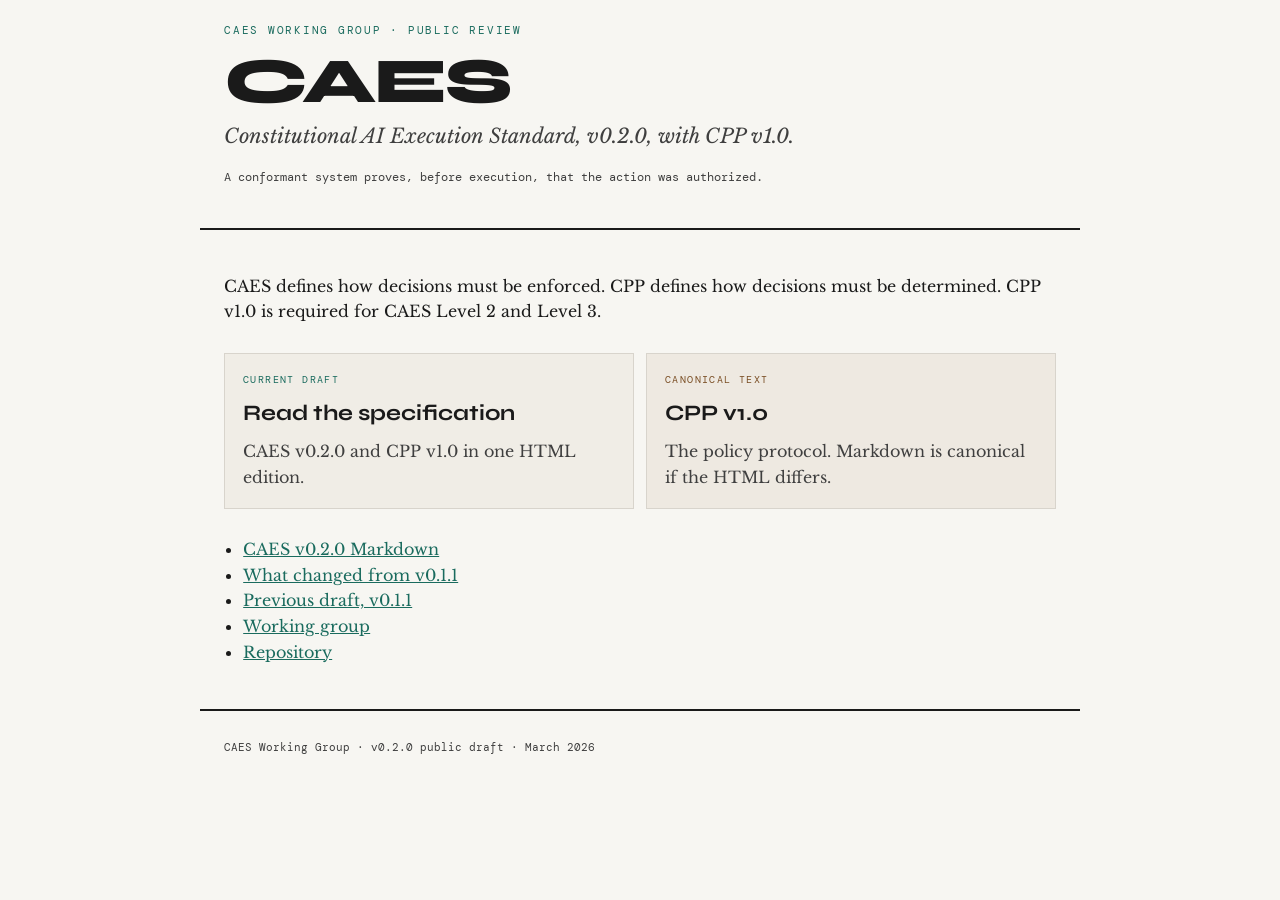
<file: index.html>
<!DOCTYPE html>
<html lang="en">
<head>
<meta charset="UTF-8">
<meta name="viewport" content="width=device-width, initial-scale=1.0">
<meta name="description" content="CAES v0.2.0 public draft and the CPP v1.0 Constitutional Policy Protocol.">
<title>CAES — Constitutional AI Execution Standard</title>
<link rel="preconnect" href="https://fonts.googleapis.com">
<link rel="preconnect" href="https://fonts.gstatic.com" crossorigin>
<link href="https://fonts.googleapis.com/css2?family=DM+Mono:wght@400;500&family=Libre+Baskerville:ital,wght@0,400;0,700;1,400&family=Syne:wght@700;800&display=swap" rel="stylesheet">
<style>
  :root {
    --paper: #f7f6f2;
    --ink: #1a1a1a;
    --ink-mid: #3f3f3f;
    --rule: #d8d4cc;
    --teal: #1a6b5e;
    --copper: #7a4e24;
    --mono: "DM Mono", ui-monospace, monospace;
    --serif: "Libre Baskerville", Georgia, serif;
    --display: Syne, sans-serif;
  }
  * { box-sizing: border-box; }
  body {
    margin: 0;
    background: var(--paper);
    color: var(--ink);
    font-family: var(--serif);
    line-height: 1.6;
  }
  header, main, footer { max-width: 880px; margin: 0 auto; padding: 28px 24px; }
  header { border-bottom: 2px solid var(--ink); padding-top: 22px; }
  .kicker {
    font-family: var(--mono);
    font-size: 11px;
    letter-spacing: 0.16em;
    text-transform: uppercase;
    color: var(--teal);
  }
  h1 {
    font-family: var(--display);
    font-weight: 800;
    font-size: clamp(40px, 8vw, 64px);
    letter-spacing: -0.03em;
    line-height: 0.95;
    margin: 12px 0 8px;
  }
  .sub { font-style: italic; font-size: 20px; color: var(--ink-mid); margin: 0 0 16px; }
  .meta { font-family: var(--mono); font-size: 12px; color: var(--ink-mid); }
  .cards { display: grid; grid-template-columns: 1fr 1fr; gap: 12px; margin: 28px 0; }
  a.card {
    display: block;
    text-decoration: none;
    color: inherit;
    border: 1px solid var(--rule);
    padding: 18px;
    background: #f0ede6;
  }
  a.card.cpp { background: rgba(122, 78, 36, 0.08); }
  a.card:hover { border-color: var(--ink); }
  .card span {
    display: block;
    font-family: var(--mono);
    font-size: 10px;
    letter-spacing: 0.14em;
    text-transform: uppercase;
    color: var(--teal);
    margin-bottom: 8px;
  }
  a.card.cpp span { color: var(--copper); }
  .card strong { font-family: var(--display); font-size: 22px; }
  .card p { margin: 8px 0 0; color: var(--ink-mid); }
  ul { padding-left: 1.2em; }
  a { color: var(--teal); }
  footer {
    border-top: 2px solid var(--ink);
    font-family: var(--mono);
    font-size: 11px;
    color: var(--ink-mid);
  }
  @media (max-width: 700px) {
    .cards { grid-template-columns: 1fr; }
  }
</style>
</head>
<body>
<header>
  <div class="kicker">CAES Working Group · Public Review</div>
  <h1>CAES</h1>
  <p class="sub">Constitutional AI Execution Standard, v0.2.0, with CPP v1.0.</p>
  <p class="meta">A conformant system proves, before execution, that the action was authorized.</p>
</header>
<main>
  <p>CAES defines how decisions must be enforced. CPP defines how decisions must be determined. CPP v1.0 is required for CAES Level 2 and Level 3.</p>
  <div class="cards">
    <a class="card" href="spec/caes-v0.2.0.html">
      <span>Current draft</span>
      <strong>Read the specification</strong>
      <p>CAES v0.2.0 and CPP v1.0 in one HTML edition.</p>
    </a>
    <a class="card cpp" href="CPP-v1.0.md">
      <span>Canonical text</span>
      <strong>CPP v1.0</strong>
      <p>The policy protocol. Markdown is canonical if the HTML differs.</p>
    </a>
  </div>
  <ul>
    <li><a href="caes-standard-v0.2.0-draft.md">CAES v0.2.0 Markdown</a></li>
    <li><a href="CAES_v0.2.0_CHANGES.md">What changed from v0.1.1</a></li>
    <li><a href="spec/caes-v0.1.1.html">Previous draft, v0.1.1</a></li>
    <li><a href="governance/GOVERNANCE.md">Working group</a></li>
    <li><a href="https://github.com/CAES-Standard/caes-standards-org">Repository</a></li>
  </ul>
</main>
<footer>
  CAES Working Group · v0.2.0 public draft · March 2026
</footer>
</body>
</html>
</file>
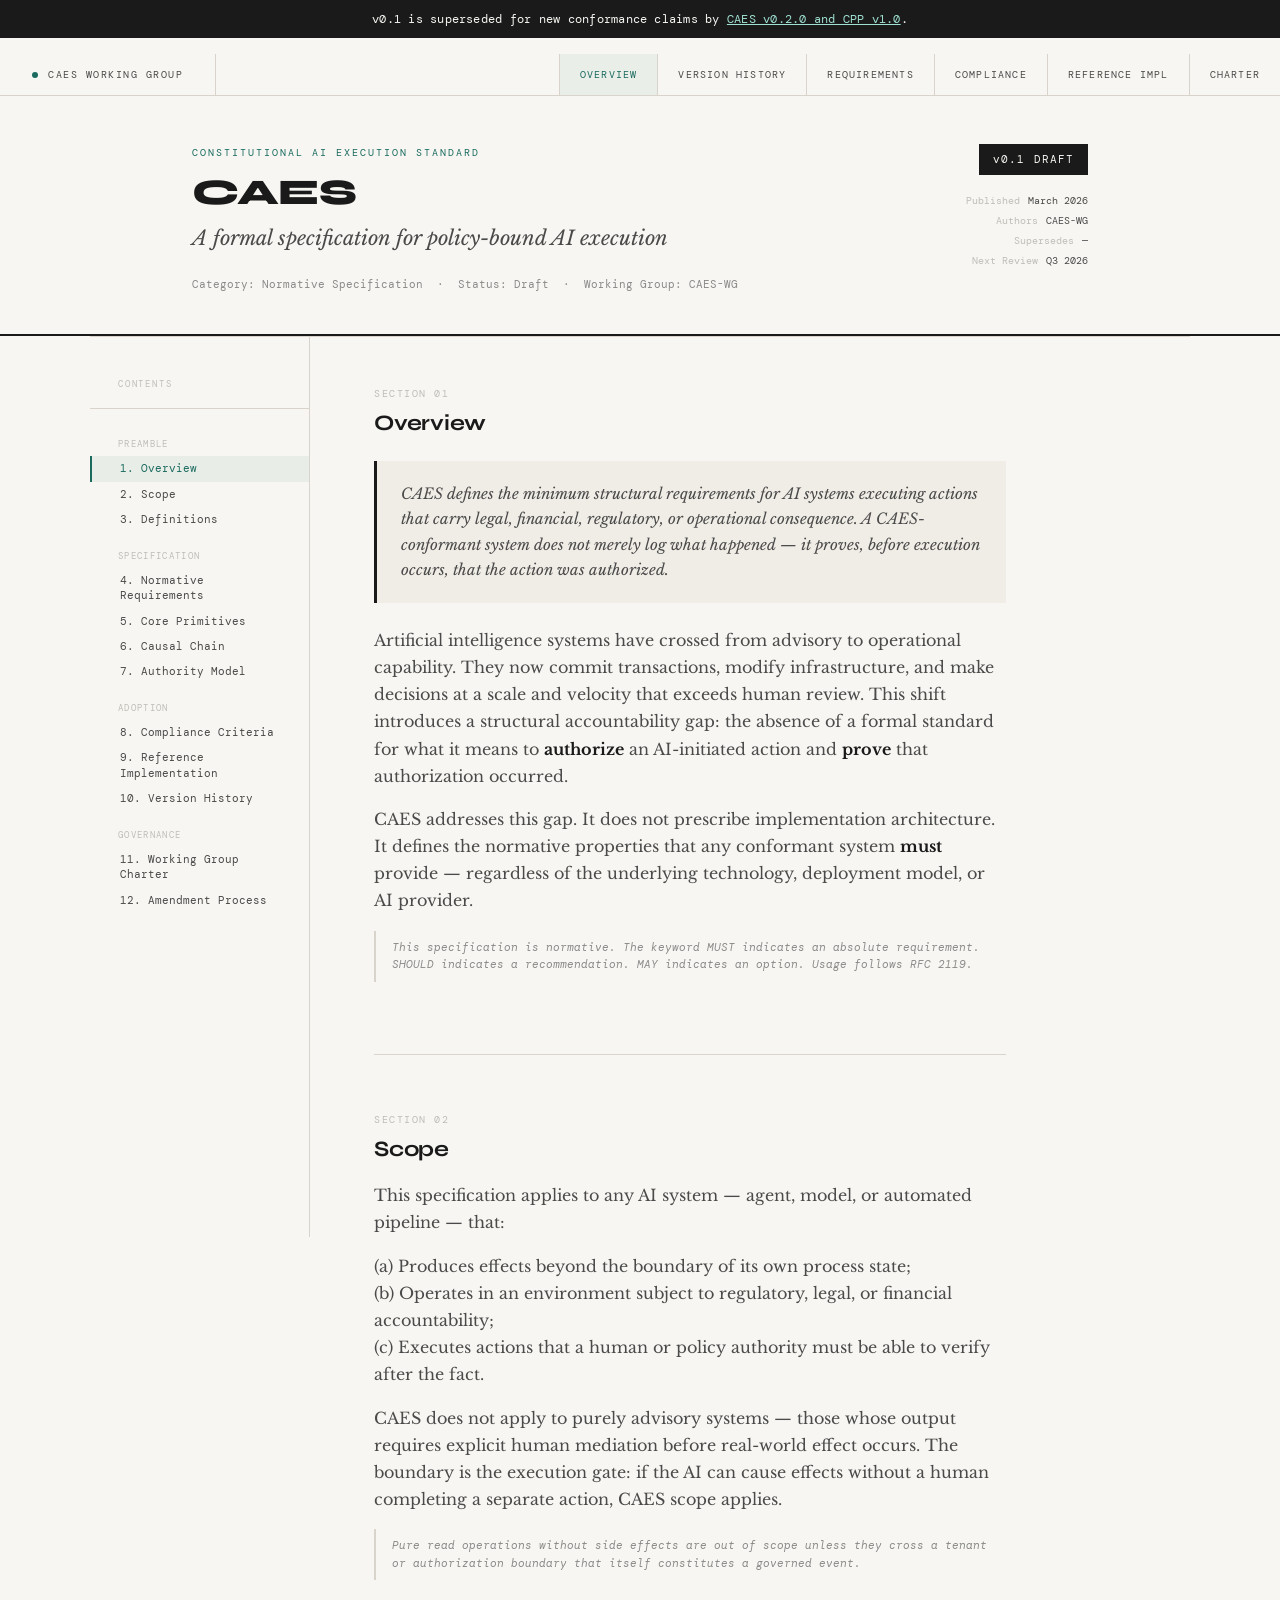
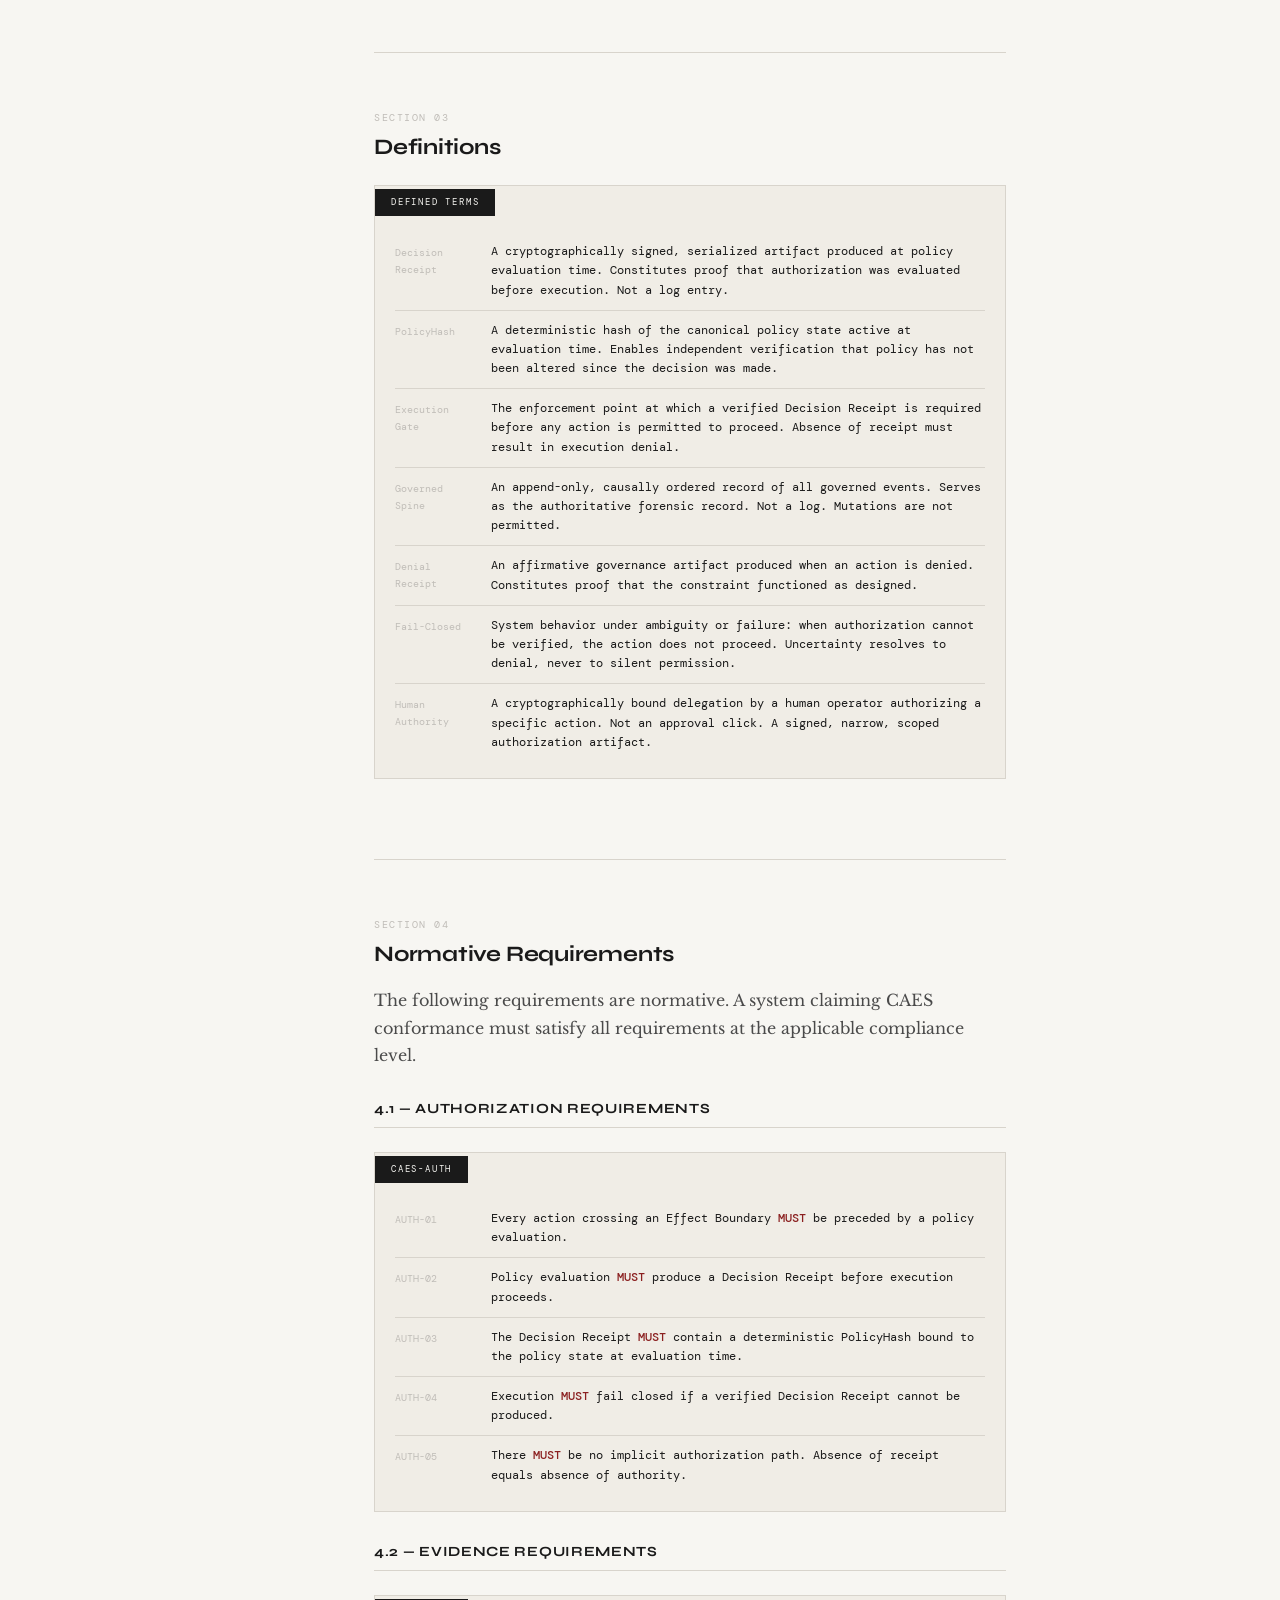
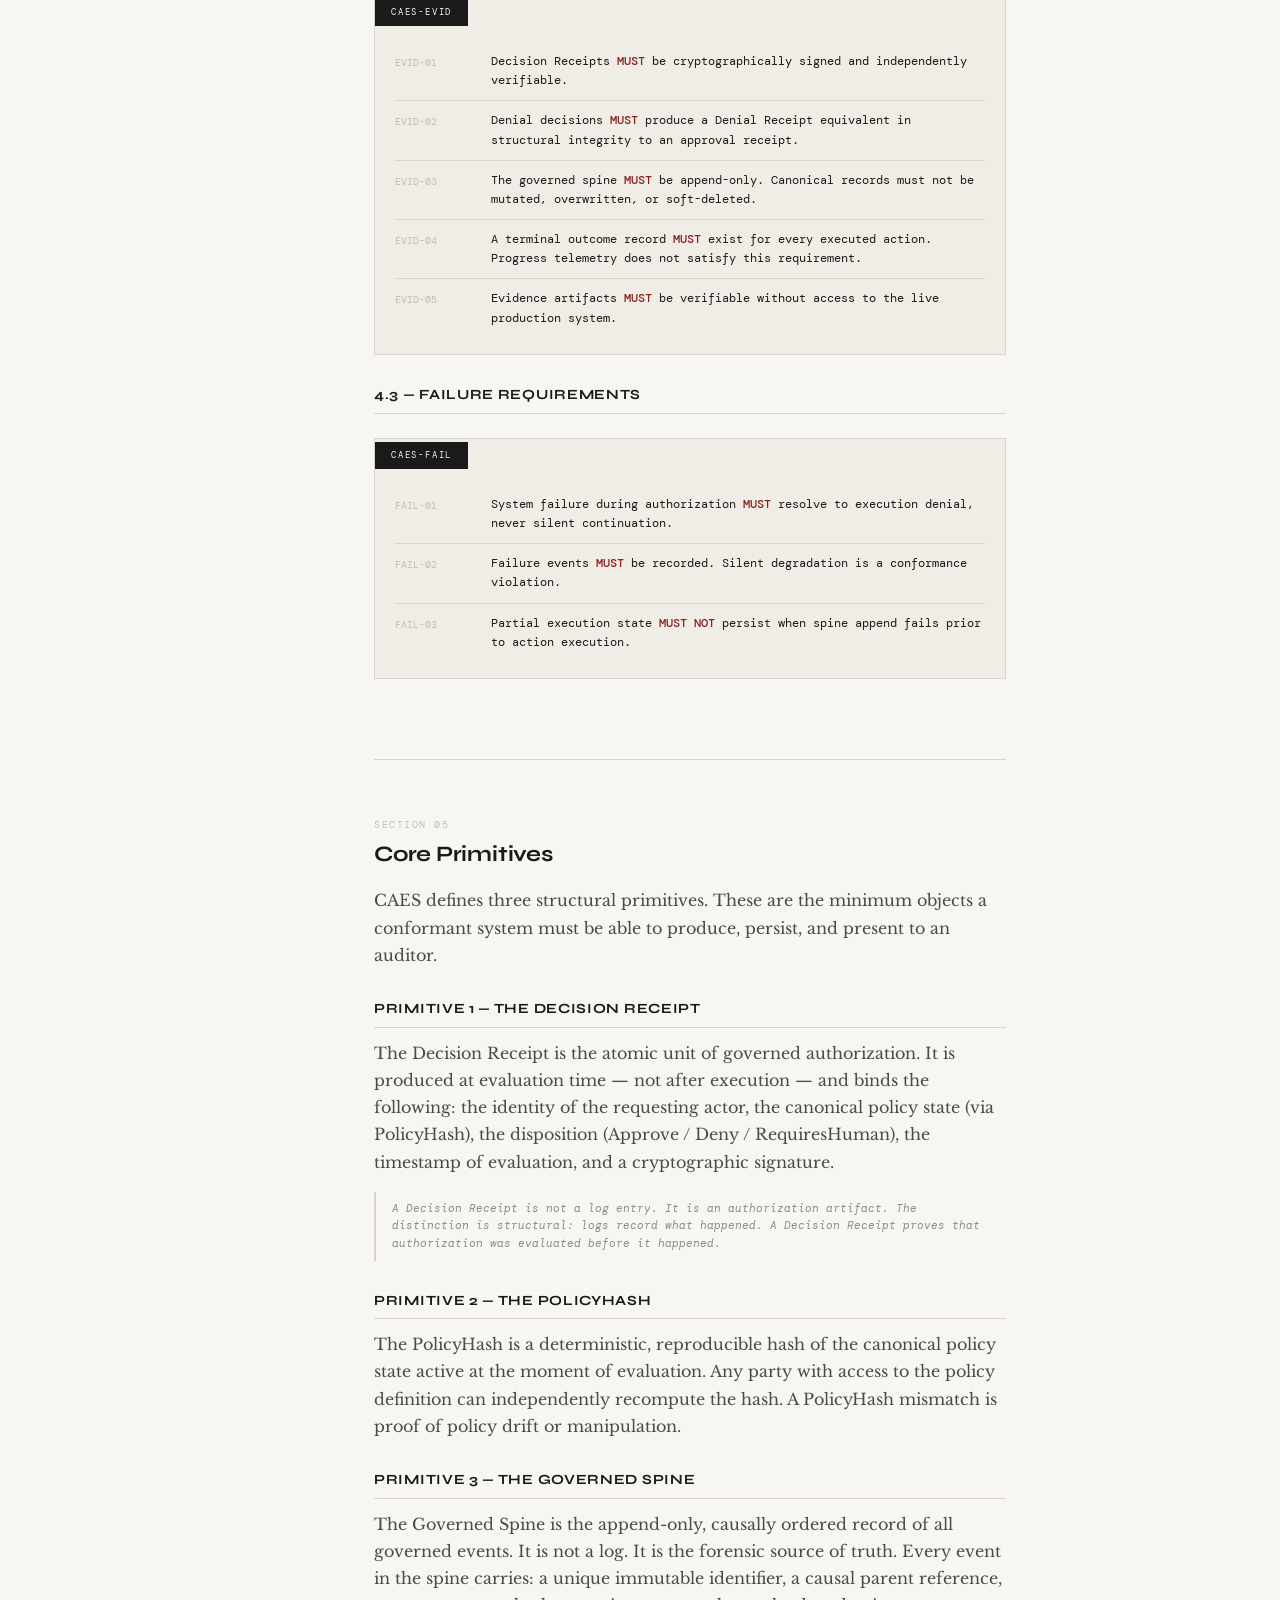
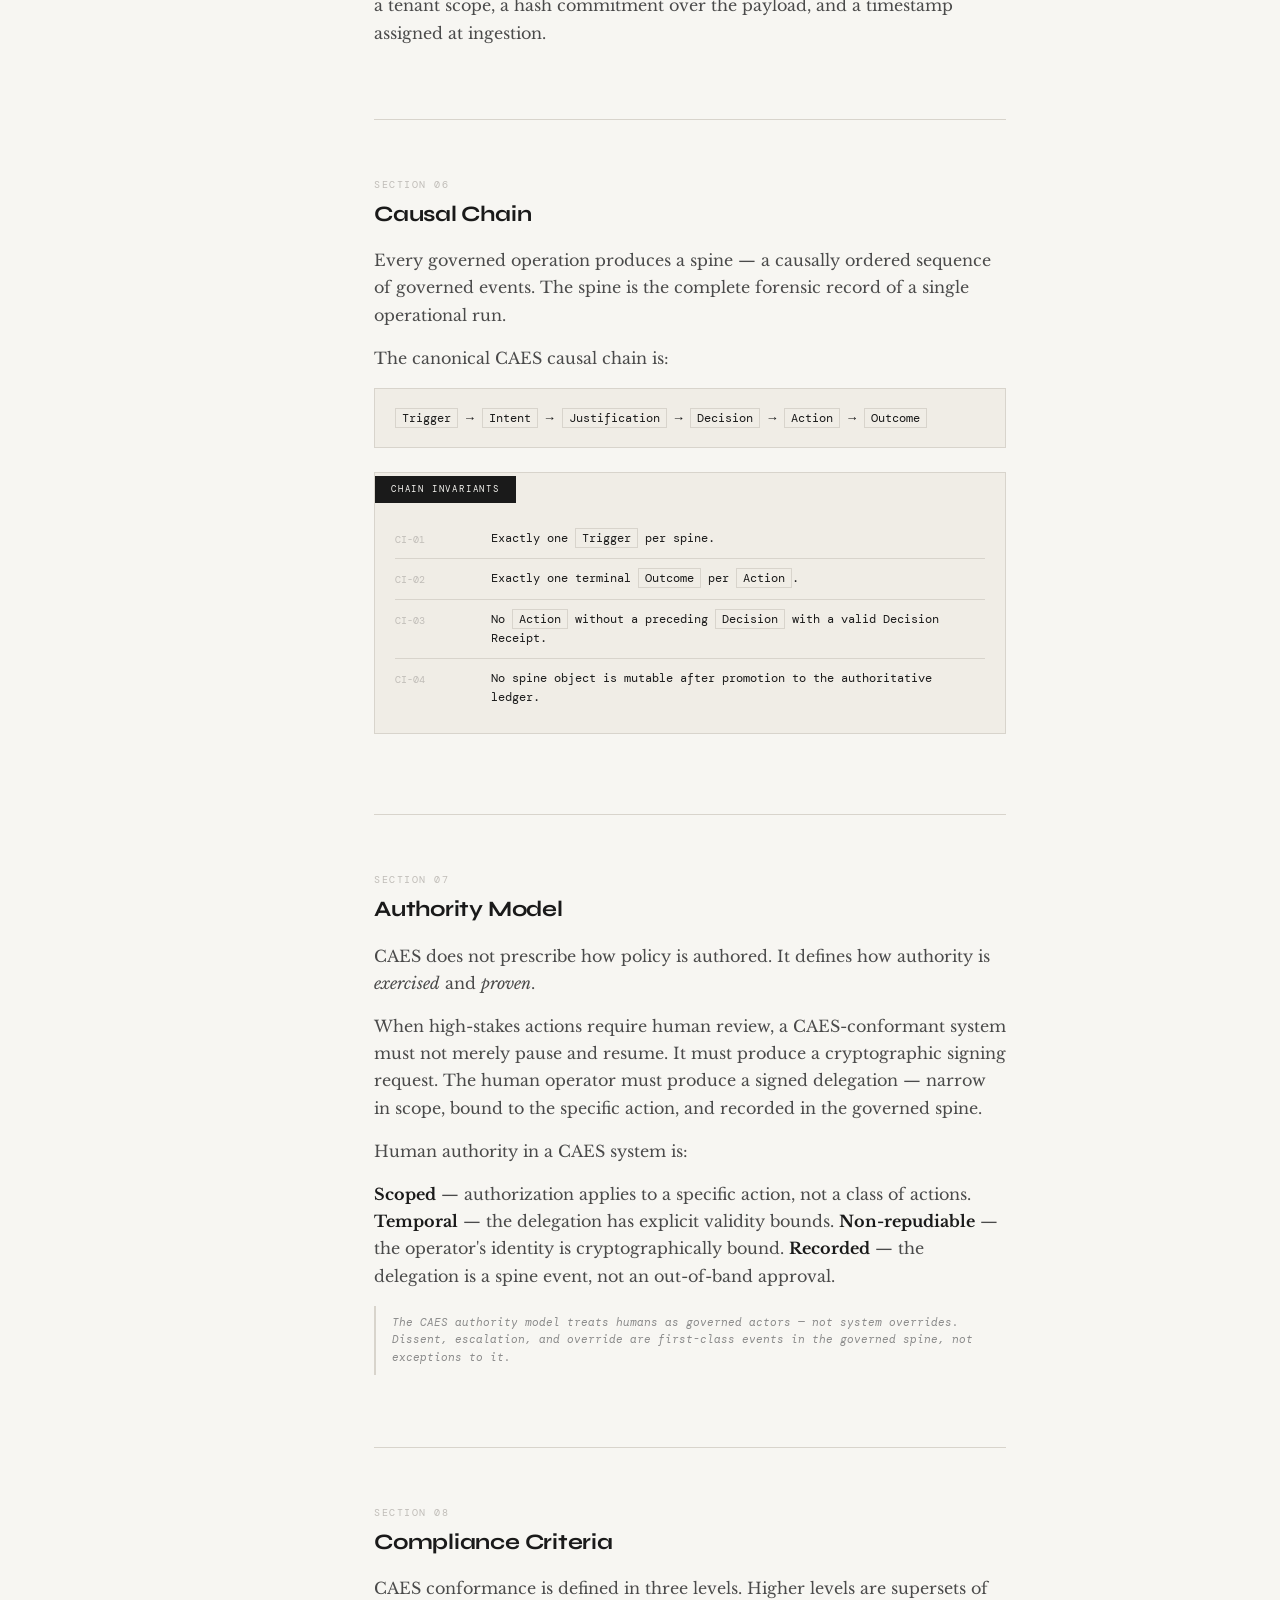
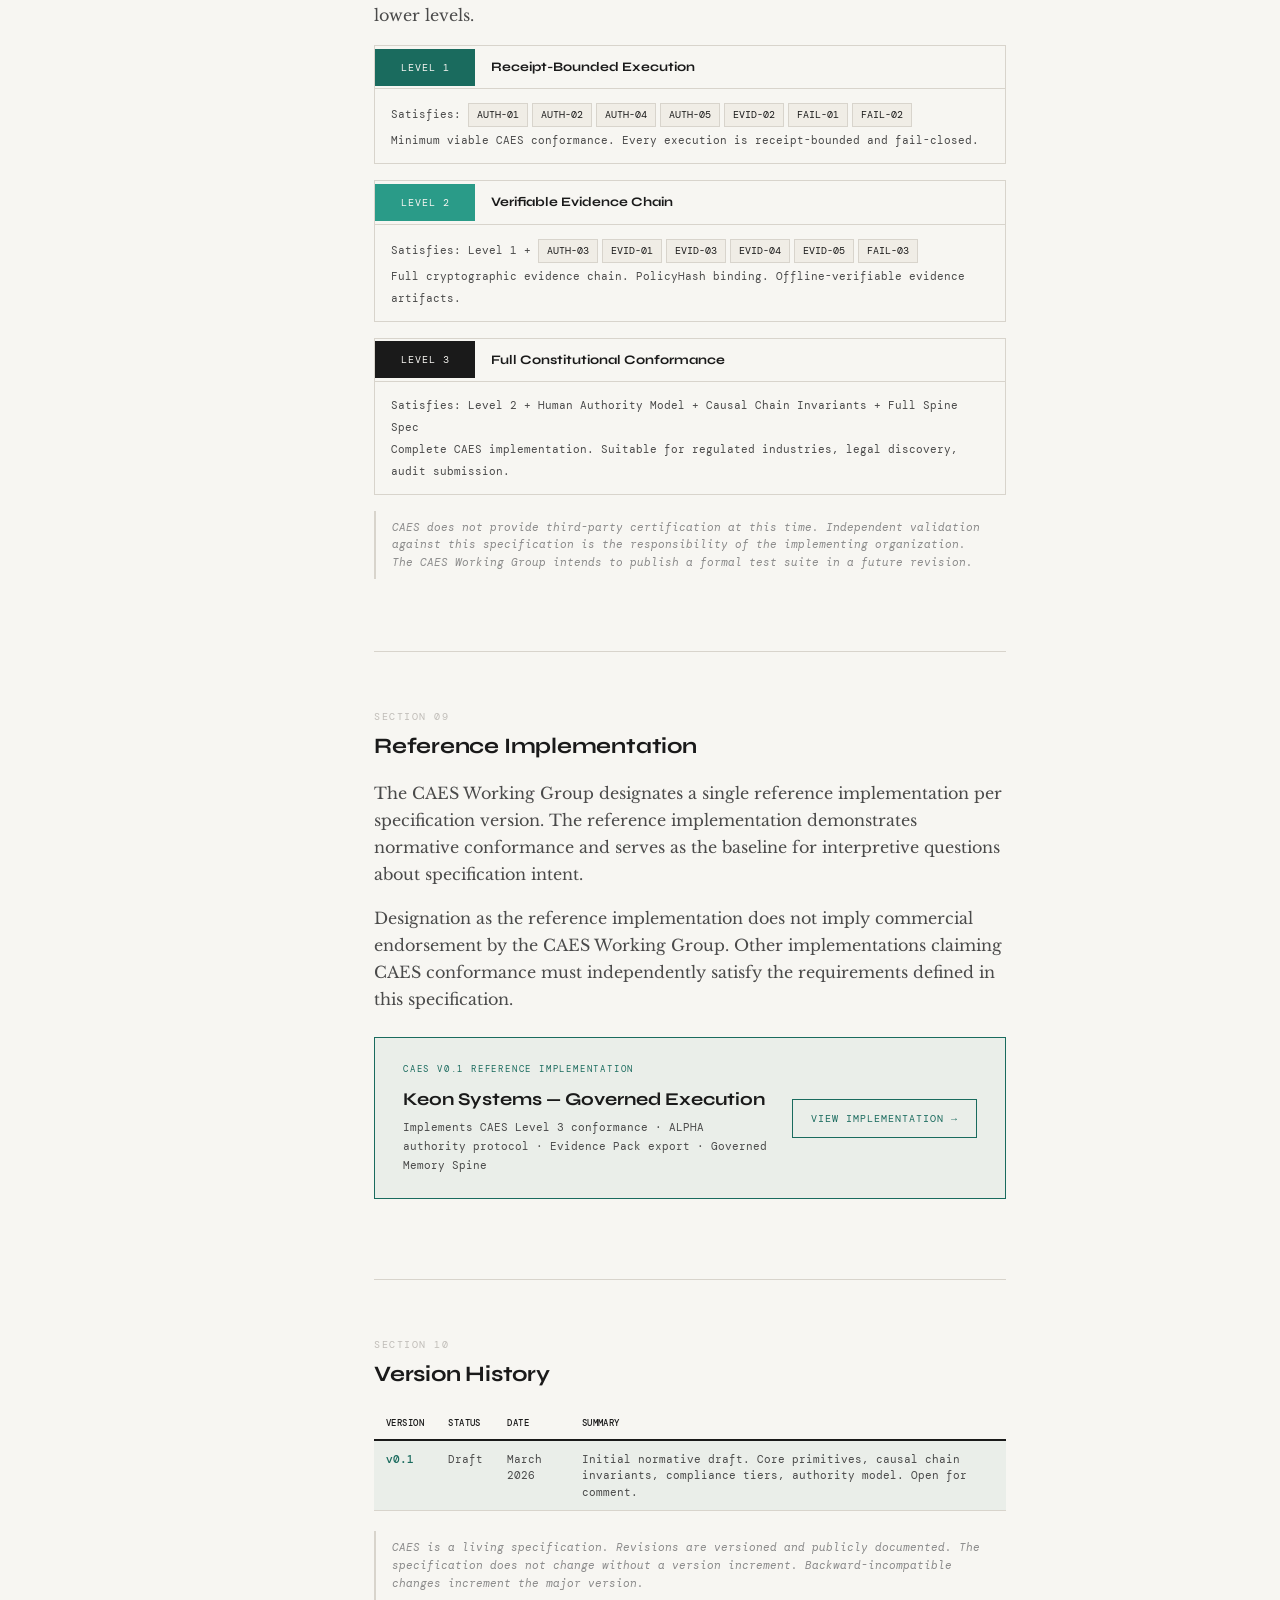
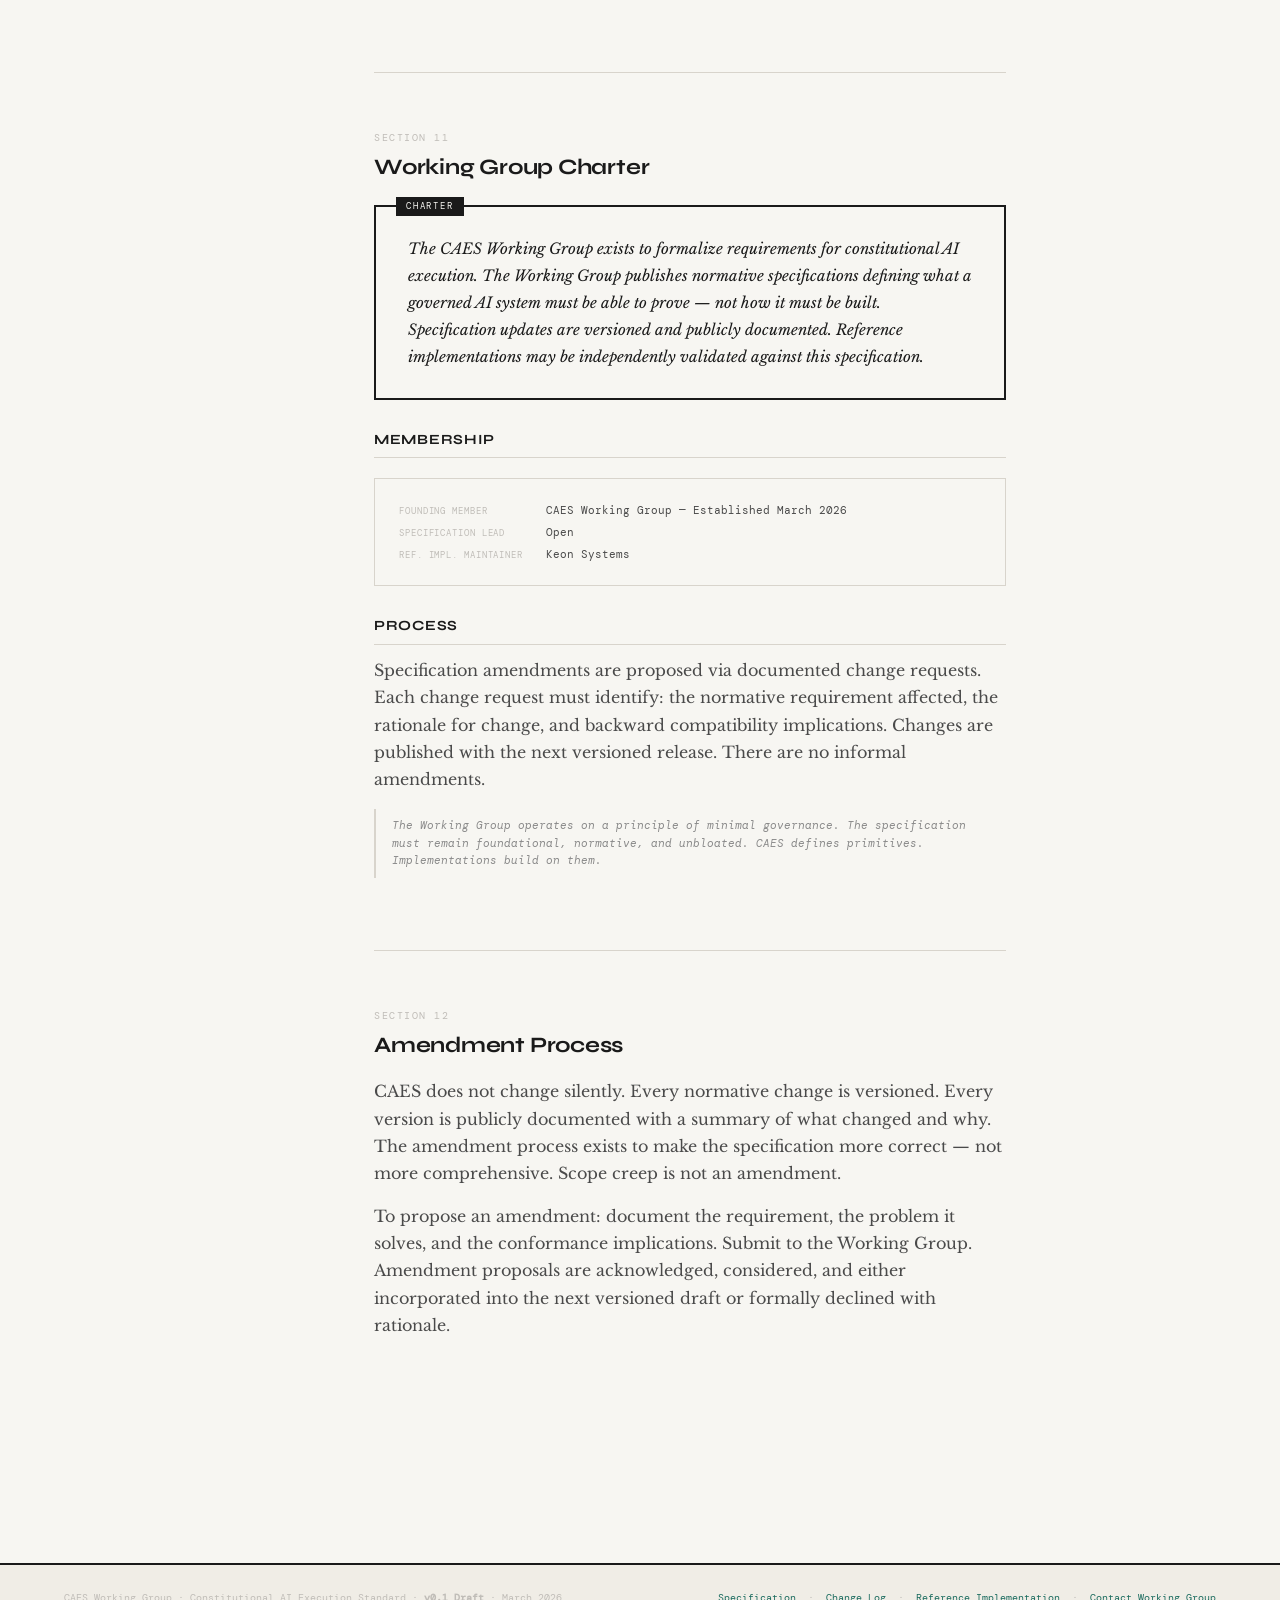
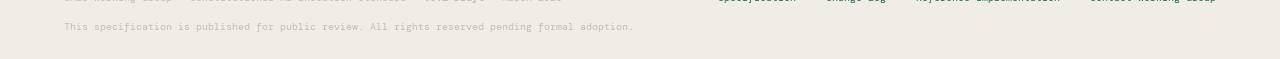
<file: src/index.html>
<!DOCTYPE html>
<html lang="en">
<head>
<meta charset="UTF-8">
<meta name="viewport" content="width=device-width, initial-scale=1.0">
<title>CAES — Constitutional AI Execution Standard · v0.1</title>
<link rel="preconnect" href="https://fonts.googleapis.com">
<link rel="preconnect" href="https://fonts.gstatic.com" crossorigin>
<link href="https://fonts.googleapis.com/css2?family=DM+Mono:ital,wght@0,300;0,400;0,500;1,400&family=Libre+Baskerville:ital,wght@0,400;0,700;1,400&family=Syne:wght@400;700;800&display=swap" rel="stylesheet">
<style>
  *, *::before, *::after { box-sizing: border-box; margin: 0; padding: 0; }

  :root {
    --paper: #f7f6f2;
    --paper-warm: #f0ede6;
    --ink: #1a1a1a;
    --ink-mid: #4a4a4a;
    --ink-light: #8a8a8a;
    --ink-ghost: #c0bdb8;
    --rule: #d8d4cc;
    --teal: #1a6b5e;
    --teal-light: #2a9b88;
    --teal-pale: rgba(26, 107, 94, 0.06);
    --red: #8b2020;
    --mono: 'DM Mono', monospace;
    --serif: 'Libre Baskerville', serif;
    --display: 'Syne', sans-serif;
    --col-width: 680px;
  }

  html { scroll-behavior: smooth; }

  body {
    background: var(--paper);
    color: var(--ink);
    font-family: var(--serif);
    line-height: 1.7;
    font-size: 16px;
  }

  /* ─── HEADER BAR ─── */
  .site-header {
    border-bottom: 2px solid var(--ink);
    padding: 0;
  }

  .header-top {
    display: flex;
    align-items: stretch;
    border-bottom: 1px solid var(--rule);
  }

  .header-org {
    padding: 12px 32px;
    border-right: 1px solid var(--rule);
    font-family: var(--mono);
    font-size: 10px;
    letter-spacing: 0.15em;
    text-transform: uppercase;
    color: var(--ink-mid);
    display: flex;
    align-items: center;
    gap: 10px;
  }
  .header-org-dot {
    width: 6px; height: 6px;
    background: var(--teal);
    border-radius: 50%;
  }

  .header-nav {
    display: flex;
    align-items: stretch;
    margin-left: auto;
  }
  .header-nav a {
    font-family: var(--mono);
    font-size: 10px;
    letter-spacing: 0.12em;
    text-transform: uppercase;
    color: var(--ink-mid);
    text-decoration: none;
    padding: 12px 20px;
    border-left: 1px solid var(--rule);
    display: flex;
    align-items: center;
    transition: background 0.15s, color 0.15s;
  }
  .header-nav a:hover { background: var(--paper-warm); color: var(--ink); }
  .header-nav a.active { color: var(--teal); background: var(--teal-pale); }

  /* RFC-style document header */
  .doc-header {
    padding: 48px 32px 40px;
    display: grid;
    grid-template-columns: 1fr auto;
    gap: 32px;
    align-items: start;
    max-width: 960px;
    margin: 0 auto;
  }

  .doc-title-block {}

  .doc-std-label {
    font-family: var(--mono);
    font-size: 10px;
    letter-spacing: 0.2em;
    text-transform: uppercase;
    color: var(--teal);
    margin-bottom: 12px;
  }

  .doc-title {
    font-family: var(--display);
    font-weight: 800;
    font-size: 36px;
    letter-spacing: -0.01em;
    line-height: 1.1;
    color: var(--ink);
    margin-bottom: 8px;
  }

  .doc-subtitle {
    font-family: var(--serif);
    font-style: italic;
    font-size: 20px;
    color: var(--ink-mid);
    margin-bottom: 20px;
  }

  .doc-formal {
    font-family: var(--mono);
    font-size: 11px;
    color: var(--ink-light);
    line-height: 1.8;
  }

  .doc-meta-block {
    text-align: right;
    flex-shrink: 0;
  }

  .version-badge {
    display: inline-block;
    background: var(--ink);
    color: var(--paper);
    font-family: var(--mono);
    font-size: 11px;
    letter-spacing: 0.1em;
    padding: 6px 14px;
    margin-bottom: 16px;
  }

  .doc-meta-table {
    font-family: var(--mono);
    font-size: 10px;
    color: var(--ink-light);
    text-align: right;
    line-height: 2;
  }
  .doc-meta-table .label { color: var(--ink-ghost); margin-right: 8px; }
  .doc-meta-table .val { color: var(--ink-mid); }

  /* ─── LAYOUT ─── */
  .page-body {
    display: grid;
    grid-template-columns: 220px 1fr;
    max-width: 1100px;
    margin: 0 auto;
    border-top: 1px solid var(--rule);
    min-height: 100vh;
  }

  /* ─── SIDEBAR TOC ─── */
  .sidebar {
    border-right: 1px solid var(--rule);
    padding: 40px 0;
    position: sticky;
    top: 0;
    height: 100vh;
    overflow-y: auto;
  }

  .toc-label {
    font-family: var(--mono);
    font-size: 9px;
    letter-spacing: 0.2em;
    text-transform: uppercase;
    color: var(--ink-ghost);
    padding: 0 28px 16px;
    border-bottom: 1px solid var(--rule);
    margin-bottom: 16px;
  }

  .toc-section {
    margin-bottom: 4px;
  }

  .toc-section-label {
    font-family: var(--mono);
    font-size: 9px;
    letter-spacing: 0.15em;
    text-transform: uppercase;
    color: var(--ink-ghost);
    padding: 12px 28px 4px;
  }

  .toc-link {
    display: block;
    font-family: var(--mono);
    font-size: 11px;
    color: var(--ink-mid);
    text-decoration: none;
    padding: 5px 28px;
    transition: all 0.15s;
    border-left: 2px solid transparent;
    line-height: 1.4;
  }
  .toc-link:hover { color: var(--ink); border-left-color: var(--ink-ghost); }
  .toc-link.active { color: var(--teal); border-left-color: var(--teal); background: var(--teal-pale); }

  /* ─── MAIN CONTENT ─── */
  main {
    padding: 48px 64px 96px;
    max-width: 760px;
  }

  /* RFC-style section headers */
  .spec-section {
    margin-bottom: 56px;
    padding-bottom: 56px;
    border-bottom: 1px solid var(--rule);
  }
  .spec-section:last-child { border-bottom: none; }

  .section-num {
    font-family: var(--mono);
    font-size: 10px;
    letter-spacing: 0.15em;
    color: var(--ink-ghost);
    text-transform: uppercase;
    margin-bottom: 8px;
  }

  h2 {
    font-family: var(--display);
    font-weight: 700;
    font-size: 22px;
    letter-spacing: -0.01em;
    color: var(--ink);
    margin-bottom: 20px;
    line-height: 1.2;
  }

  h3 {
    font-family: var(--display);
    font-weight: 700;
    font-size: 14px;
    letter-spacing: 0.05em;
    text-transform: uppercase;
    color: var(--ink);
    margin: 28px 0 12px;
    padding-bottom: 6px;
    border-bottom: 1px solid var(--rule);
  }

  p {
    margin-bottom: 16px;
    color: var(--ink-mid);
  }
  p strong { color: var(--ink); font-weight: 700; }

  /* Abstract callout */
  .abstract-block {
    background: var(--paper-warm);
    border-left: 3px solid var(--ink);
    padding: 20px 24px;
    margin: 24px 0;
    font-style: italic;
    color: var(--ink-mid);
    font-size: 15px;
    line-height: 1.7;
  }

  /* NORMATIVE requirements */
  .normative-block {
    border: 1px solid var(--rule);
    background: var(--paper-warm);
    margin: 24px 0;
  }

  .normative-header {
    font-family: var(--mono);
    font-size: 9px;
    letter-spacing: 0.2em;
    text-transform: uppercase;
    color: var(--paper);
    background: var(--ink);
    padding: 6px 16px;
    display: inline-block;
  }

  .normative-body {
    padding: 16px 20px;
  }

  .req-row {
    display: grid;
    grid-template-columns: 80px 1fr;
    gap: 16px;
    padding: 10px 0;
    border-bottom: 1px solid var(--rule);
    align-items: start;
  }
  .req-row:last-child { border-bottom: none; }

  .req-id {
    font-family: var(--mono);
    font-size: 10px;
    color: var(--ink-ghost);
    padding-top: 2px;
  }

  .req-text {
    font-family: var(--mono);
    font-size: 12px;
    color: var(--ink);
    line-height: 1.6;
  }
  .req-text .must {
    color: var(--red);
    font-weight: 500;
    text-transform: uppercase;
  }

  /* Version table */
  .version-table {
    width: 100%;
    border-collapse: collapse;
    font-family: var(--mono);
    font-size: 11px;
    margin: 20px 0;
  }
  .version-table th {
    text-align: left;
    padding: 8px 12px;
    border-bottom: 2px solid var(--ink);
    color: var(--ink);
    font-weight: 500;
    letter-spacing: 0.05em;
    text-transform: uppercase;
    font-size: 9px;
  }
  .version-table td {
    padding: 10px 12px;
    border-bottom: 1px solid var(--rule);
    color: var(--ink-mid);
    vertical-align: top;
    line-height: 1.5;
  }
  .version-table tr:hover td { background: var(--paper-warm); }
  .version-table .ver { color: var(--teal); font-weight: 500; }
  .version-table .current td { background: var(--teal-pale); }

  /* Compliance tiers */
  .tier-block {
    border: 1px solid var(--rule);
    margin: 16px 0;
    overflow: hidden;
  }

  .tier-header {
    display: grid;
    grid-template-columns: 100px 1fr;
    align-items: center;
    border-bottom: 1px solid var(--rule);
  }

  .tier-level {
    font-family: var(--mono);
    font-size: 10px;
    letter-spacing: 0.1em;
    text-transform: uppercase;
    color: var(--paper);
    background: var(--ink);
    padding: 10px 16px;
    text-align: center;
  }
  .tier-level.l1 { background: var(--teal); }
  .tier-level.l2 { background: var(--teal-light); }
  .tier-level.l3 { background: var(--ink); }

  .tier-name {
    font-family: var(--display);
    font-weight: 700;
    font-size: 13px;
    padding: 10px 16px;
    color: var(--ink);
  }

  .tier-reqs {
    padding: 12px 16px;
    font-family: var(--mono);
    font-size: 11px;
    color: var(--ink-mid);
    line-height: 2;
  }
  .tier-reqs span {
    display: inline-block;
    background: var(--paper-warm);
    border: 1px solid var(--rule);
    padding: 1px 8px;
    margin: 2px 4px 2px 0;
    font-size: 10px;
    color: var(--ink);
  }

  /* Charter block */
  .charter-block {
    border: 2px solid var(--ink);
    padding: 28px 32px;
    margin: 24px 0;
    position: relative;
  }
  .charter-block::before {
    content: 'CHARTER';
    position: absolute;
    top: -10px; left: 20px;
    font-family: var(--mono);
    font-size: 9px;
    letter-spacing: 0.2em;
    color: var(--paper);
    background: var(--ink);
    padding: 2px 10px;
  }
  .charter-block p {
    font-size: 15px;
    line-height: 1.8;
    color: var(--ink);
    font-style: italic;
    margin: 0;
  }

  /* Reference impl block */
  .ref-impl-block {
    border: 1px solid var(--teal);
    background: var(--teal-pale);
    padding: 24px 28px;
    margin: 24px 0;
    display: grid;
    grid-template-columns: 1fr auto;
    gap: 24px;
    align-items: center;
  }
  .ref-impl-label {
    font-family: var(--mono);
    font-size: 9px;
    letter-spacing: 0.2em;
    text-transform: uppercase;
    color: var(--teal);
    margin-bottom: 6px;
  }
  .ref-impl-name {
    font-family: var(--display);
    font-weight: 700;
    font-size: 18px;
    color: var(--ink);
    margin-bottom: 4px;
  }
  .ref-impl-desc {
    font-family: var(--mono);
    font-size: 11px;
    color: var(--ink-mid);
    margin: 0;
  }
  .ref-impl-link {
    font-family: var(--mono);
    font-size: 10px;
    letter-spacing: 0.1em;
    text-transform: uppercase;
    color: var(--teal);
    text-decoration: none;
    border: 1px solid var(--teal);
    padding: 10px 18px;
    white-space: nowrap;
    transition: all 0.15s;
    flex-shrink: 0;
  }
  .ref-impl-link:hover { background: var(--teal); color: var(--paper); }

  /* Working group members */
  .wg-block {
    font-family: var(--mono);
    font-size: 11px;
    color: var(--ink-mid);
    line-height: 2;
    border: 1px solid var(--rule);
    padding: 20px 24px;
    margin: 20px 0;
  }
  .wg-block .wg-role {
    color: var(--ink-ghost);
    font-size: 9px;
    letter-spacing: 0.1em;
    text-transform: uppercase;
    display: inline-block;
    min-width: 140px;
  }

  /* Inline code */
  code {
    font-family: var(--mono);
    font-size: 12px;
    background: var(--paper-warm);
    border: 1px solid var(--rule);
    padding: 1px 6px;
    color: var(--ink);
  }

  /* Note blocks */
  .note {
    font-family: var(--mono);
    font-size: 11px;
    color: var(--ink-light);
    border-left: 2px solid var(--rule);
    padding: 8px 16px;
    margin: 16px 0;
    font-style: italic;
    line-height: 1.6;
  }

  /* Footer */
  footer {
    border-top: 2px solid var(--ink);
    padding: 24px 64px;
    display: flex;
    justify-content: space-between;
    align-items: center;
    font-family: var(--mono);
    font-size: 10px;
    color: var(--ink-ghost);
    background: var(--paper-warm);
    flex-wrap: wrap;
    gap: 12px;
  }
  footer a { color: var(--teal); text-decoration: none; }

  .superseded {
    background: #1a1a1a;
    color: #f7f6f2;
    font-family: 'DM Mono', monospace;
    font-size: 12px;
    letter-spacing: 0.02em;
    text-align: center;
    padding: 10px 16px;
    line-height: 1.5;
  }
  .superseded a { color: #9fe0d2; }
</style>
</head>
<body>
<p class="superseded">v0.1 is superseded for new conformance claims by <a href="../spec/caes-v0.2.0.html">CAES v0.2.0 and CPP v1.0</a>.</p>

<!-- HEADER -->
<header class="site-header">
  <div class="header-top">
    <div class="header-org">
      <span class="header-org-dot"></span>
      CAES Working Group
    </div>
    <nav class="header-nav">
      <a href="#overview" class="active">Overview</a>
      <a href="#versions">Version History</a>
      <a href="#normative">Requirements</a>
      <a href="#compliance">Compliance</a>
      <a href="#reference">Reference Impl</a>
      <a href="#charter">Charter</a>
    </nav>
  </div>

  <div class="doc-header">
    <div class="doc-title-block">
      <div class="doc-std-label">Constitutional AI Execution Standard</div>
      <div class="doc-title">CAES</div>
      <div class="doc-subtitle">A formal specification for policy-bound AI execution</div>
      <div class="doc-formal">
        Category: Normative Specification &nbsp;·&nbsp; Status: Draft &nbsp;·&nbsp; Working Group: CAES-WG
      </div>
    </div>
    <div class="doc-meta-block">
      <div class="version-badge">v0.1 DRAFT</div>
      <div class="doc-meta-table">
        <div><span class="label">Published</span><span class="val">March 2026</span></div>
        <div><span class="label">Authors</span><span class="val">CAES-WG</span></div>
        <div><span class="label">Supersedes</span><span class="val">—</span></div>
        <div><span class="label">Next Review</span><span class="val">Q3 2026</span></div>
      </div>
    </div>
  </div>
</header>

<!-- PAGE BODY -->
<div class="page-body">

  <!-- SIDEBAR TOC -->
  <aside class="sidebar">
    <div class="toc-label">Contents</div>

    <div class="toc-section">
      <div class="toc-section-label">Preamble</div>
      <a href="#overview" class="toc-link active">1. Overview</a>
      <a href="#scope" class="toc-link">2. Scope</a>
      <a href="#definitions" class="toc-link">3. Definitions</a>
    </div>

    <div class="toc-section">
      <div class="toc-section-label">Specification</div>
      <a href="#normative" class="toc-link">4. Normative Requirements</a>
      <a href="#primitives" class="toc-link">5. Core Primitives</a>
      <a href="#causal-chain" class="toc-link">6. Causal Chain</a>
      <a href="#authority" class="toc-link">7. Authority Model</a>
    </div>

    <div class="toc-section">
      <div class="toc-section-label">Adoption</div>
      <a href="#compliance" class="toc-link">8. Compliance Criteria</a>
      <a href="#reference" class="toc-link">9. Reference Implementation</a>
      <a href="#versions" class="toc-link">10. Version History</a>
    </div>

    <div class="toc-section">
      <div class="toc-section-label">Governance</div>
      <a href="#charter" class="toc-link">11. Working Group Charter</a>
      <a href="#process" class="toc-link">12. Amendment Process</a>
    </div>
  </aside>

  <!-- MAIN -->
  <main>

    <!-- 1. OVERVIEW -->
    <section class="spec-section" id="overview">
      <div class="section-num">Section 01</div>
      <h2>Overview</h2>
      <div class="abstract-block">
        CAES defines the minimum structural requirements for AI systems executing actions that carry legal, financial, regulatory, or operational consequence. A CAES-conformant system does not merely log what happened — it proves, before execution occurs, that the action was authorized.
      </div>
      <p>Artificial intelligence systems have crossed from advisory to operational capability. They now commit transactions, modify infrastructure, and make decisions at a scale and velocity that exceeds human review. This shift introduces a structural accountability gap: the absence of a formal standard for what it means to <strong>authorize</strong> an AI-initiated action and <strong>prove</strong> that authorization occurred.</p>
      <p>CAES addresses this gap. It does not prescribe implementation architecture. It defines the normative properties that any conformant system <strong>must</strong> provide — regardless of the underlying technology, deployment model, or AI provider.</p>
      <div class="note">
        This specification is normative. The keyword MUST indicates an absolute requirement. SHOULD indicates a recommendation. MAY indicates an option. Usage follows RFC 2119.
      </div>
    </section>

    <!-- 2. SCOPE -->
    <section class="spec-section" id="scope">
      <div class="section-num">Section 02</div>
      <h2>Scope</h2>
      <p>This specification applies to any AI system — agent, model, or automated pipeline — that:</p>
      <p>
        (a) Produces effects beyond the boundary of its own process state;<br>
        (b) Operates in an environment subject to regulatory, legal, or financial accountability;<br>
        (c) Executes actions that a human or policy authority must be able to verify after the fact.
      </p>
      <p>CAES does not apply to purely advisory systems — those whose output requires explicit human mediation before real-world effect occurs. The boundary is the execution gate: if the AI can cause effects without a human completing a separate action, CAES scope applies.</p>
      <div class="note">Pure read operations without side effects are out of scope unless they cross a tenant or authorization boundary that itself constitutes a governed event.</div>
    </section>

    <!-- 3. DEFINITIONS -->
    <section class="spec-section" id="definitions">
      <div class="section-num">Section 03</div>
      <h2>Definitions</h2>
      <div class="normative-block">
        <div class="normative-header">Defined Terms</div>
        <div class="normative-body">
          <div class="req-row">
            <div class="req-id">Decision Receipt</div>
            <div class="req-text">A cryptographically signed, serialized artifact produced at policy evaluation time. Constitutes proof that authorization was evaluated before execution. Not a log entry.</div>
          </div>
          <div class="req-row">
            <div class="req-id">PolicyHash</div>
            <div class="req-text">A deterministic hash of the canonical policy state active at evaluation time. Enables independent verification that policy has not been altered since the decision was made.</div>
          </div>
          <div class="req-row">
            <div class="req-id">Execution Gate</div>
            <div class="req-text">The enforcement point at which a verified Decision Receipt is required before any action is permitted to proceed. Absence of receipt must result in execution denial.</div>
          </div>
          <div class="req-row">
            <div class="req-id">Governed Spine</div>
            <div class="req-text">An append-only, causally ordered record of all governed events. Serves as the authoritative forensic record. Not a log. Mutations are not permitted.</div>
          </div>
          <div class="req-row">
            <div class="req-id">Denial Receipt</div>
            <div class="req-text">An affirmative governance artifact produced when an action is denied. Constitutes proof that the constraint functioned as designed.</div>
          </div>
          <div class="req-row">
            <div class="req-id">Fail-Closed</div>
            <div class="req-text">System behavior under ambiguity or failure: when authorization cannot be verified, the action does not proceed. Uncertainty resolves to denial, never to silent permission.</div>
          </div>
          <div class="req-row">
            <div class="req-id">Human Authority</div>
            <div class="req-text">A cryptographically bound delegation by a human operator authorizing a specific action. Not an approval click. A signed, narrow, scoped authorization artifact.</div>
          </div>
        </div>
      </div>
    </section>

    <!-- 4. NORMATIVE REQUIREMENTS -->
    <section class="spec-section" id="normative">
      <div class="section-num">Section 04</div>
      <h2>Normative Requirements</h2>
      <p>The following requirements are normative. A system claiming CAES conformance must satisfy all requirements at the applicable compliance level.</p>

      <h3>4.1 — Authorization Requirements</h3>
      <div class="normative-block">
        <div class="normative-header">CAES-AUTH</div>
        <div class="normative-body">
          <div class="req-row">
            <div class="req-id">AUTH-01</div>
            <div class="req-text">Every action crossing an Effect Boundary <span class="must">must</span> be preceded by a policy evaluation.</div>
          </div>
          <div class="req-row">
            <div class="req-id">AUTH-02</div>
            <div class="req-text">Policy evaluation <span class="must">must</span> produce a Decision Receipt before execution proceeds.</div>
          </div>
          <div class="req-row">
            <div class="req-id">AUTH-03</div>
            <div class="req-text">The Decision Receipt <span class="must">must</span> contain a deterministic PolicyHash bound to the policy state at evaluation time.</div>
          </div>
          <div class="req-row">
            <div class="req-id">AUTH-04</div>
            <div class="req-text">Execution <span class="must">must</span> fail closed if a verified Decision Receipt cannot be produced.</div>
          </div>
          <div class="req-row">
            <div class="req-id">AUTH-05</div>
            <div class="req-text">There <span class="must">must</span> be no implicit authorization path. Absence of receipt equals absence of authority.</div>
          </div>
        </div>
      </div>

      <h3>4.2 — Evidence Requirements</h3>
      <div class="normative-block">
        <div class="normative-header">CAES-EVID</div>
        <div class="normative-body">
          <div class="req-row">
            <div class="req-id">EVID-01</div>
            <div class="req-text">Decision Receipts <span class="must">must</span> be cryptographically signed and independently verifiable.</div>
          </div>
          <div class="req-row">
            <div class="req-id">EVID-02</div>
            <div class="req-text">Denial decisions <span class="must">must</span> produce a Denial Receipt equivalent in structural integrity to an approval receipt.</div>
          </div>
          <div class="req-row">
            <div class="req-id">EVID-03</div>
            <div class="req-text">The governed spine <span class="must">must</span> be append-only. Canonical records must not be mutated, overwritten, or soft-deleted.</div>
          </div>
          <div class="req-row">
            <div class="req-id">EVID-04</div>
            <div class="req-text">A terminal outcome record <span class="must">must</span> exist for every executed action. Progress telemetry does not satisfy this requirement.</div>
          </div>
          <div class="req-row">
            <div class="req-id">EVID-05</div>
            <div class="req-text">Evidence artifacts <span class="must">must</span> be verifiable without access to the live production system.</div>
          </div>
        </div>
      </div>

      <h3>4.3 — Failure Requirements</h3>
      <div class="normative-block">
        <div class="normative-header">CAES-FAIL</div>
        <div class="normative-body">
          <div class="req-row">
            <div class="req-id">FAIL-01</div>
            <div class="req-text">System failure during authorization <span class="must">must</span> resolve to execution denial, never silent continuation.</div>
          </div>
          <div class="req-row">
            <div class="req-id">FAIL-02</div>
            <div class="req-text">Failure events <span class="must">must</span> be recorded. Silent degradation is a conformance violation.</div>
          </div>
          <div class="req-row">
            <div class="req-id">FAIL-03</div>
            <div class="req-text">Partial execution state <span class="must not">must not</span> persist when spine append fails prior to action execution.</div>
          </div>
        </div>
      </div>
    </section>

    <!-- 5. CORE PRIMITIVES -->
    <section class="spec-section" id="primitives">
      <div class="section-num">Section 05</div>
      <h2>Core Primitives</h2>
      <p>CAES defines three structural primitives. These are the minimum objects a conformant system must be able to produce, persist, and present to an auditor.</p>

      <h3>Primitive 1 — The Decision Receipt</h3>
      <p>The Decision Receipt is the atomic unit of governed authorization. It is produced at evaluation time — not after execution — and binds the following: the identity of the requesting actor, the canonical policy state (via PolicyHash), the disposition (Approve / Deny / RequiresHuman), the timestamp of evaluation, and a cryptographic signature.</p>
      <div class="note">A Decision Receipt is not a log entry. It is an authorization artifact. The distinction is structural: logs record what happened. A Decision Receipt proves that authorization was evaluated before it happened.</div>

      <h3>Primitive 2 — The PolicyHash</h3>
      <p>The PolicyHash is a deterministic, reproducible hash of the canonical policy state active at the moment of evaluation. Any party with access to the policy definition can independently recompute the hash. A PolicyHash mismatch is proof of policy drift or manipulation.</p>

      <h3>Primitive 3 — The Governed Spine</h3>
      <p>The Governed Spine is the append-only, causally ordered record of all governed events. It is not a log. It is the forensic source of truth. Every event in the spine carries: a unique immutable identifier, a causal parent reference, a tenant scope, a hash commitment over the payload, and a timestamp assigned at ingestion.</p>
    </section>

    <!-- 6. CAUSAL CHAIN -->
    <section class="spec-section" id="causal-chain">
      <div class="section-num">Section 06</div>
      <h2>Causal Chain</h2>
      <p>Every governed operation produces a spine — a causally ordered sequence of governed events. The spine is the complete forensic record of a single operational run.</p>
      <p>The canonical CAES causal chain is:</p>
      <p style="font-family:var(--mono);font-size:13px;color:var(--ink);background:var(--paper-warm);border:1px solid var(--rule);padding:16px 20px;line-height:2;">
        <code>Trigger</code> → <code>Intent</code> → <code>Justification</code> → <code>Decision</code> → <code>Action</code> → <code>Outcome</code>
      </p>
      <div class="normative-block">
        <div class="normative-header">Chain Invariants</div>
        <div class="normative-body">
          <div class="req-row">
            <div class="req-id">CI-01</div>
            <div class="req-text">Exactly one <code>Trigger</code> per spine.</div>
          </div>
          <div class="req-row">
            <div class="req-id">CI-02</div>
            <div class="req-text">Exactly one terminal <code>Outcome</code> per <code>Action</code>.</div>
          </div>
          <div class="req-row">
            <div class="req-id">CI-03</div>
            <div class="req-text">No <code>Action</code> without a preceding <code>Decision</code> with a valid Decision Receipt.</div>
          </div>
          <div class="req-row">
            <div class="req-id">CI-04</div>
            <div class="req-text">No spine object is mutable after promotion to the authoritative ledger.</div>
          </div>
        </div>
      </div>
    </section>

    <!-- 7. AUTHORITY MODEL -->
    <section class="spec-section" id="authority">
      <div class="section-num">Section 07</div>
      <h2>Authority Model</h2>
      <p>CAES does not prescribe how policy is authored. It defines how authority is <em>exercised</em> and <em>proven</em>.</p>
      <p>When high-stakes actions require human review, a CAES-conformant system must not merely pause and resume. It must produce a cryptographic signing request. The human operator must produce a signed delegation — narrow in scope, bound to the specific action, and recorded in the governed spine.</p>
      <p>Human authority in a CAES system is:</p>
      <p><strong>Scoped</strong> — authorization applies to a specific action, not a class of actions. <strong>Temporal</strong> — the delegation has explicit validity bounds. <strong>Non-repudiable</strong> — the operator's identity is cryptographically bound. <strong>Recorded</strong> — the delegation is a spine event, not an out-of-band approval.</p>
      <div class="note">The CAES authority model treats humans as governed actors — not system overrides. Dissent, escalation, and override are first-class events in the governed spine, not exceptions to it.</div>
    </section>

    <!-- 8. COMPLIANCE -->
    <section class="spec-section" id="compliance">
      <div class="section-num">Section 08</div>
      <h2>Compliance Criteria</h2>
      <p>CAES conformance is defined in three levels. Higher levels are supersets of lower levels.</p>

      <div class="tier-block">
        <div class="tier-header">
          <div class="tier-level l1">Level 1</div>
          <div class="tier-name">Receipt-Bounded Execution</div>
        </div>
        <div class="tier-reqs">
          Satisfies: <span>AUTH-01</span><span>AUTH-02</span><span>AUTH-04</span><span>AUTH-05</span><span>EVID-02</span><span>FAIL-01</span><span>FAIL-02</span><br>
          Minimum viable CAES conformance. Every execution is receipt-bounded and fail-closed.
        </div>
      </div>

      <div class="tier-block">
        <div class="tier-header">
          <div class="tier-level l2">Level 2</div>
          <div class="tier-name">Verifiable Evidence Chain</div>
        </div>
        <div class="tier-reqs">
          Satisfies: Level 1 + <span>AUTH-03</span><span>EVID-01</span><span>EVID-03</span><span>EVID-04</span><span>EVID-05</span><span>FAIL-03</span><br>
          Full cryptographic evidence chain. PolicyHash binding. Offline-verifiable evidence artifacts.
        </div>
      </div>

      <div class="tier-block">
        <div class="tier-header">
          <div class="tier-level l3">Level 3</div>
          <div class="tier-name">Full Constitutional Conformance</div>
        </div>
        <div class="tier-reqs">
          Satisfies: Level 2 + Human Authority Model + Causal Chain Invariants + Full Spine Spec<br>
          Complete CAES implementation. Suitable for regulated industries, legal discovery, audit submission.
        </div>
      </div>

      <div class="note">CAES does not provide third-party certification at this time. Independent validation against this specification is the responsibility of the implementing organization. The CAES Working Group intends to publish a formal test suite in a future revision.</div>
    </section>

    <!-- 9. REFERENCE IMPLEMENTATION -->
    <section class="spec-section" id="reference">
      <div class="section-num">Section 09</div>
      <h2>Reference Implementation</h2>
      <p>The CAES Working Group designates a single reference implementation per specification version. The reference implementation demonstrates normative conformance and serves as the baseline for interpretive questions about specification intent.</p>
      <p>Designation as the reference implementation does not imply commercial endorsement by the CAES Working Group. Other implementations claiming CAES conformance must independently satisfy the requirements defined in this specification.</p>

      <div class="ref-impl-block">
        <div>
          <div class="ref-impl-label">CAES v0.1 Reference Implementation</div>
          <div class="ref-impl-name">Keon Systems — Governed Execution</div>
          <p class="ref-impl-desc">Implements CAES Level 3 conformance · ALPHA authority protocol · Evidence Pack export · Governed Memory Spine</p>
        </div>
        <a href="https://keonsystems.com" class="ref-impl-link">View Implementation →</a>
      </div>
    </section>

    <!-- 10. VERSION HISTORY -->
    <section class="spec-section" id="versions">
      <div class="section-num">Section 10</div>
      <h2>Version History</h2>
      <table class="version-table">
        <thead>
          <tr>
            <th>Version</th>
            <th>Status</th>
            <th>Date</th>
            <th>Summary</th>
          </tr>
        </thead>
        <tbody>
          <tr class="current">
            <td class="ver">v0.1</td>
            <td>Draft</td>
            <td>March 2026</td>
            <td>Initial normative draft. Core primitives, causal chain invariants, compliance tiers, authority model. Open for comment.</td>
          </tr>
        </tbody>
      </table>
      <div class="note">CAES is a living specification. Revisions are versioned and publicly documented. The specification does not change without a version increment. Backward-incompatible changes increment the major version.</div>
    </section>

    <!-- 11. CHARTER -->
    <section class="spec-section" id="charter">
      <div class="section-num">Section 11</div>
      <h2>Working Group Charter</h2>

      <div class="charter-block">
        <p>The CAES Working Group exists to formalize requirements for constitutional AI execution. The Working Group publishes normative specifications defining what a governed AI system must be able to prove — not how it must be built. Specification updates are versioned and publicly documented. Reference implementations may be independently validated against this specification.</p>
      </div>

      <h3>Membership</h3>
      <div class="wg-block">
        <div><span class="wg-role">Founding Member</span> CAES Working Group — Established March 2026</div>
        <div><span class="wg-role">Specification Lead</span> Open</div>
        <div><span class="wg-role">Ref. Impl. Maintainer</span> Keon Systems</div>
      </div>

      <h3>Process</h3>
      <p>Specification amendments are proposed via documented change requests. Each change request must identify: the normative requirement affected, the rationale for change, and backward compatibility implications. Changes are published with the next versioned release. There are no informal amendments.</p>
      <div class="note">The Working Group operates on a principle of minimal governance. The specification must remain foundational, normative, and unbloated. CAES defines primitives. Implementations build on them.</div>
    </section>

    <!-- 12. AMENDMENT PROCESS -->
    <section class="spec-section" id="process">
      <div class="section-num">Section 12</div>
      <h2>Amendment Process</h2>
      <p>CAES does not change silently. Every normative change is versioned. Every version is publicly documented with a summary of what changed and why. The amendment process exists to make the specification more correct — not more comprehensive. Scope creep is not an amendment.</p>
      <p>To propose an amendment: document the requirement, the problem it solves, and the conformance implications. Submit to the Working Group. Amendment proposals are acknowledged, considered, and either incorporated into the next versioned draft or formally declined with rationale.</p>
    </section>

  </main>
</div>

<!-- FOOTER -->
<footer>
  <div>CAES Working Group · Constitutional AI Execution Standard · <strong>v0.1 Draft</strong> · March 2026</div>
  <div>
    <a href="#">Specification</a> &nbsp;·&nbsp;
    <a href="#">Change Log</a> &nbsp;·&nbsp;
    <a href="#">Reference Implementation</a> &nbsp;·&nbsp;
    <a href="#">Contact Working Group</a>
  </div>
  <div>This specification is published for public review. All rights reserved pending formal adoption.</div>
</footer>

<script>
  // Highlight active TOC link on scroll
  const sections = document.querySelectorAll('.spec-section');
  const links = document.querySelectorAll('.toc-link');

  const observer = new IntersectionObserver(entries => {
    entries.forEach(e => {
      if (e.isIntersecting) {
        links.forEach(l => l.classList.remove('active'));
        const id = e.target.id;
        const active = document.querySelector(`.toc-link[href="#${id}"]`);
        if (active) active.classList.add('active');
      }
    });
  }, { threshold: 0.3 });

  sections.forEach(s => observer.observe(s));
</script>
</body>
</html>
</file>
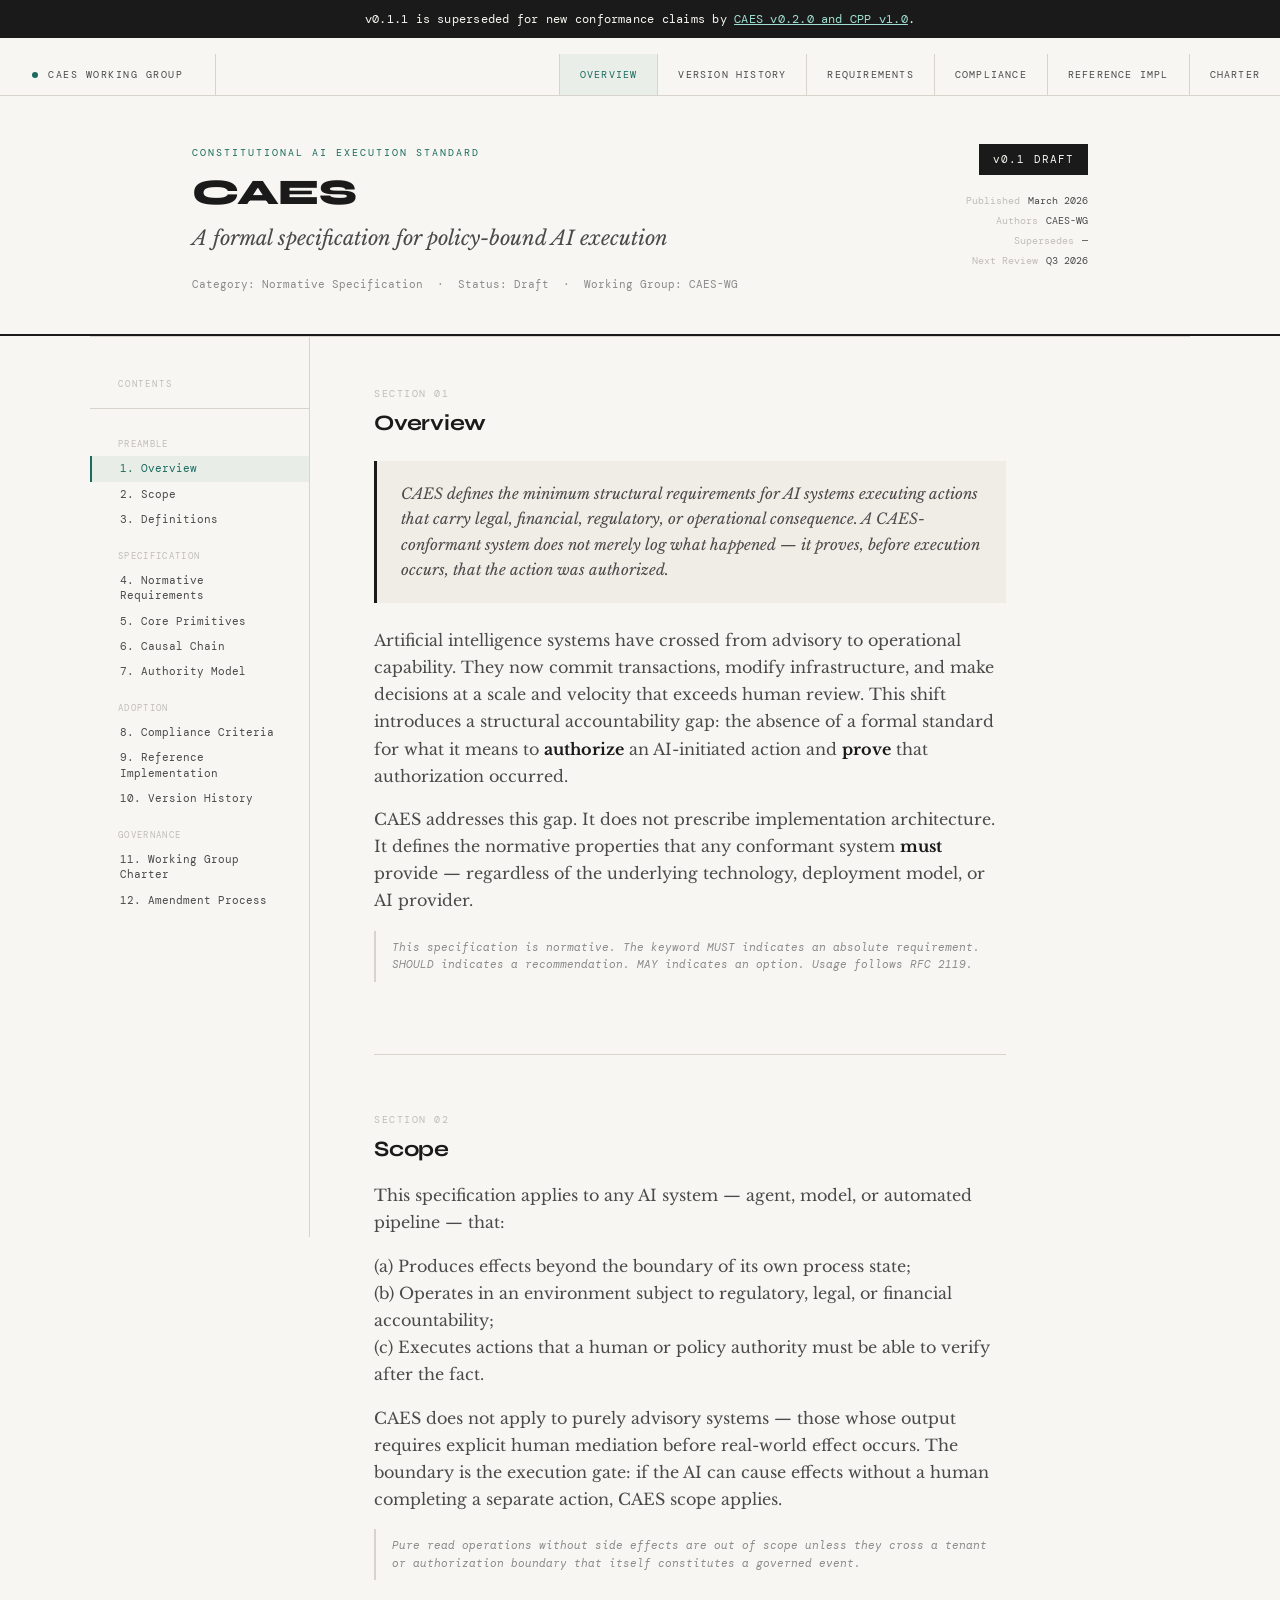
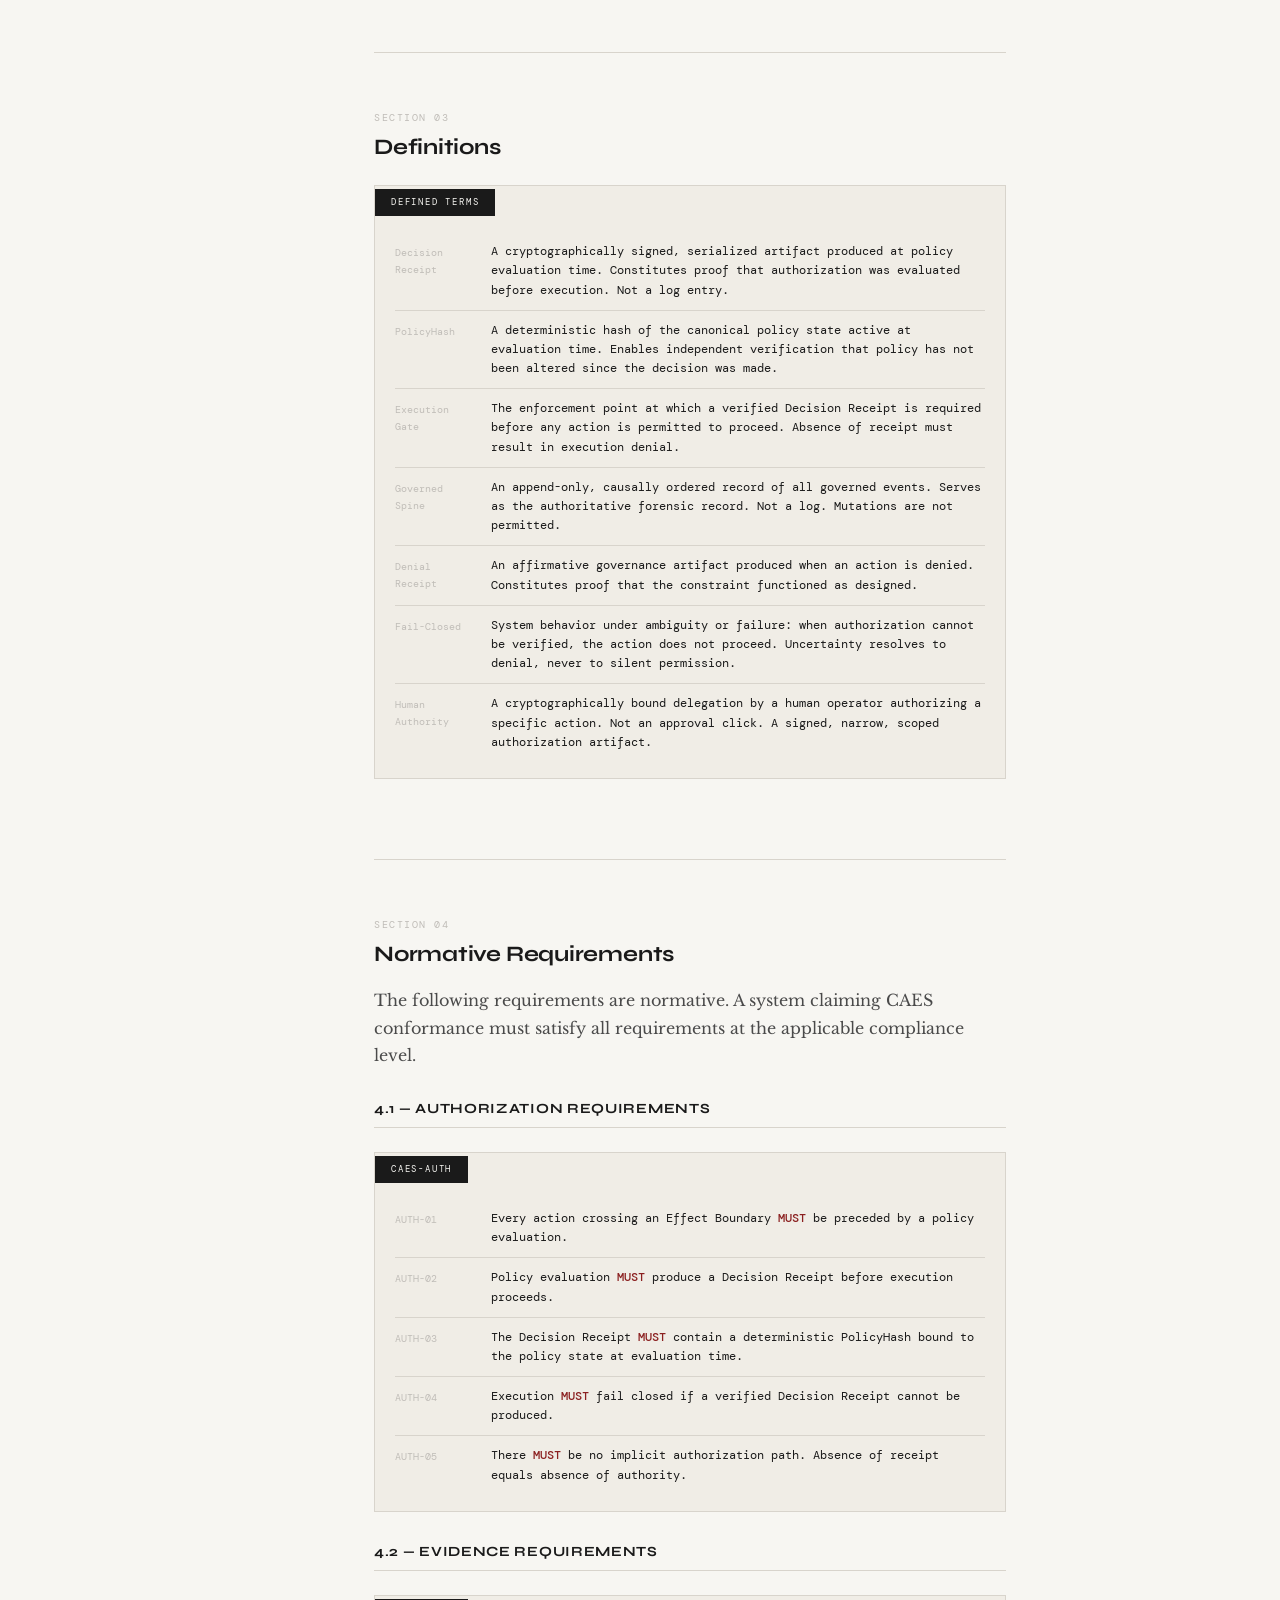
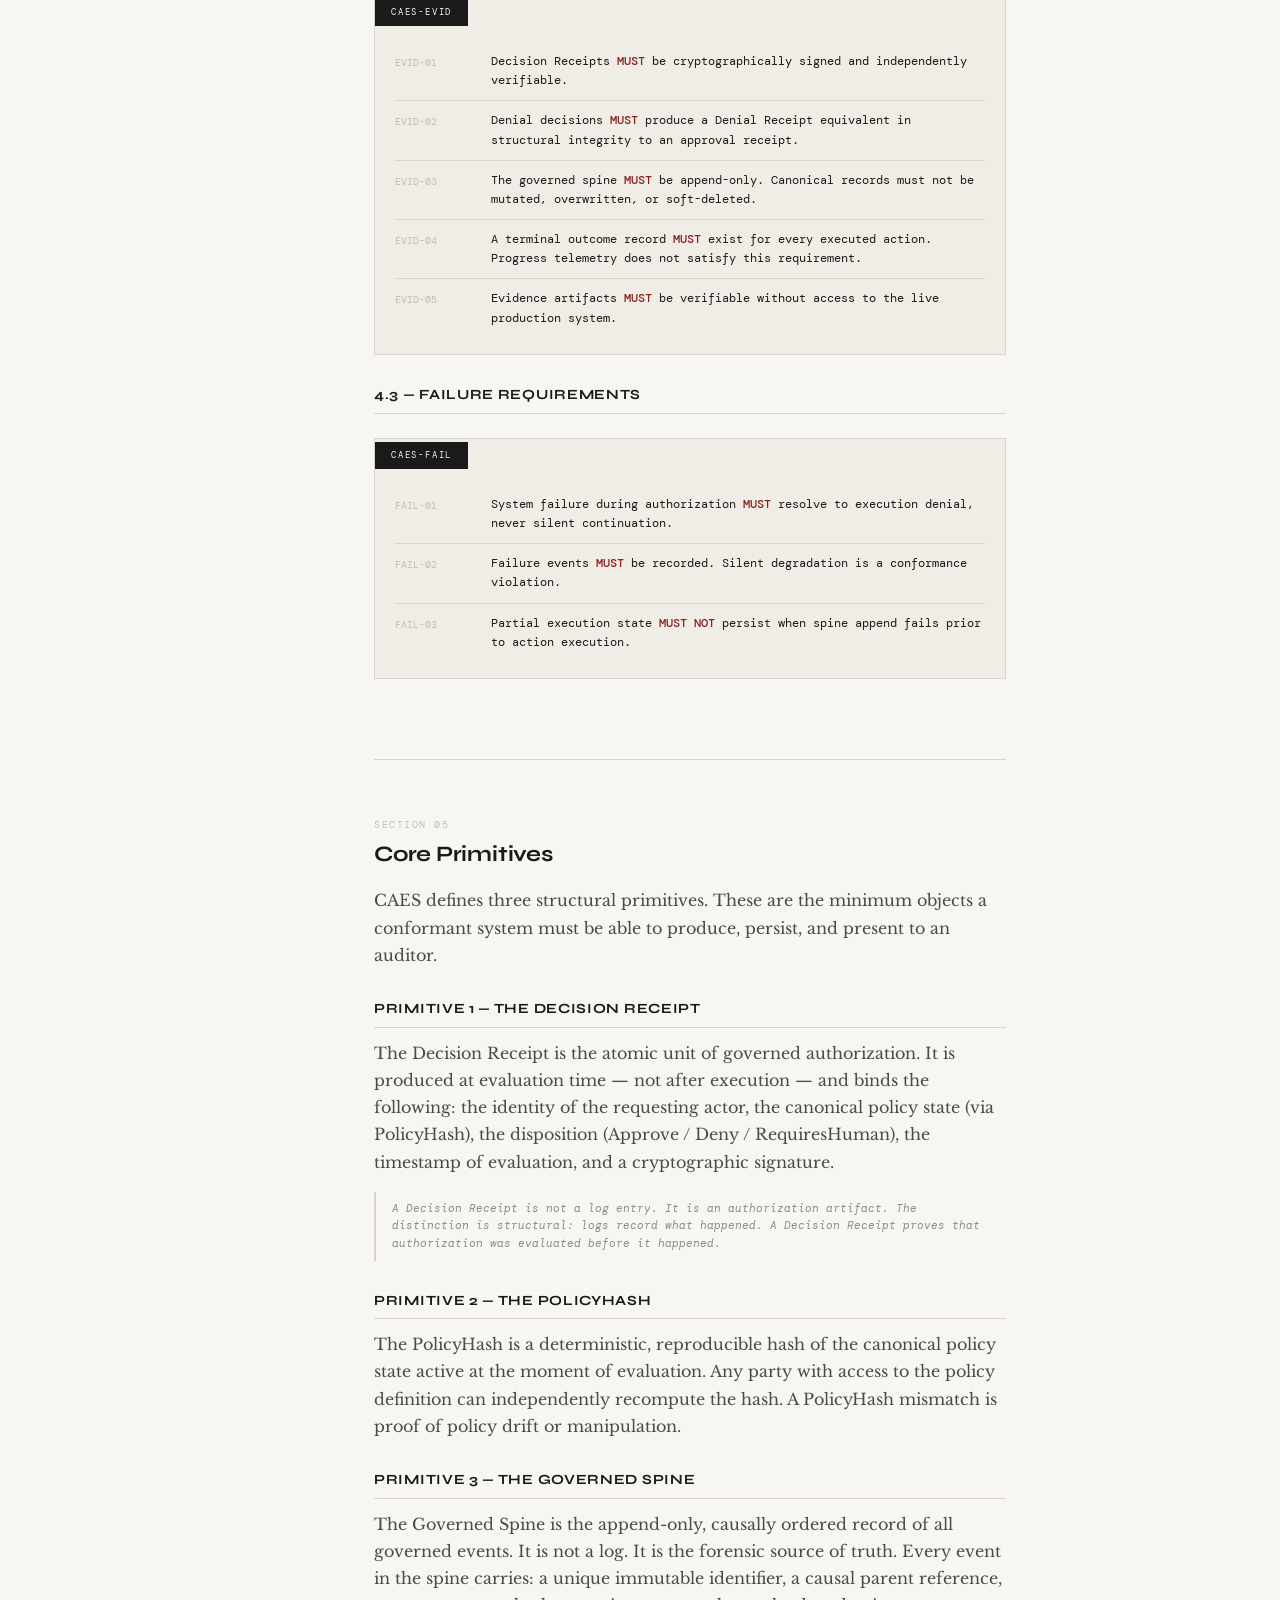
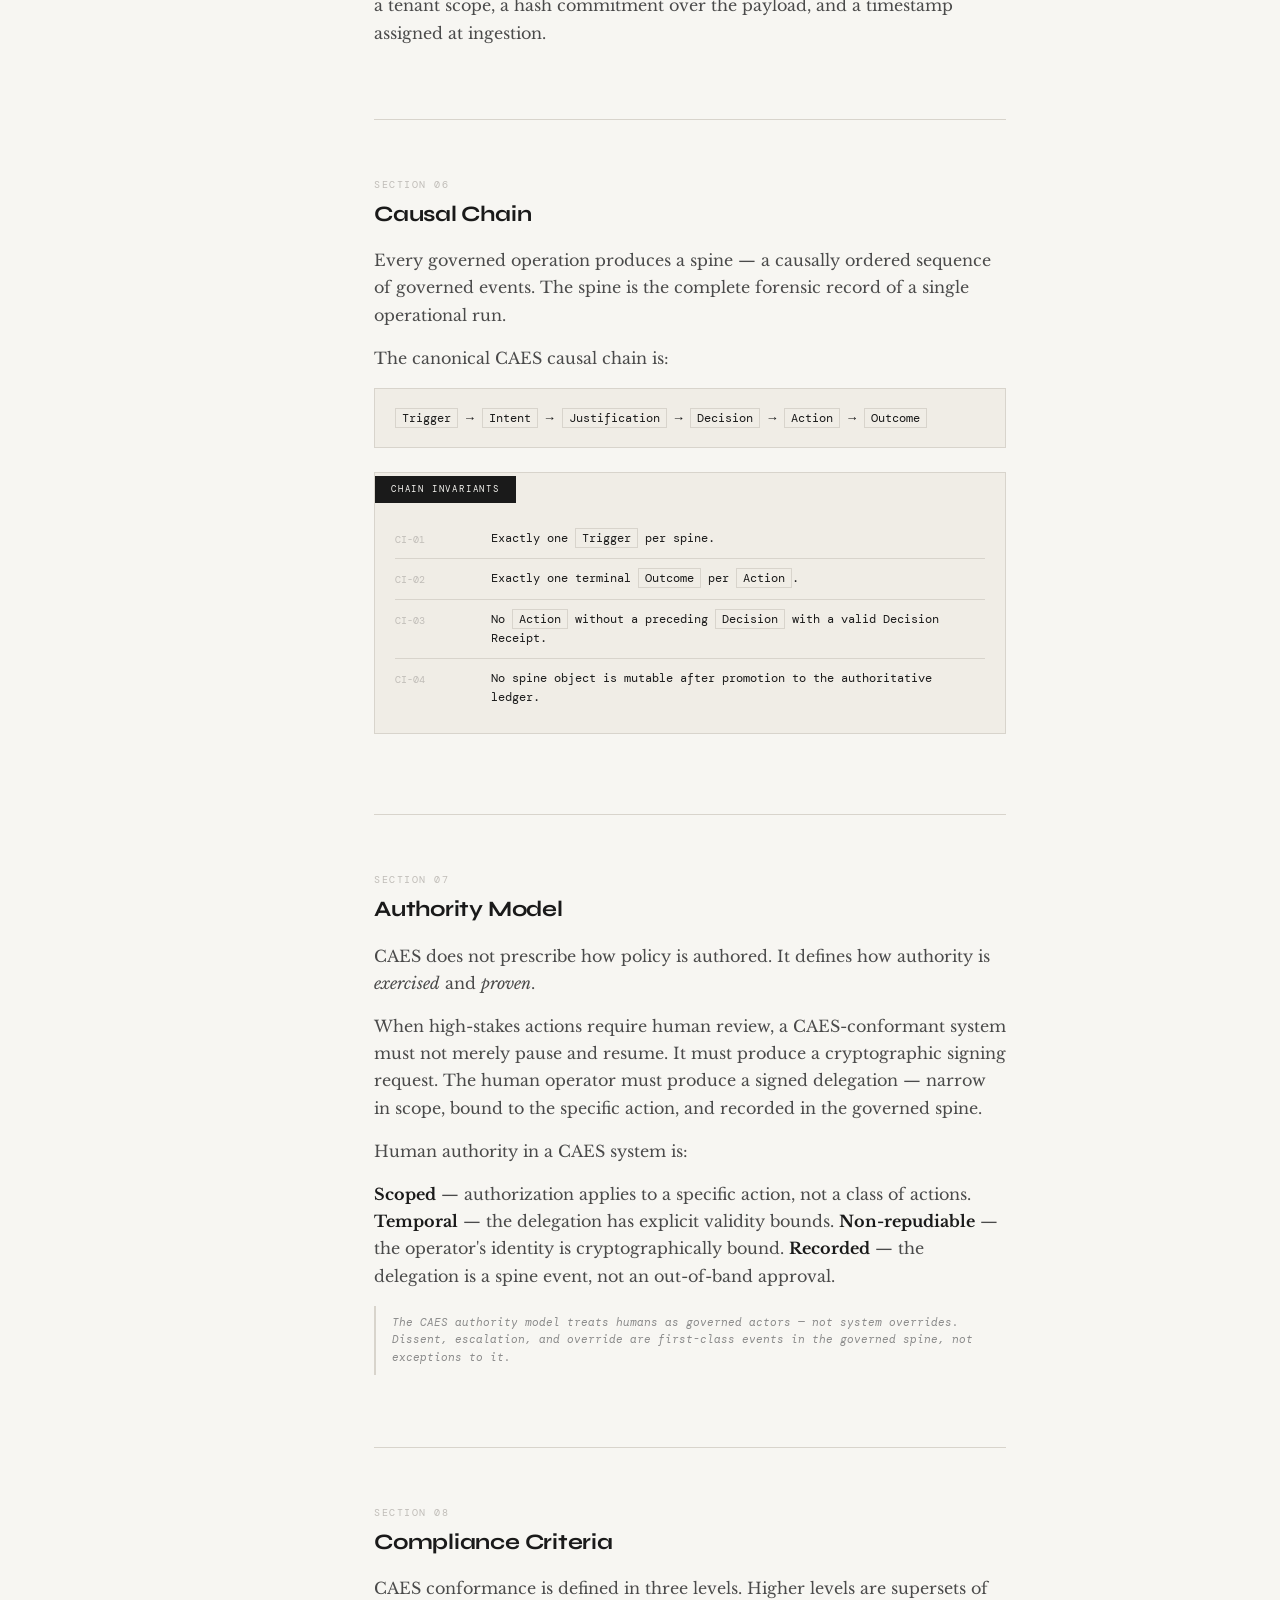
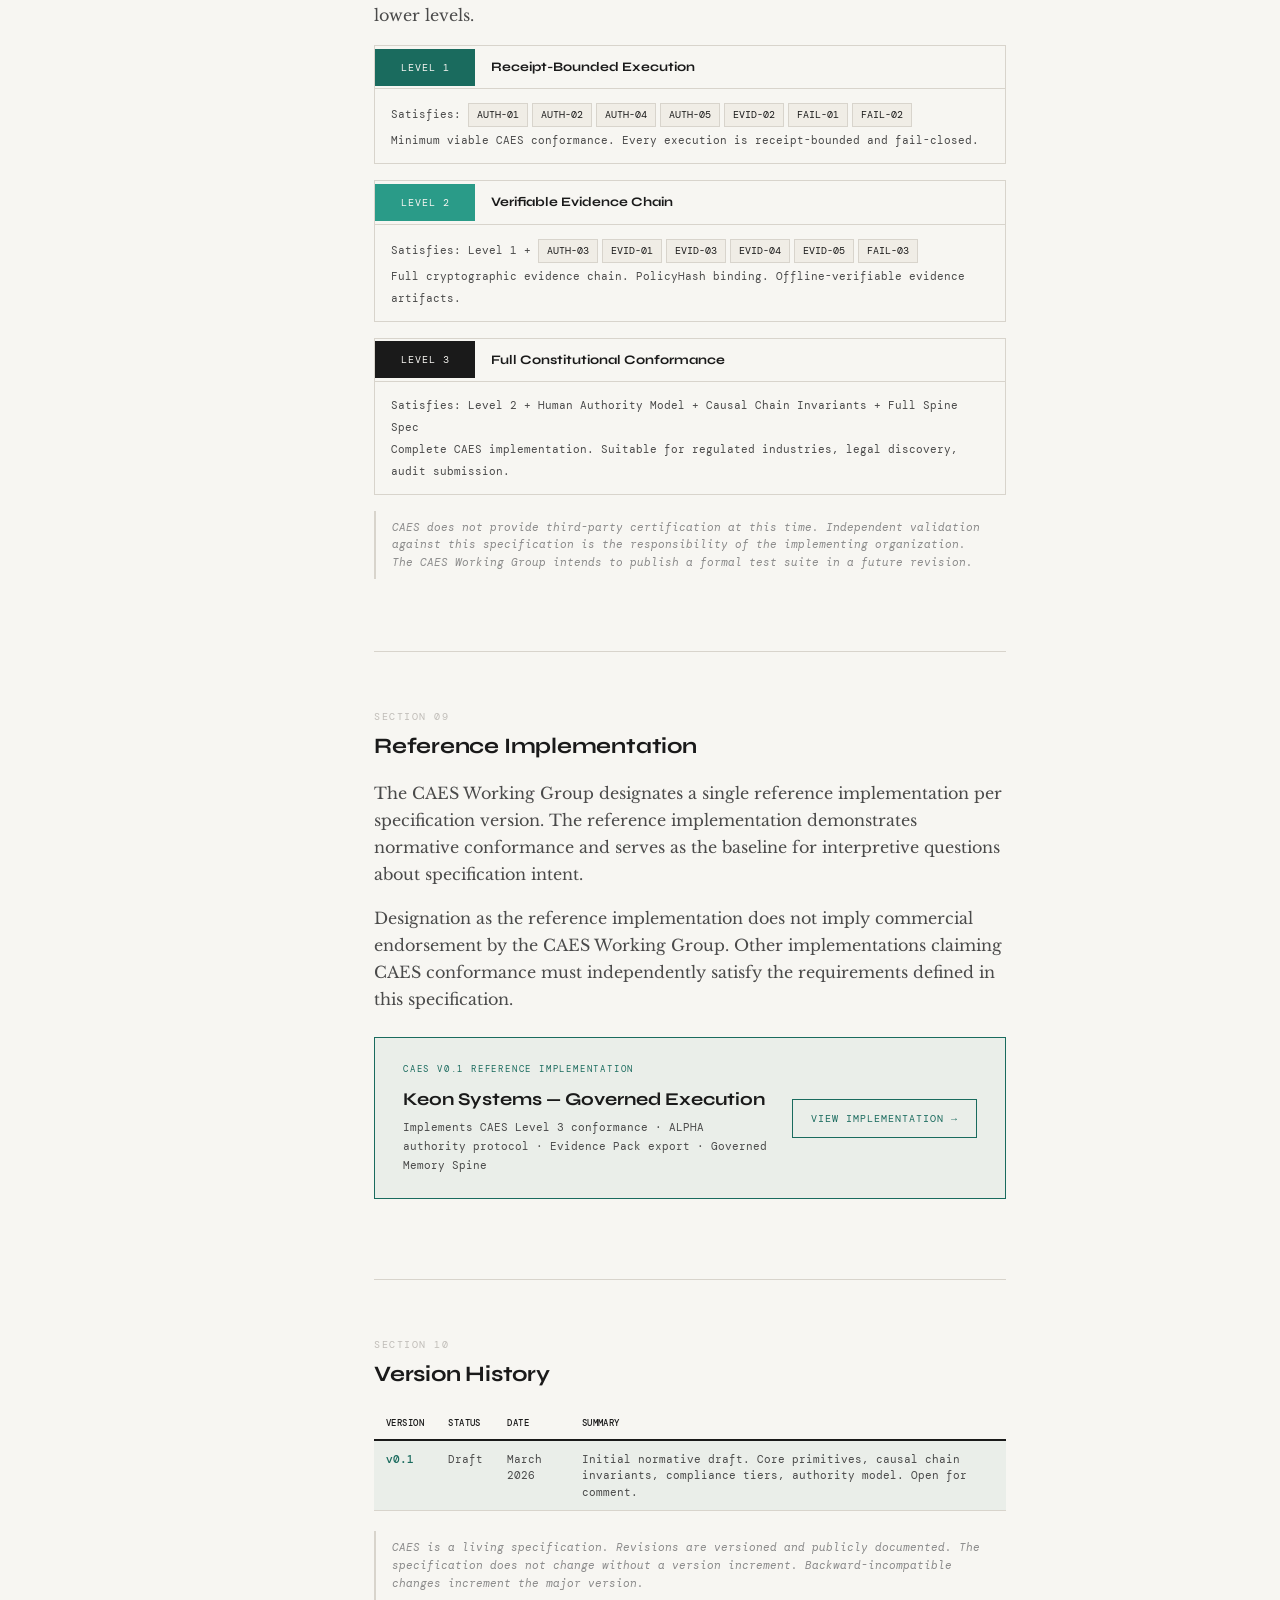
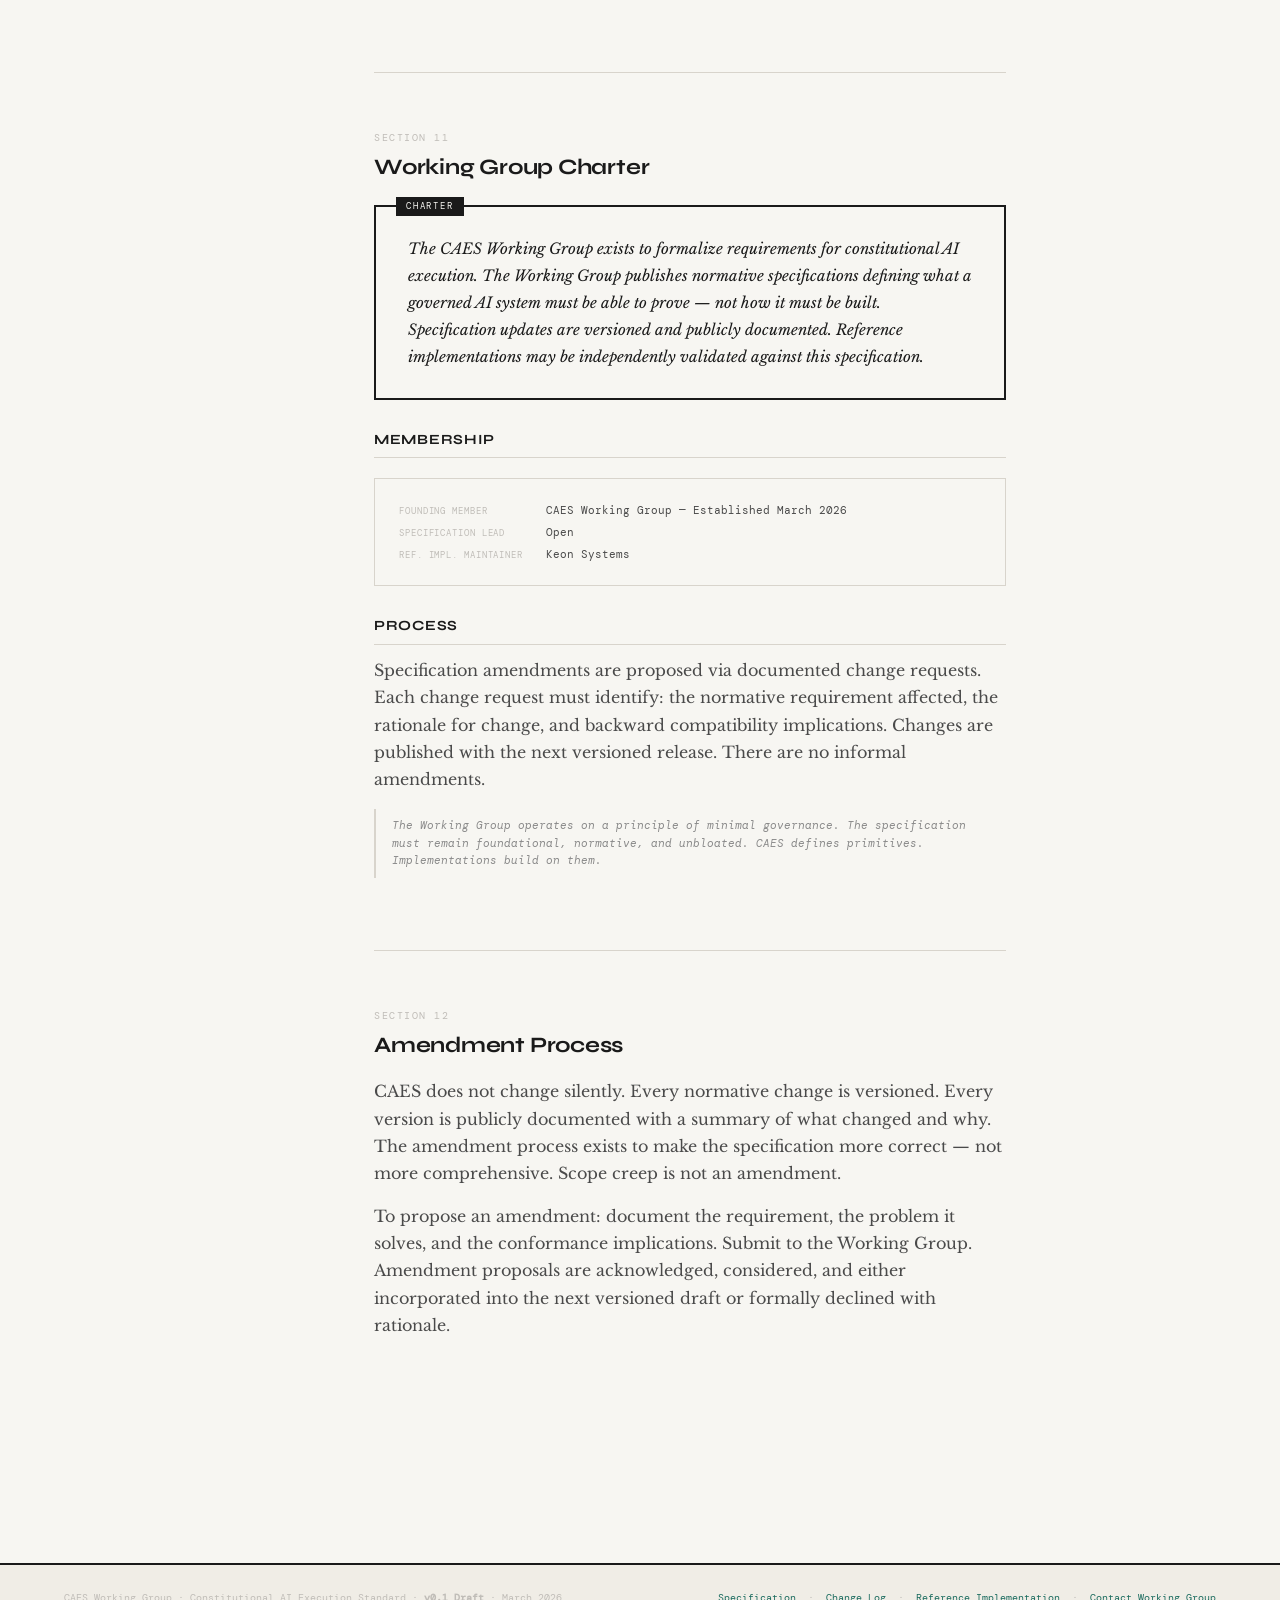
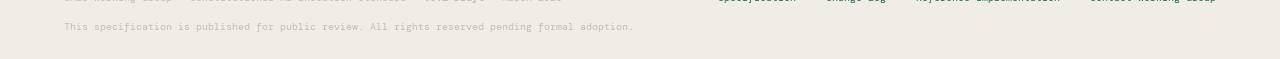
<file: spec/caes-v0.1.1.html>
<!DOCTYPE html>
<html lang="en">
<head>
<meta charset="UTF-8">
<meta name="viewport" content="width=device-width, initial-scale=1.0">
<title>CAES — Constitutional AI Execution Standard · v0.1</title>
<link rel="preconnect" href="https://fonts.googleapis.com">
<link rel="preconnect" href="https://fonts.gstatic.com" crossorigin>
<link href="https://fonts.googleapis.com/css2?family=DM+Mono:ital,wght@0,300;0,400;0,500;1,400&family=Libre+Baskerville:ital,wght@0,400;0,700;1,400&family=Syne:wght@400;700;800&display=swap" rel="stylesheet">
<style>
  *, *::before, *::after { box-sizing: border-box; margin: 0; padding: 0; }

  :root {
    --paper: #f7f6f2;
    --paper-warm: #f0ede6;
    --ink: #1a1a1a;
    --ink-mid: #4a4a4a;
    --ink-light: #8a8a8a;
    --ink-ghost: #c0bdb8;
    --rule: #d8d4cc;
    --teal: #1a6b5e;
    --teal-light: #2a9b88;
    --teal-pale: rgba(26, 107, 94, 0.06);
    --red: #8b2020;
    --mono: 'DM Mono', monospace;
    --serif: 'Libre Baskerville', serif;
    --display: 'Syne', sans-serif;
    --col-width: 680px;
  }

  html { scroll-behavior: smooth; }

  body {
    background: var(--paper);
    color: var(--ink);
    font-family: var(--serif);
    line-height: 1.7;
    font-size: 16px;
  }

  /* ─── HEADER BAR ─── */
  .site-header {
    border-bottom: 2px solid var(--ink);
    padding: 0;
  }

  .header-top {
    display: flex;
    align-items: stretch;
    border-bottom: 1px solid var(--rule);
  }

  .header-org {
    padding: 12px 32px;
    border-right: 1px solid var(--rule);
    font-family: var(--mono);
    font-size: 10px;
    letter-spacing: 0.15em;
    text-transform: uppercase;
    color: var(--ink-mid);
    display: flex;
    align-items: center;
    gap: 10px;
  }
  .header-org-dot {
    width: 6px; height: 6px;
    background: var(--teal);
    border-radius: 50%;
  }

  .header-nav {
    display: flex;
    align-items: stretch;
    margin-left: auto;
  }
  .header-nav a {
    font-family: var(--mono);
    font-size: 10px;
    letter-spacing: 0.12em;
    text-transform: uppercase;
    color: var(--ink-mid);
    text-decoration: none;
    padding: 12px 20px;
    border-left: 1px solid var(--rule);
    display: flex;
    align-items: center;
    transition: background 0.15s, color 0.15s;
  }
  .header-nav a:hover { background: var(--paper-warm); color: var(--ink); }
  .header-nav a.active { color: var(--teal); background: var(--teal-pale); }

  /* RFC-style document header */
  .doc-header {
    padding: 48px 32px 40px;
    display: grid;
    grid-template-columns: 1fr auto;
    gap: 32px;
    align-items: start;
    max-width: 960px;
    margin: 0 auto;
  }

  .doc-title-block {}

  .doc-std-label {
    font-family: var(--mono);
    font-size: 10px;
    letter-spacing: 0.2em;
    text-transform: uppercase;
    color: var(--teal);
    margin-bottom: 12px;
  }

  .doc-title {
    font-family: var(--display);
    font-weight: 800;
    font-size: 36px;
    letter-spacing: -0.01em;
    line-height: 1.1;
    color: var(--ink);
    margin-bottom: 8px;
  }

  .doc-subtitle {
    font-family: var(--serif);
    font-style: italic;
    font-size: 20px;
    color: var(--ink-mid);
    margin-bottom: 20px;
  }

  .doc-formal {
    font-family: var(--mono);
    font-size: 11px;
    color: var(--ink-light);
    line-height: 1.8;
  }

  .doc-meta-block {
    text-align: right;
    flex-shrink: 0;
  }

  .version-badge {
    display: inline-block;
    background: var(--ink);
    color: var(--paper);
    font-family: var(--mono);
    font-size: 11px;
    letter-spacing: 0.1em;
    padding: 6px 14px;
    margin-bottom: 16px;
  }

  .doc-meta-table {
    font-family: var(--mono);
    font-size: 10px;
    color: var(--ink-light);
    text-align: right;
    line-height: 2;
  }
  .doc-meta-table .label { color: var(--ink-ghost); margin-right: 8px; }
  .doc-meta-table .val { color: var(--ink-mid); }

  /* ─── LAYOUT ─── */
  .page-body {
    display: grid;
    grid-template-columns: 220px 1fr;
    max-width: 1100px;
    margin: 0 auto;
    border-top: 1px solid var(--rule);
    min-height: 100vh;
  }

  /* ─── SIDEBAR TOC ─── */
  .sidebar {
    border-right: 1px solid var(--rule);
    padding: 40px 0;
    position: sticky;
    top: 0;
    height: 100vh;
    overflow-y: auto;
  }

  .toc-label {
    font-family: var(--mono);
    font-size: 9px;
    letter-spacing: 0.2em;
    text-transform: uppercase;
    color: var(--ink-ghost);
    padding: 0 28px 16px;
    border-bottom: 1px solid var(--rule);
    margin-bottom: 16px;
  }

  .toc-section {
    margin-bottom: 4px;
  }

  .toc-section-label {
    font-family: var(--mono);
    font-size: 9px;
    letter-spacing: 0.15em;
    text-transform: uppercase;
    color: var(--ink-ghost);
    padding: 12px 28px 4px;
  }

  .toc-link {
    display: block;
    font-family: var(--mono);
    font-size: 11px;
    color: var(--ink-mid);
    text-decoration: none;
    padding: 5px 28px;
    transition: all 0.15s;
    border-left: 2px solid transparent;
    line-height: 1.4;
  }
  .toc-link:hover { color: var(--ink); border-left-color: var(--ink-ghost); }
  .toc-link.active { color: var(--teal); border-left-color: var(--teal); background: var(--teal-pale); }

  /* ─── MAIN CONTENT ─── */
  main {
    padding: 48px 64px 96px;
    max-width: 760px;
  }

  /* RFC-style section headers */
  .spec-section {
    margin-bottom: 56px;
    padding-bottom: 56px;
    border-bottom: 1px solid var(--rule);
  }
  .spec-section:last-child { border-bottom: none; }

  .section-num {
    font-family: var(--mono);
    font-size: 10px;
    letter-spacing: 0.15em;
    color: var(--ink-ghost);
    text-transform: uppercase;
    margin-bottom: 8px;
  }

  h2 {
    font-family: var(--display);
    font-weight: 700;
    font-size: 22px;
    letter-spacing: -0.01em;
    color: var(--ink);
    margin-bottom: 20px;
    line-height: 1.2;
  }

  h3 {
    font-family: var(--display);
    font-weight: 700;
    font-size: 14px;
    letter-spacing: 0.05em;
    text-transform: uppercase;
    color: var(--ink);
    margin: 28px 0 12px;
    padding-bottom: 6px;
    border-bottom: 1px solid var(--rule);
  }

  p {
    margin-bottom: 16px;
    color: var(--ink-mid);
  }
  p strong { color: var(--ink); font-weight: 700; }

  /* Abstract callout */
  .abstract-block {
    background: var(--paper-warm);
    border-left: 3px solid var(--ink);
    padding: 20px 24px;
    margin: 24px 0;
    font-style: italic;
    color: var(--ink-mid);
    font-size: 15px;
    line-height: 1.7;
  }

  /* NORMATIVE requirements */
  .normative-block {
    border: 1px solid var(--rule);
    background: var(--paper-warm);
    margin: 24px 0;
  }

  .normative-header {
    font-family: var(--mono);
    font-size: 9px;
    letter-spacing: 0.2em;
    text-transform: uppercase;
    color: var(--paper);
    background: var(--ink);
    padding: 6px 16px;
    display: inline-block;
  }

  .normative-body {
    padding: 16px 20px;
  }

  .req-row {
    display: grid;
    grid-template-columns: 80px 1fr;
    gap: 16px;
    padding: 10px 0;
    border-bottom: 1px solid var(--rule);
    align-items: start;
  }
  .req-row:last-child { border-bottom: none; }

  .req-id {
    font-family: var(--mono);
    font-size: 10px;
    color: var(--ink-ghost);
    padding-top: 2px;
  }

  .req-text {
    font-family: var(--mono);
    font-size: 12px;
    color: var(--ink);
    line-height: 1.6;
  }
  .req-text .must {
    color: var(--red);
    font-weight: 500;
    text-transform: uppercase;
  }

  /* Version table */
  .version-table {
    width: 100%;
    border-collapse: collapse;
    font-family: var(--mono);
    font-size: 11px;
    margin: 20px 0;
  }
  .version-table th {
    text-align: left;
    padding: 8px 12px;
    border-bottom: 2px solid var(--ink);
    color: var(--ink);
    font-weight: 500;
    letter-spacing: 0.05em;
    text-transform: uppercase;
    font-size: 9px;
  }
  .version-table td {
    padding: 10px 12px;
    border-bottom: 1px solid var(--rule);
    color: var(--ink-mid);
    vertical-align: top;
    line-height: 1.5;
  }
  .version-table tr:hover td { background: var(--paper-warm); }
  .version-table .ver { color: var(--teal); font-weight: 500; }
  .version-table .current td { background: var(--teal-pale); }

  /* Compliance tiers */
  .tier-block {
    border: 1px solid var(--rule);
    margin: 16px 0;
    overflow: hidden;
  }

  .tier-header {
    display: grid;
    grid-template-columns: 100px 1fr;
    align-items: center;
    border-bottom: 1px solid var(--rule);
  }

  .tier-level {
    font-family: var(--mono);
    font-size: 10px;
    letter-spacing: 0.1em;
    text-transform: uppercase;
    color: var(--paper);
    background: var(--ink);
    padding: 10px 16px;
    text-align: center;
  }
  .tier-level.l1 { background: var(--teal); }
  .tier-level.l2 { background: var(--teal-light); }
  .tier-level.l3 { background: var(--ink); }

  .tier-name {
    font-family: var(--display);
    font-weight: 700;
    font-size: 13px;
    padding: 10px 16px;
    color: var(--ink);
  }

  .tier-reqs {
    padding: 12px 16px;
    font-family: var(--mono);
    font-size: 11px;
    color: var(--ink-mid);
    line-height: 2;
  }
  .tier-reqs span {
    display: inline-block;
    background: var(--paper-warm);
    border: 1px solid var(--rule);
    padding: 1px 8px;
    margin: 2px 4px 2px 0;
    font-size: 10px;
    color: var(--ink);
  }

  /* Charter block */
  .charter-block {
    border: 2px solid var(--ink);
    padding: 28px 32px;
    margin: 24px 0;
    position: relative;
  }
  .charter-block::before {
    content: 'CHARTER';
    position: absolute;
    top: -10px; left: 20px;
    font-family: var(--mono);
    font-size: 9px;
    letter-spacing: 0.2em;
    color: var(--paper);
    background: var(--ink);
    padding: 2px 10px;
  }
  .charter-block p {
    font-size: 15px;
    line-height: 1.8;
    color: var(--ink);
    font-style: italic;
    margin: 0;
  }

  /* Reference impl block */
  .ref-impl-block {
    border: 1px solid var(--teal);
    background: var(--teal-pale);
    padding: 24px 28px;
    margin: 24px 0;
    display: grid;
    grid-template-columns: 1fr auto;
    gap: 24px;
    align-items: center;
  }
  .ref-impl-label {
    font-family: var(--mono);
    font-size: 9px;
    letter-spacing: 0.2em;
    text-transform: uppercase;
    color: var(--teal);
    margin-bottom: 6px;
  }
  .ref-impl-name {
    font-family: var(--display);
    font-weight: 700;
    font-size: 18px;
    color: var(--ink);
    margin-bottom: 4px;
  }
  .ref-impl-desc {
    font-family: var(--mono);
    font-size: 11px;
    color: var(--ink-mid);
    margin: 0;
  }
  .ref-impl-link {
    font-family: var(--mono);
    font-size: 10px;
    letter-spacing: 0.1em;
    text-transform: uppercase;
    color: var(--teal);
    text-decoration: none;
    border: 1px solid var(--teal);
    padding: 10px 18px;
    white-space: nowrap;
    transition: all 0.15s;
    flex-shrink: 0;
  }
  .ref-impl-link:hover { background: var(--teal); color: var(--paper); }

  /* Working group members */
  .wg-block {
    font-family: var(--mono);
    font-size: 11px;
    color: var(--ink-mid);
    line-height: 2;
    border: 1px solid var(--rule);
    padding: 20px 24px;
    margin: 20px 0;
  }
  .wg-block .wg-role {
    color: var(--ink-ghost);
    font-size: 9px;
    letter-spacing: 0.1em;
    text-transform: uppercase;
    display: inline-block;
    min-width: 140px;
  }

  /* Inline code */
  code {
    font-family: var(--mono);
    font-size: 12px;
    background: var(--paper-warm);
    border: 1px solid var(--rule);
    padding: 1px 6px;
    color: var(--ink);
  }

  /* Note blocks */
  .note {
    font-family: var(--mono);
    font-size: 11px;
    color: var(--ink-light);
    border-left: 2px solid var(--rule);
    padding: 8px 16px;
    margin: 16px 0;
    font-style: italic;
    line-height: 1.6;
  }

  /* Footer */
  footer {
    border-top: 2px solid var(--ink);
    padding: 24px 64px;
    display: flex;
    justify-content: space-between;
    align-items: center;
    font-family: var(--mono);
    font-size: 10px;
    color: var(--ink-ghost);
    background: var(--paper-warm);
    flex-wrap: wrap;
    gap: 12px;
  }
  footer a { color: var(--teal); text-decoration: none; }

  .superseded {
    background: #1a1a1a;
    color: #f7f6f2;
    font-family: 'DM Mono', monospace;
    font-size: 12px;
    letter-spacing: 0.02em;
    text-align: center;
    padding: 10px 16px;
    line-height: 1.5;
  }
  .superseded a { color: #9fe0d2; }
</style>
</head>
<body>
<p class="superseded">v0.1.1 is superseded for new conformance claims by <a href="caes-v0.2.0.html">CAES v0.2.0 and CPP v1.0</a>.</p>

<!-- HEADER -->
<header class="site-header">
  <div class="header-top">
    <div class="header-org">
      <span class="header-org-dot"></span>
      CAES Working Group
    </div>
    <nav class="header-nav">
      <a href="#overview" class="active">Overview</a>
      <a href="#versions">Version History</a>
      <a href="#normative">Requirements</a>
      <a href="#compliance">Compliance</a>
      <a href="#reference">Reference Impl</a>
      <a href="#charter">Charter</a>
    </nav>
  </div>

  <div class="doc-header">
    <div class="doc-title-block">
      <div class="doc-std-label">Constitutional AI Execution Standard</div>
      <div class="doc-title">CAES</div>
      <div class="doc-subtitle">A formal specification for policy-bound AI execution</div>
      <div class="doc-formal">
        Category: Normative Specification &nbsp;·&nbsp; Status: Draft &nbsp;·&nbsp; Working Group: CAES-WG
      </div>
    </div>
    <div class="doc-meta-block">
      <div class="version-badge">v0.1 DRAFT</div>
      <div class="doc-meta-table">
        <div><span class="label">Published</span><span class="val">March 2026</span></div>
        <div><span class="label">Authors</span><span class="val">CAES-WG</span></div>
        <div><span class="label">Supersedes</span><span class="val">—</span></div>
        <div><span class="label">Next Review</span><span class="val">Q3 2026</span></div>
      </div>
    </div>
  </div>
</header>

<!-- PAGE BODY -->
<div class="page-body">

  <!-- SIDEBAR TOC -->
  <aside class="sidebar">
    <div class="toc-label">Contents</div>

    <div class="toc-section">
      <div class="toc-section-label">Preamble</div>
      <a href="#overview" class="toc-link active">1. Overview</a>
      <a href="#scope" class="toc-link">2. Scope</a>
      <a href="#definitions" class="toc-link">3. Definitions</a>
    </div>

    <div class="toc-section">
      <div class="toc-section-label">Specification</div>
      <a href="#normative" class="toc-link">4. Normative Requirements</a>
      <a href="#primitives" class="toc-link">5. Core Primitives</a>
      <a href="#causal-chain" class="toc-link">6. Causal Chain</a>
      <a href="#authority" class="toc-link">7. Authority Model</a>
    </div>

    <div class="toc-section">
      <div class="toc-section-label">Adoption</div>
      <a href="#compliance" class="toc-link">8. Compliance Criteria</a>
      <a href="#reference" class="toc-link">9. Reference Implementation</a>
      <a href="#versions" class="toc-link">10. Version History</a>
    </div>

    <div class="toc-section">
      <div class="toc-section-label">Governance</div>
      <a href="#charter" class="toc-link">11. Working Group Charter</a>
      <a href="#process" class="toc-link">12. Amendment Process</a>
    </div>
  </aside>

  <!-- MAIN -->
  <main>

    <!-- 1. OVERVIEW -->
    <section class="spec-section" id="overview">
      <div class="section-num">Section 01</div>
      <h2>Overview</h2>
      <div class="abstract-block">
        CAES defines the minimum structural requirements for AI systems executing actions that carry legal, financial, regulatory, or operational consequence. A CAES-conformant system does not merely log what happened — it proves, before execution occurs, that the action was authorized.
      </div>
      <p>Artificial intelligence systems have crossed from advisory to operational capability. They now commit transactions, modify infrastructure, and make decisions at a scale and velocity that exceeds human review. This shift introduces a structural accountability gap: the absence of a formal standard for what it means to <strong>authorize</strong> an AI-initiated action and <strong>prove</strong> that authorization occurred.</p>
      <p>CAES addresses this gap. It does not prescribe implementation architecture. It defines the normative properties that any conformant system <strong>must</strong> provide — regardless of the underlying technology, deployment model, or AI provider.</p>
      <div class="note">
        This specification is normative. The keyword MUST indicates an absolute requirement. SHOULD indicates a recommendation. MAY indicates an option. Usage follows RFC 2119.
      </div>
    </section>

    <!-- 2. SCOPE -->
    <section class="spec-section" id="scope">
      <div class="section-num">Section 02</div>
      <h2>Scope</h2>
      <p>This specification applies to any AI system — agent, model, or automated pipeline — that:</p>
      <p>
        (a) Produces effects beyond the boundary of its own process state;<br>
        (b) Operates in an environment subject to regulatory, legal, or financial accountability;<br>
        (c) Executes actions that a human or policy authority must be able to verify after the fact.
      </p>
      <p>CAES does not apply to purely advisory systems — those whose output requires explicit human mediation before real-world effect occurs. The boundary is the execution gate: if the AI can cause effects without a human completing a separate action, CAES scope applies.</p>
      <div class="note">Pure read operations without side effects are out of scope unless they cross a tenant or authorization boundary that itself constitutes a governed event.</div>
    </section>

    <!-- 3. DEFINITIONS -->
    <section class="spec-section" id="definitions">
      <div class="section-num">Section 03</div>
      <h2>Definitions</h2>
      <div class="normative-block">
        <div class="normative-header">Defined Terms</div>
        <div class="normative-body">
          <div class="req-row">
            <div class="req-id">Decision Receipt</div>
            <div class="req-text">A cryptographically signed, serialized artifact produced at policy evaluation time. Constitutes proof that authorization was evaluated before execution. Not a log entry.</div>
          </div>
          <div class="req-row">
            <div class="req-id">PolicyHash</div>
            <div class="req-text">A deterministic hash of the canonical policy state active at evaluation time. Enables independent verification that policy has not been altered since the decision was made.</div>
          </div>
          <div class="req-row">
            <div class="req-id">Execution Gate</div>
            <div class="req-text">The enforcement point at which a verified Decision Receipt is required before any action is permitted to proceed. Absence of receipt must result in execution denial.</div>
          </div>
          <div class="req-row">
            <div class="req-id">Governed Spine</div>
            <div class="req-text">An append-only, causally ordered record of all governed events. Serves as the authoritative forensic record. Not a log. Mutations are not permitted.</div>
          </div>
          <div class="req-row">
            <div class="req-id">Denial Receipt</div>
            <div class="req-text">An affirmative governance artifact produced when an action is denied. Constitutes proof that the constraint functioned as designed.</div>
          </div>
          <div class="req-row">
            <div class="req-id">Fail-Closed</div>
            <div class="req-text">System behavior under ambiguity or failure: when authorization cannot be verified, the action does not proceed. Uncertainty resolves to denial, never to silent permission.</div>
          </div>
          <div class="req-row">
            <div class="req-id">Human Authority</div>
            <div class="req-text">A cryptographically bound delegation by a human operator authorizing a specific action. Not an approval click. A signed, narrow, scoped authorization artifact.</div>
          </div>
        </div>
      </div>
    </section>

    <!-- 4. NORMATIVE REQUIREMENTS -->
    <section class="spec-section" id="normative">
      <div class="section-num">Section 04</div>
      <h2>Normative Requirements</h2>
      <p>The following requirements are normative. A system claiming CAES conformance must satisfy all requirements at the applicable compliance level.</p>

      <h3>4.1 — Authorization Requirements</h3>
      <div class="normative-block">
        <div class="normative-header">CAES-AUTH</div>
        <div class="normative-body">
          <div class="req-row">
            <div class="req-id">AUTH-01</div>
            <div class="req-text">Every action crossing an Effect Boundary <span class="must">must</span> be preceded by a policy evaluation.</div>
          </div>
          <div class="req-row">
            <div class="req-id">AUTH-02</div>
            <div class="req-text">Policy evaluation <span class="must">must</span> produce a Decision Receipt before execution proceeds.</div>
          </div>
          <div class="req-row">
            <div class="req-id">AUTH-03</div>
            <div class="req-text">The Decision Receipt <span class="must">must</span> contain a deterministic PolicyHash bound to the policy state at evaluation time.</div>
          </div>
          <div class="req-row">
            <div class="req-id">AUTH-04</div>
            <div class="req-text">Execution <span class="must">must</span> fail closed if a verified Decision Receipt cannot be produced.</div>
          </div>
          <div class="req-row">
            <div class="req-id">AUTH-05</div>
            <div class="req-text">There <span class="must">must</span> be no implicit authorization path. Absence of receipt equals absence of authority.</div>
          </div>
        </div>
      </div>

      <h3>4.2 — Evidence Requirements</h3>
      <div class="normative-block">
        <div class="normative-header">CAES-EVID</div>
        <div class="normative-body">
          <div class="req-row">
            <div class="req-id">EVID-01</div>
            <div class="req-text">Decision Receipts <span class="must">must</span> be cryptographically signed and independently verifiable.</div>
          </div>
          <div class="req-row">
            <div class="req-id">EVID-02</div>
            <div class="req-text">Denial decisions <span class="must">must</span> produce a Denial Receipt equivalent in structural integrity to an approval receipt.</div>
          </div>
          <div class="req-row">
            <div class="req-id">EVID-03</div>
            <div class="req-text">The governed spine <span class="must">must</span> be append-only. Canonical records must not be mutated, overwritten, or soft-deleted.</div>
          </div>
          <div class="req-row">
            <div class="req-id">EVID-04</div>
            <div class="req-text">A terminal outcome record <span class="must">must</span> exist for every executed action. Progress telemetry does not satisfy this requirement.</div>
          </div>
          <div class="req-row">
            <div class="req-id">EVID-05</div>
            <div class="req-text">Evidence artifacts <span class="must">must</span> be verifiable without access to the live production system.</div>
          </div>
        </div>
      </div>

      <h3>4.3 — Failure Requirements</h3>
      <div class="normative-block">
        <div class="normative-header">CAES-FAIL</div>
        <div class="normative-body">
          <div class="req-row">
            <div class="req-id">FAIL-01</div>
            <div class="req-text">System failure during authorization <span class="must">must</span> resolve to execution denial, never silent continuation.</div>
          </div>
          <div class="req-row">
            <div class="req-id">FAIL-02</div>
            <div class="req-text">Failure events <span class="must">must</span> be recorded. Silent degradation is a conformance violation.</div>
          </div>
          <div class="req-row">
            <div class="req-id">FAIL-03</div>
            <div class="req-text">Partial execution state <span class="must not">must not</span> persist when spine append fails prior to action execution.</div>
          </div>
        </div>
      </div>
    </section>

    <!-- 5. CORE PRIMITIVES -->
    <section class="spec-section" id="primitives">
      <div class="section-num">Section 05</div>
      <h2>Core Primitives</h2>
      <p>CAES defines three structural primitives. These are the minimum objects a conformant system must be able to produce, persist, and present to an auditor.</p>

      <h3>Primitive 1 — The Decision Receipt</h3>
      <p>The Decision Receipt is the atomic unit of governed authorization. It is produced at evaluation time — not after execution — and binds the following: the identity of the requesting actor, the canonical policy state (via PolicyHash), the disposition (Approve / Deny / RequiresHuman), the timestamp of evaluation, and a cryptographic signature.</p>
      <div class="note">A Decision Receipt is not a log entry. It is an authorization artifact. The distinction is structural: logs record what happened. A Decision Receipt proves that authorization was evaluated before it happened.</div>

      <h3>Primitive 2 — The PolicyHash</h3>
      <p>The PolicyHash is a deterministic, reproducible hash of the canonical policy state active at the moment of evaluation. Any party with access to the policy definition can independently recompute the hash. A PolicyHash mismatch is proof of policy drift or manipulation.</p>

      <h3>Primitive 3 — The Governed Spine</h3>
      <p>The Governed Spine is the append-only, causally ordered record of all governed events. It is not a log. It is the forensic source of truth. Every event in the spine carries: a unique immutable identifier, a causal parent reference, a tenant scope, a hash commitment over the payload, and a timestamp assigned at ingestion.</p>
    </section>

    <!-- 6. CAUSAL CHAIN -->
    <section class="spec-section" id="causal-chain">
      <div class="section-num">Section 06</div>
      <h2>Causal Chain</h2>
      <p>Every governed operation produces a spine — a causally ordered sequence of governed events. The spine is the complete forensic record of a single operational run.</p>
      <p>The canonical CAES causal chain is:</p>
      <p style="font-family:var(--mono);font-size:13px;color:var(--ink);background:var(--paper-warm);border:1px solid var(--rule);padding:16px 20px;line-height:2;">
        <code>Trigger</code> → <code>Intent</code> → <code>Justification</code> → <code>Decision</code> → <code>Action</code> → <code>Outcome</code>
      </p>
      <div class="normative-block">
        <div class="normative-header">Chain Invariants</div>
        <div class="normative-body">
          <div class="req-row">
            <div class="req-id">CI-01</div>
            <div class="req-text">Exactly one <code>Trigger</code> per spine.</div>
          </div>
          <div class="req-row">
            <div class="req-id">CI-02</div>
            <div class="req-text">Exactly one terminal <code>Outcome</code> per <code>Action</code>.</div>
          </div>
          <div class="req-row">
            <div class="req-id">CI-03</div>
            <div class="req-text">No <code>Action</code> without a preceding <code>Decision</code> with a valid Decision Receipt.</div>
          </div>
          <div class="req-row">
            <div class="req-id">CI-04</div>
            <div class="req-text">No spine object is mutable after promotion to the authoritative ledger.</div>
          </div>
        </div>
      </div>
    </section>

    <!-- 7. AUTHORITY MODEL -->
    <section class="spec-section" id="authority">
      <div class="section-num">Section 07</div>
      <h2>Authority Model</h2>
      <p>CAES does not prescribe how policy is authored. It defines how authority is <em>exercised</em> and <em>proven</em>.</p>
      <p>When high-stakes actions require human review, a CAES-conformant system must not merely pause and resume. It must produce a cryptographic signing request. The human operator must produce a signed delegation — narrow in scope, bound to the specific action, and recorded in the governed spine.</p>
      <p>Human authority in a CAES system is:</p>
      <p><strong>Scoped</strong> — authorization applies to a specific action, not a class of actions. <strong>Temporal</strong> — the delegation has explicit validity bounds. <strong>Non-repudiable</strong> — the operator's identity is cryptographically bound. <strong>Recorded</strong> — the delegation is a spine event, not an out-of-band approval.</p>
      <div class="note">The CAES authority model treats humans as governed actors — not system overrides. Dissent, escalation, and override are first-class events in the governed spine, not exceptions to it.</div>
    </section>

    <!-- 8. COMPLIANCE -->
    <section class="spec-section" id="compliance">
      <div class="section-num">Section 08</div>
      <h2>Compliance Criteria</h2>
      <p>CAES conformance is defined in three levels. Higher levels are supersets of lower levels.</p>

      <div class="tier-block">
        <div class="tier-header">
          <div class="tier-level l1">Level 1</div>
          <div class="tier-name">Receipt-Bounded Execution</div>
        </div>
        <div class="tier-reqs">
          Satisfies: <span>AUTH-01</span><span>AUTH-02</span><span>AUTH-04</span><span>AUTH-05</span><span>EVID-02</span><span>FAIL-01</span><span>FAIL-02</span><br>
          Minimum viable CAES conformance. Every execution is receipt-bounded and fail-closed.
        </div>
      </div>

      <div class="tier-block">
        <div class="tier-header">
          <div class="tier-level l2">Level 2</div>
          <div class="tier-name">Verifiable Evidence Chain</div>
        </div>
        <div class="tier-reqs">
          Satisfies: Level 1 + <span>AUTH-03</span><span>EVID-01</span><span>EVID-03</span><span>EVID-04</span><span>EVID-05</span><span>FAIL-03</span><br>
          Full cryptographic evidence chain. PolicyHash binding. Offline-verifiable evidence artifacts.
        </div>
      </div>

      <div class="tier-block">
        <div class="tier-header">
          <div class="tier-level l3">Level 3</div>
          <div class="tier-name">Full Constitutional Conformance</div>
        </div>
        <div class="tier-reqs">
          Satisfies: Level 2 + Human Authority Model + Causal Chain Invariants + Full Spine Spec<br>
          Complete CAES implementation. Suitable for regulated industries, legal discovery, audit submission.
        </div>
      </div>

      <div class="note">CAES does not provide third-party certification at this time. Independent validation against this specification is the responsibility of the implementing organization. The CAES Working Group intends to publish a formal test suite in a future revision.</div>
    </section>

    <!-- 9. REFERENCE IMPLEMENTATION -->
    <section class="spec-section" id="reference">
      <div class="section-num">Section 09</div>
      <h2>Reference Implementation</h2>
      <p>The CAES Working Group designates a single reference implementation per specification version. The reference implementation demonstrates normative conformance and serves as the baseline for interpretive questions about specification intent.</p>
      <p>Designation as the reference implementation does not imply commercial endorsement by the CAES Working Group. Other implementations claiming CAES conformance must independently satisfy the requirements defined in this specification.</p>

      <div class="ref-impl-block">
        <div>
          <div class="ref-impl-label">CAES v0.1 Reference Implementation</div>
          <div class="ref-impl-name">Keon Systems — Governed Execution</div>
          <p class="ref-impl-desc">Implements CAES Level 3 conformance · ALPHA authority protocol · Evidence Pack export · Governed Memory Spine</p>
        </div>
        <a href="https://keonsystems.com" class="ref-impl-link">View Implementation →</a>
      </div>
    </section>

    <!-- 10. VERSION HISTORY -->
    <section class="spec-section" id="versions">
      <div class="section-num">Section 10</div>
      <h2>Version History</h2>
      <table class="version-table">
        <thead>
          <tr>
            <th>Version</th>
            <th>Status</th>
            <th>Date</th>
            <th>Summary</th>
          </tr>
        </thead>
        <tbody>
          <tr class="current">
            <td class="ver">v0.1</td>
            <td>Draft</td>
            <td>March 2026</td>
            <td>Initial normative draft. Core primitives, causal chain invariants, compliance tiers, authority model. Open for comment.</td>
          </tr>
        </tbody>
      </table>
      <div class="note">CAES is a living specification. Revisions are versioned and publicly documented. The specification does not change without a version increment. Backward-incompatible changes increment the major version.</div>
    </section>

    <!-- 11. CHARTER -->
    <section class="spec-section" id="charter">
      <div class="section-num">Section 11</div>
      <h2>Working Group Charter</h2>

      <div class="charter-block">
        <p>The CAES Working Group exists to formalize requirements for constitutional AI execution. The Working Group publishes normative specifications defining what a governed AI system must be able to prove — not how it must be built. Specification updates are versioned and publicly documented. Reference implementations may be independently validated against this specification.</p>
      </div>

      <h3>Membership</h3>
      <div class="wg-block">
        <div><span class="wg-role">Founding Member</span> CAES Working Group — Established March 2026</div>
        <div><span class="wg-role">Specification Lead</span> Open</div>
        <div><span class="wg-role">Ref. Impl. Maintainer</span> Keon Systems</div>
      </div>

      <h3>Process</h3>
      <p>Specification amendments are proposed via documented change requests. Each change request must identify: the normative requirement affected, the rationale for change, and backward compatibility implications. Changes are published with the next versioned release. There are no informal amendments.</p>
      <div class="note">The Working Group operates on a principle of minimal governance. The specification must remain foundational, normative, and unbloated. CAES defines primitives. Implementations build on them.</div>
    </section>

    <!-- 12. AMENDMENT PROCESS -->
    <section class="spec-section" id="process">
      <div class="section-num">Section 12</div>
      <h2>Amendment Process</h2>
      <p>CAES does not change silently. Every normative change is versioned. Every version is publicly documented with a summary of what changed and why. The amendment process exists to make the specification more correct — not more comprehensive. Scope creep is not an amendment.</p>
      <p>To propose an amendment: document the requirement, the problem it solves, and the conformance implications. Submit to the Working Group. Amendment proposals are acknowledged, considered, and either incorporated into the next versioned draft or formally declined with rationale.</p>
    </section>

  </main>
</div>

<!-- FOOTER -->
<footer>
  <div>CAES Working Group · Constitutional AI Execution Standard · <strong>v0.1 Draft</strong> · March 2026</div>
  <div>
    <a href="#">Specification</a> &nbsp;·&nbsp;
    <a href="#">Change Log</a> &nbsp;·&nbsp;
    <a href="#">Reference Implementation</a> &nbsp;·&nbsp;
    <a href="#">Contact Working Group</a>
  </div>
  <div>This specification is published for public review. All rights reserved pending formal adoption.</div>
</footer>

<script>
  // Highlight active TOC link on scroll
  const sections = document.querySelectorAll('.spec-section');
  const links = document.querySelectorAll('.toc-link');

  const observer = new IntersectionObserver(entries => {
    entries.forEach(e => {
      if (e.isIntersecting) {
        links.forEach(l => l.classList.remove('active'));
        const id = e.target.id;
        const active = document.querySelector(`.toc-link[href="#${id}"]`);
        if (active) active.classList.add('active');
      }
    });
  }, { threshold: 0.3 });

  sections.forEach(s => observer.observe(s));
</script>
</body>
</html>
</file>
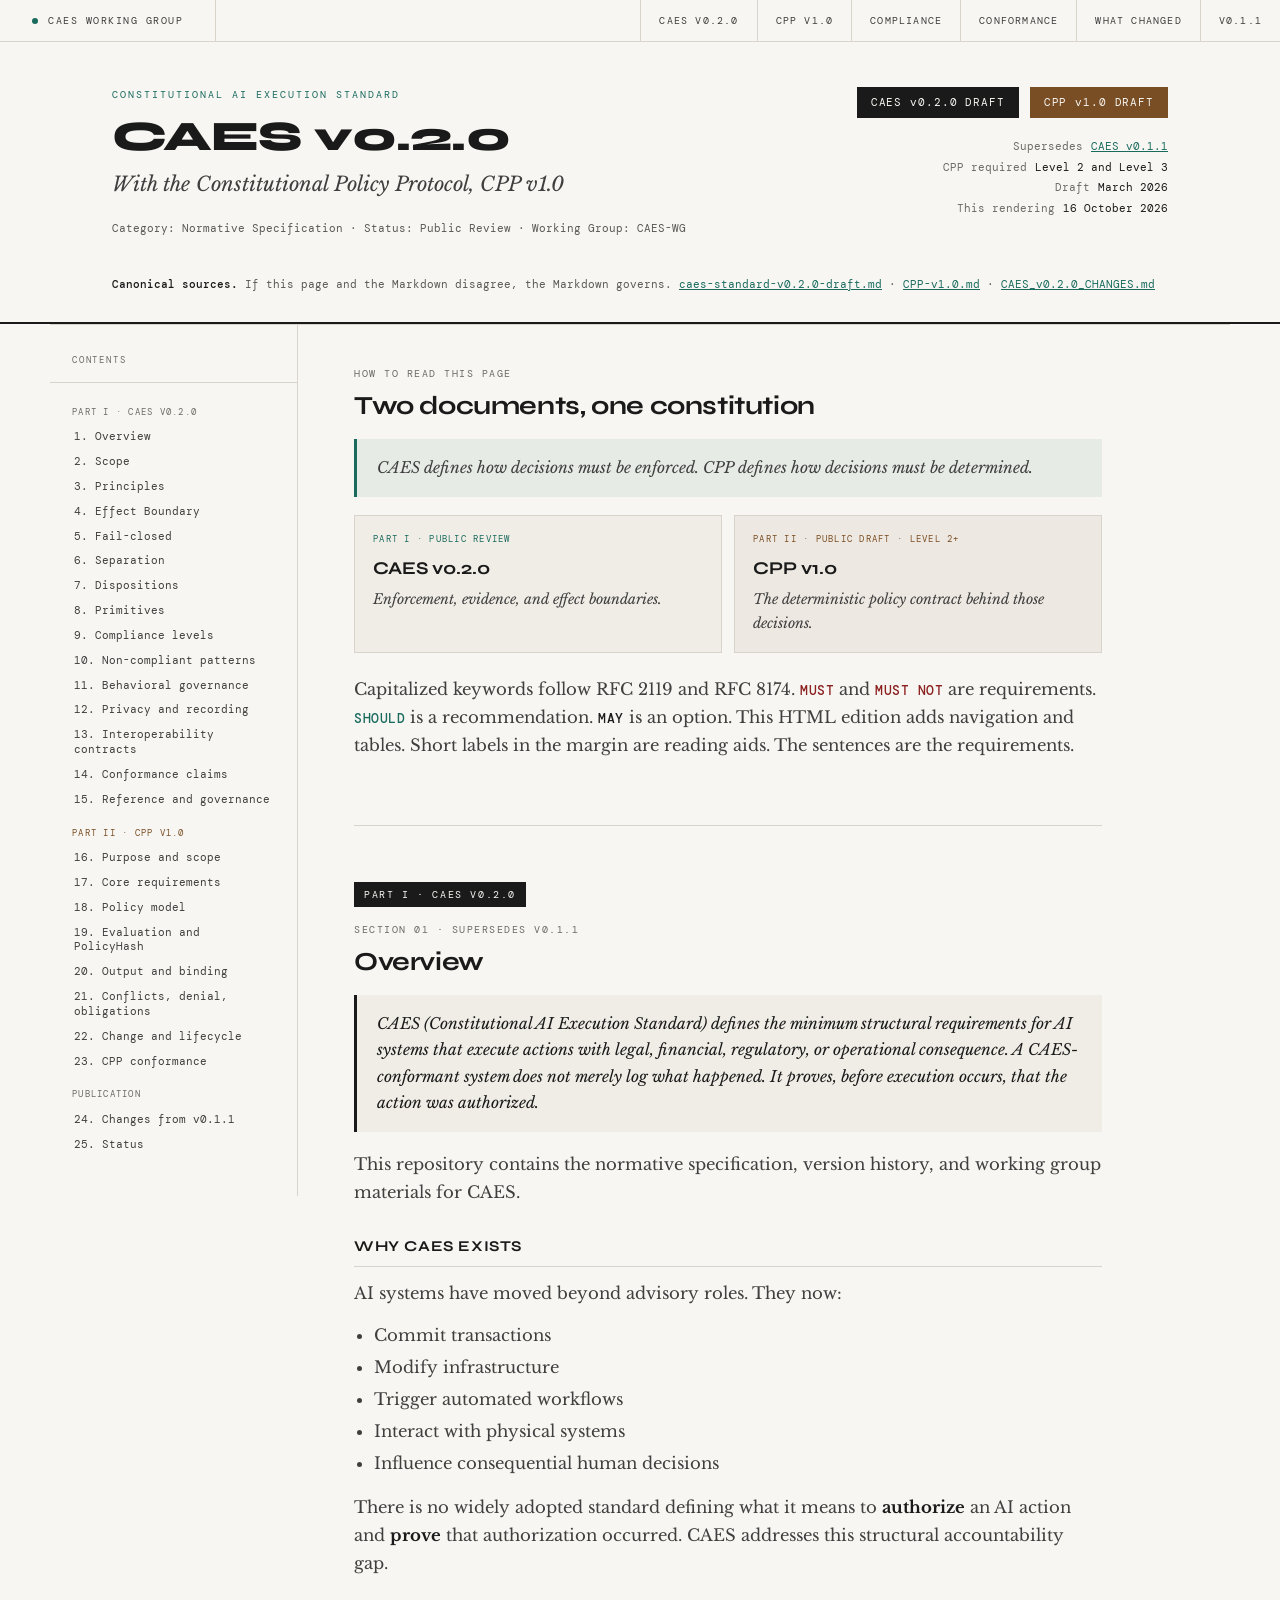
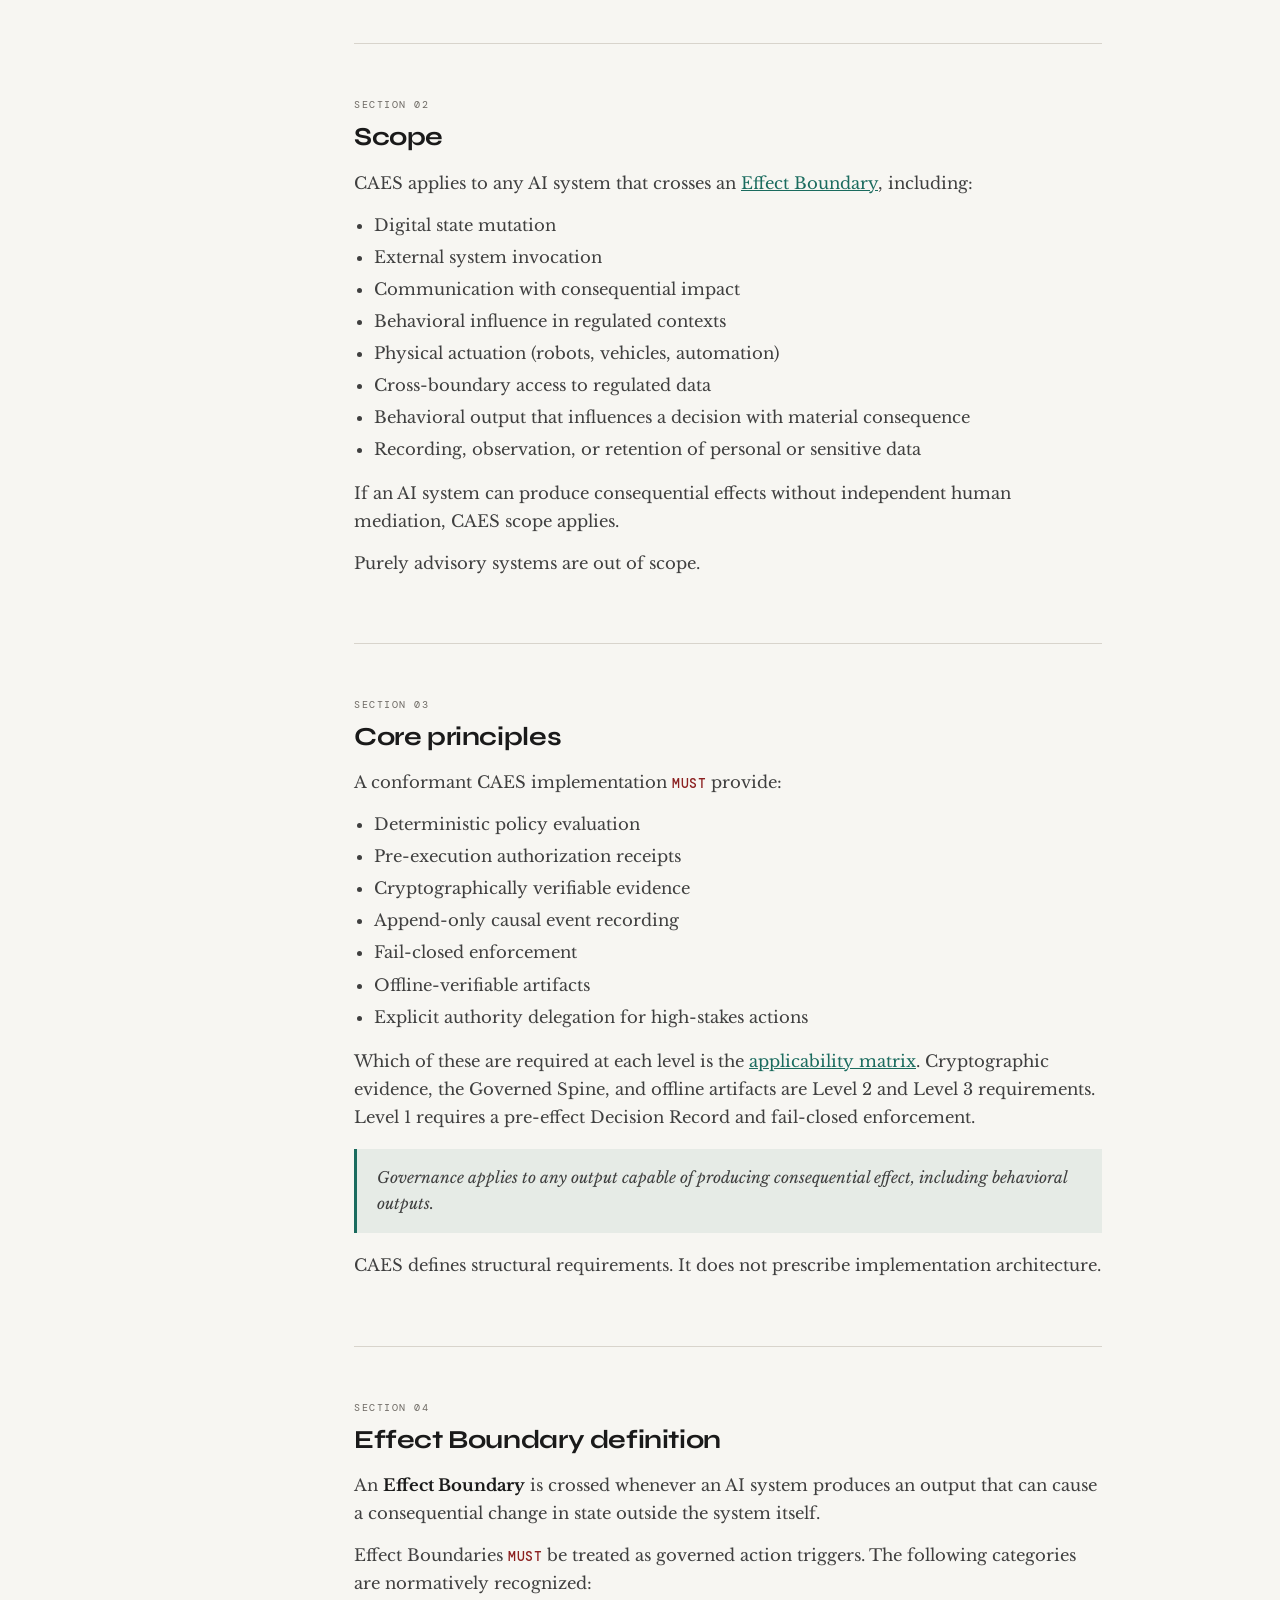
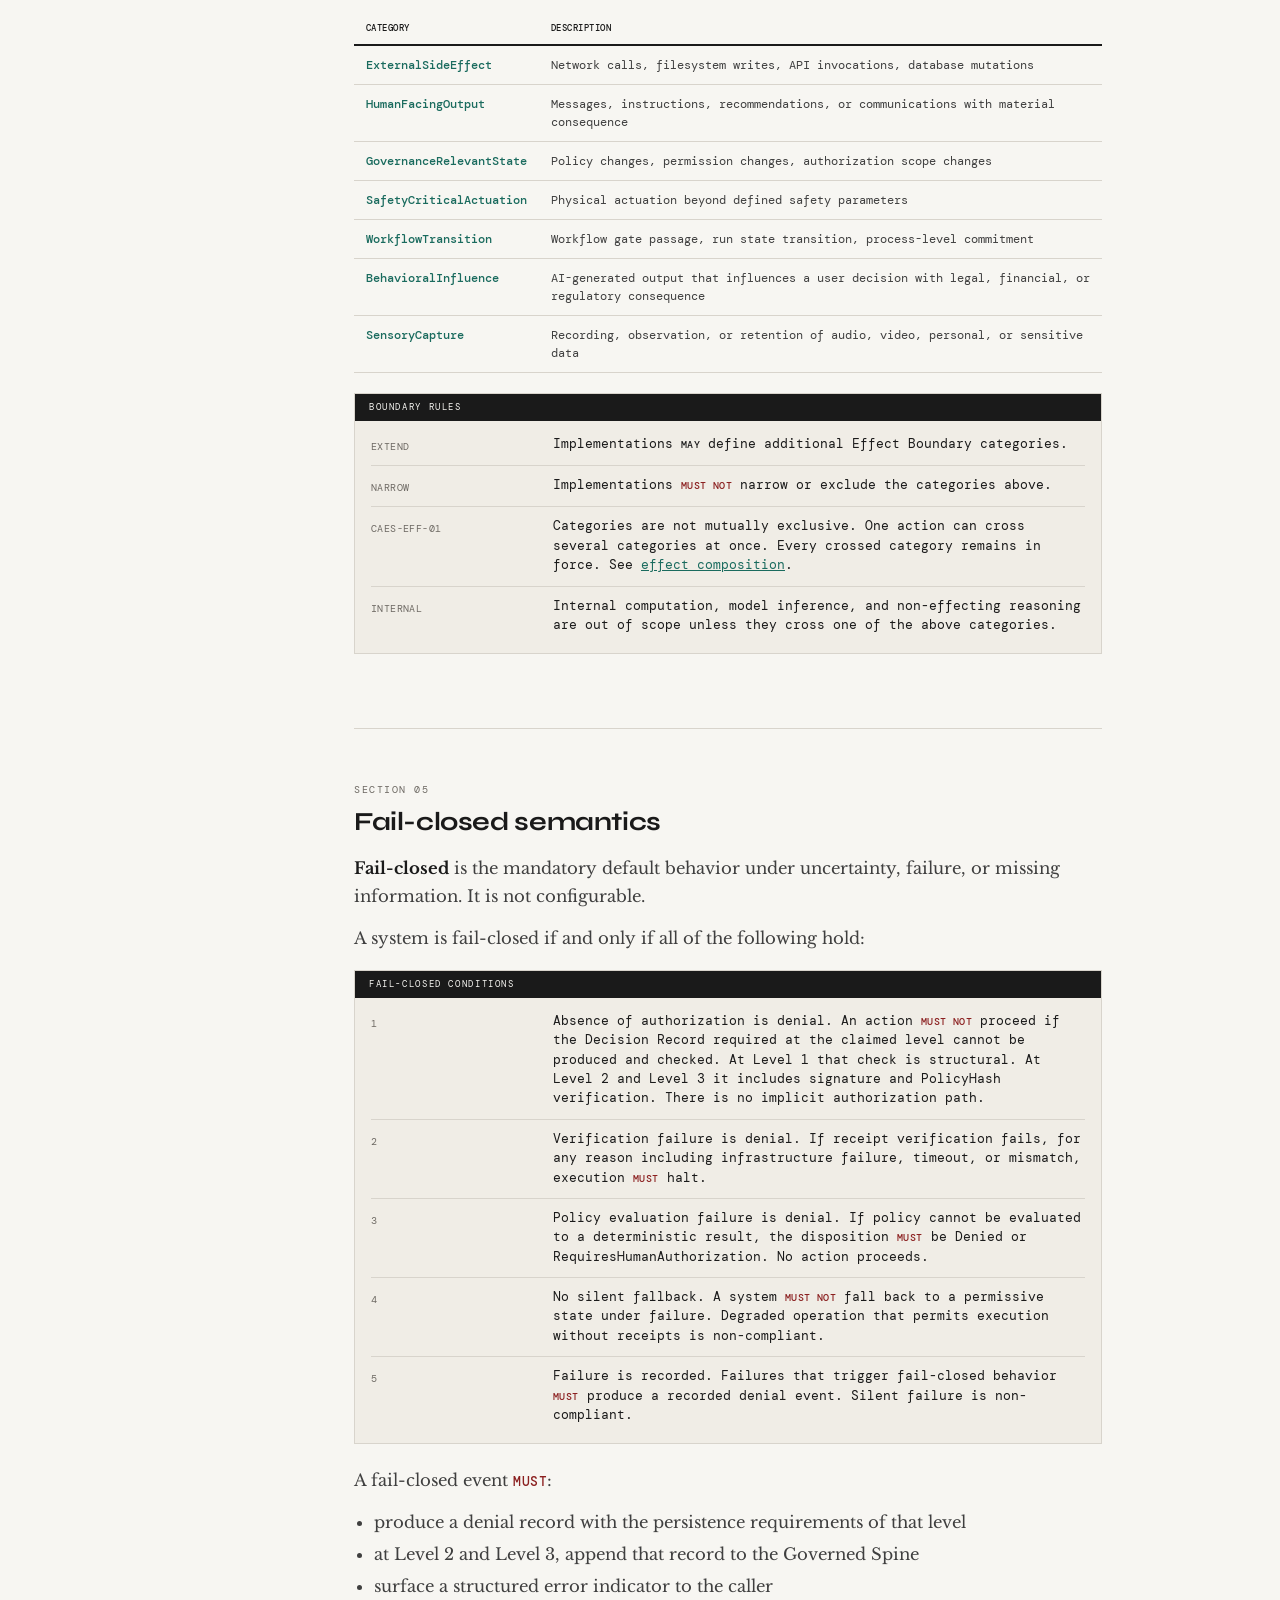
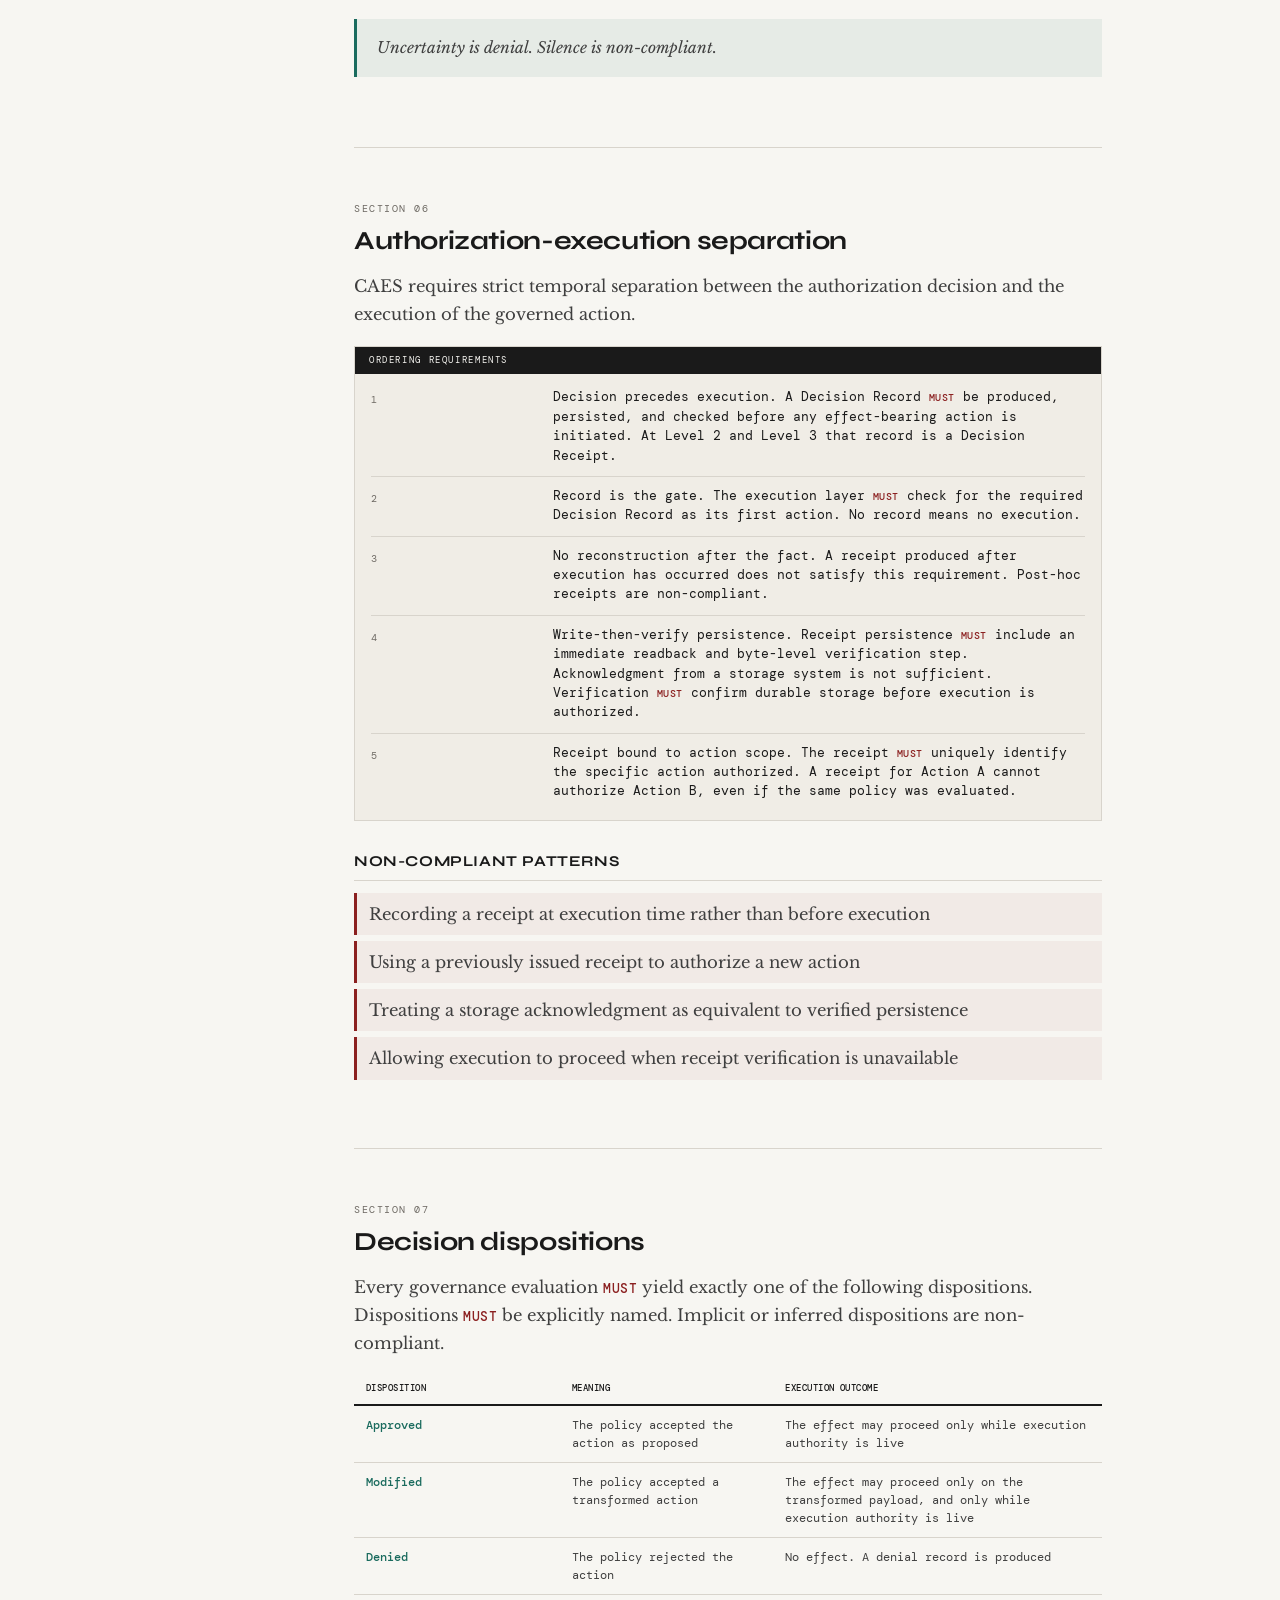
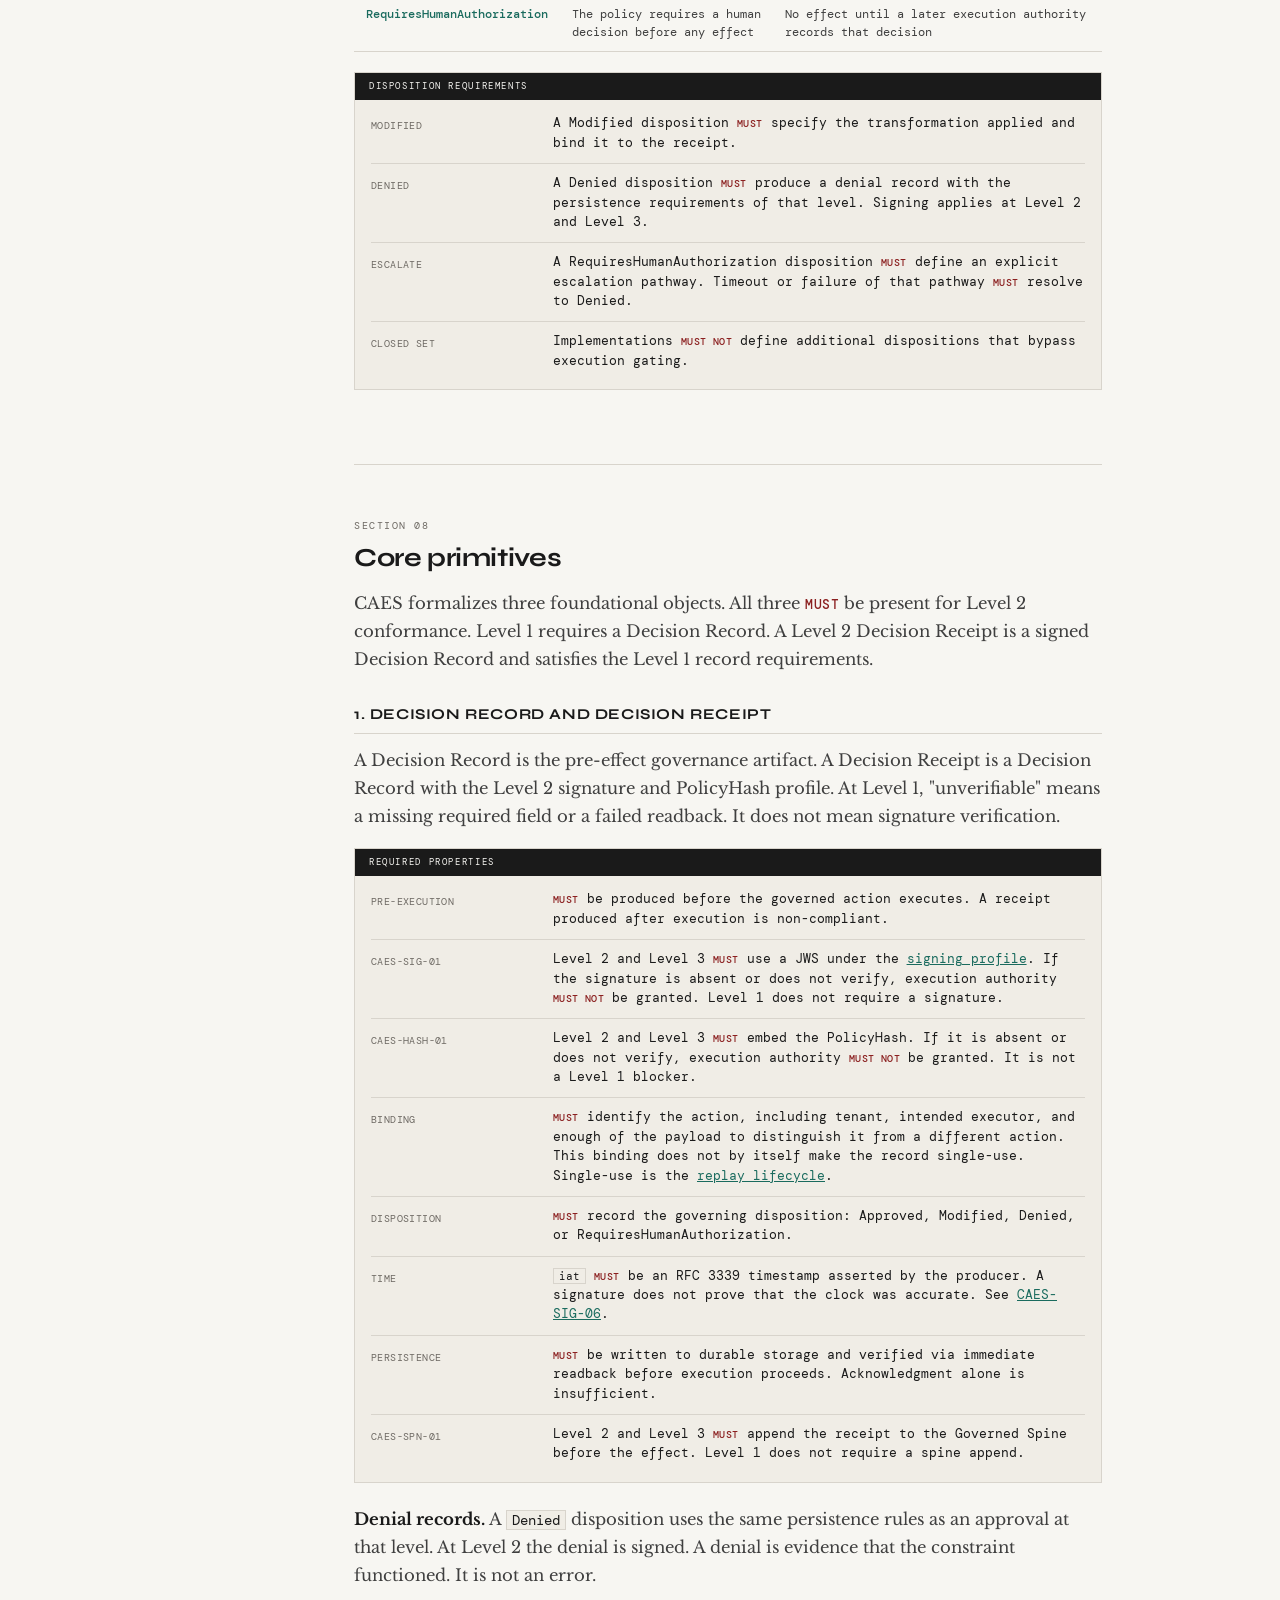
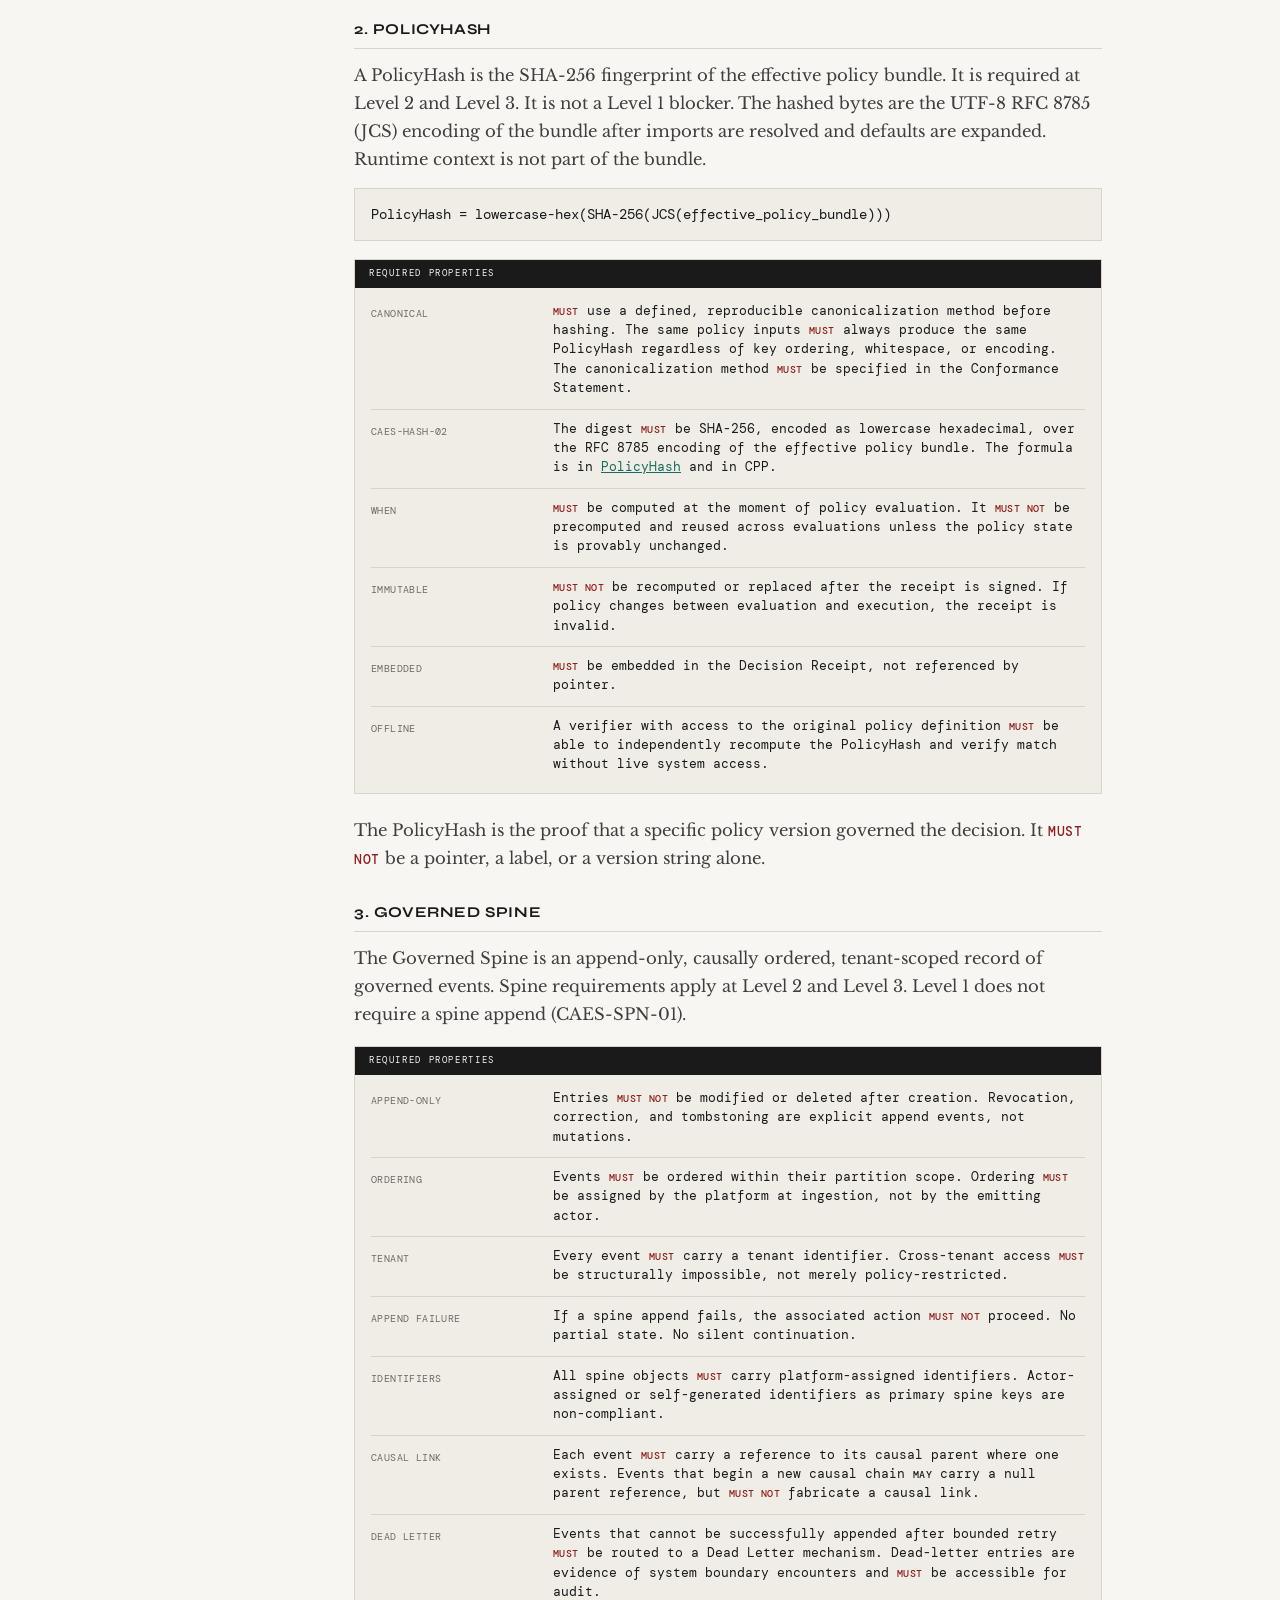
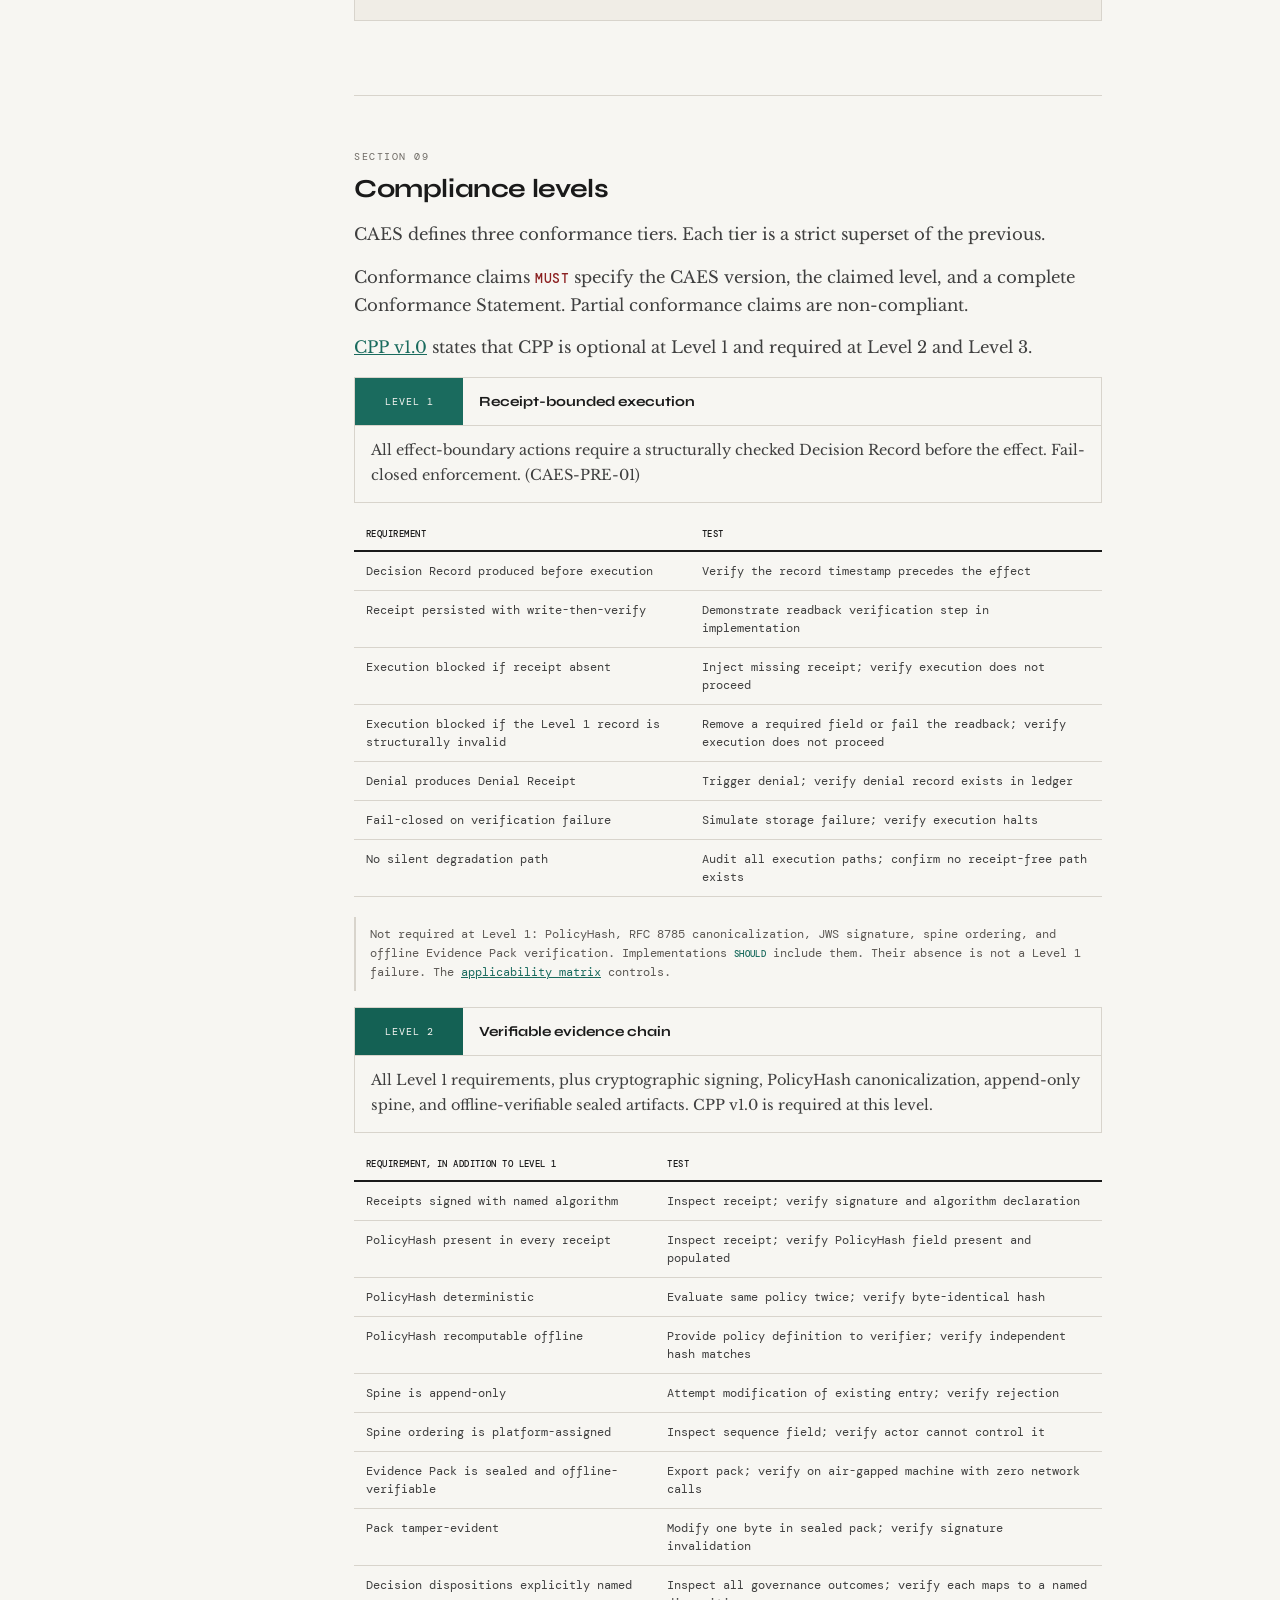
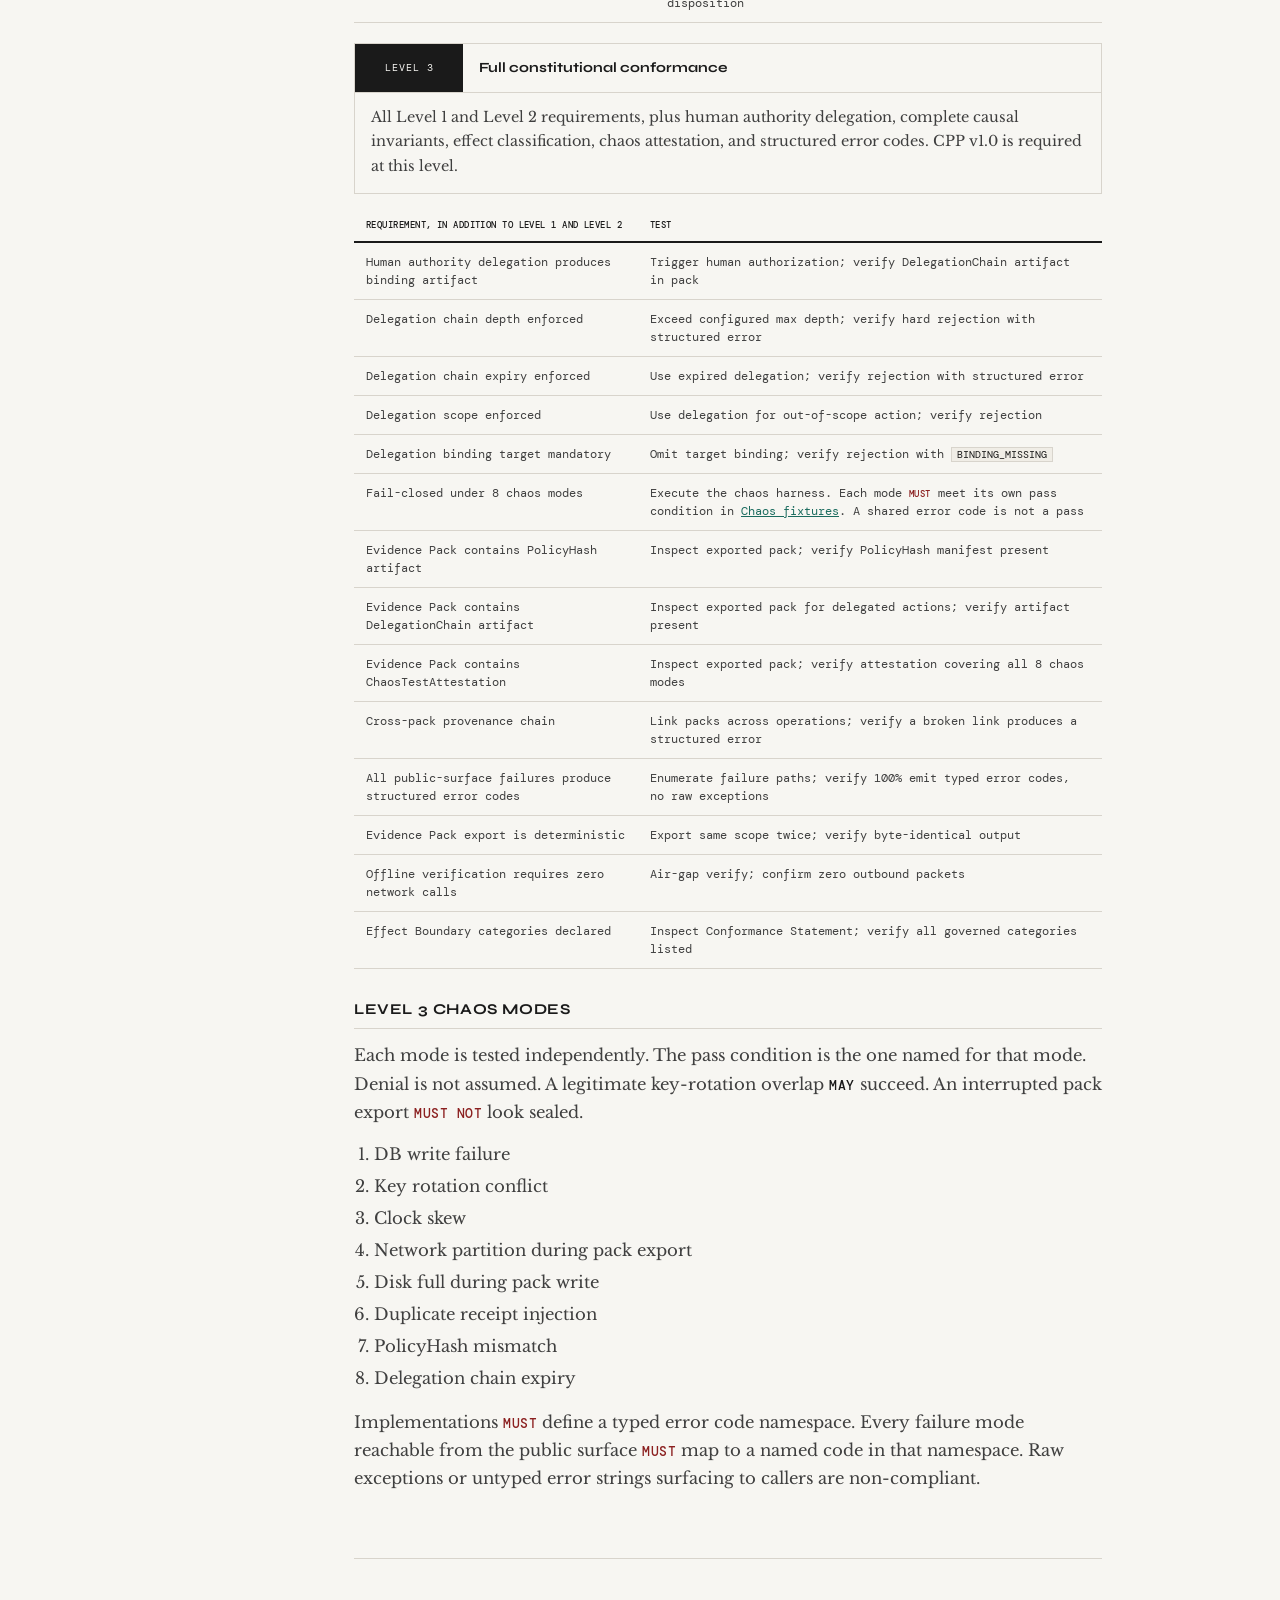
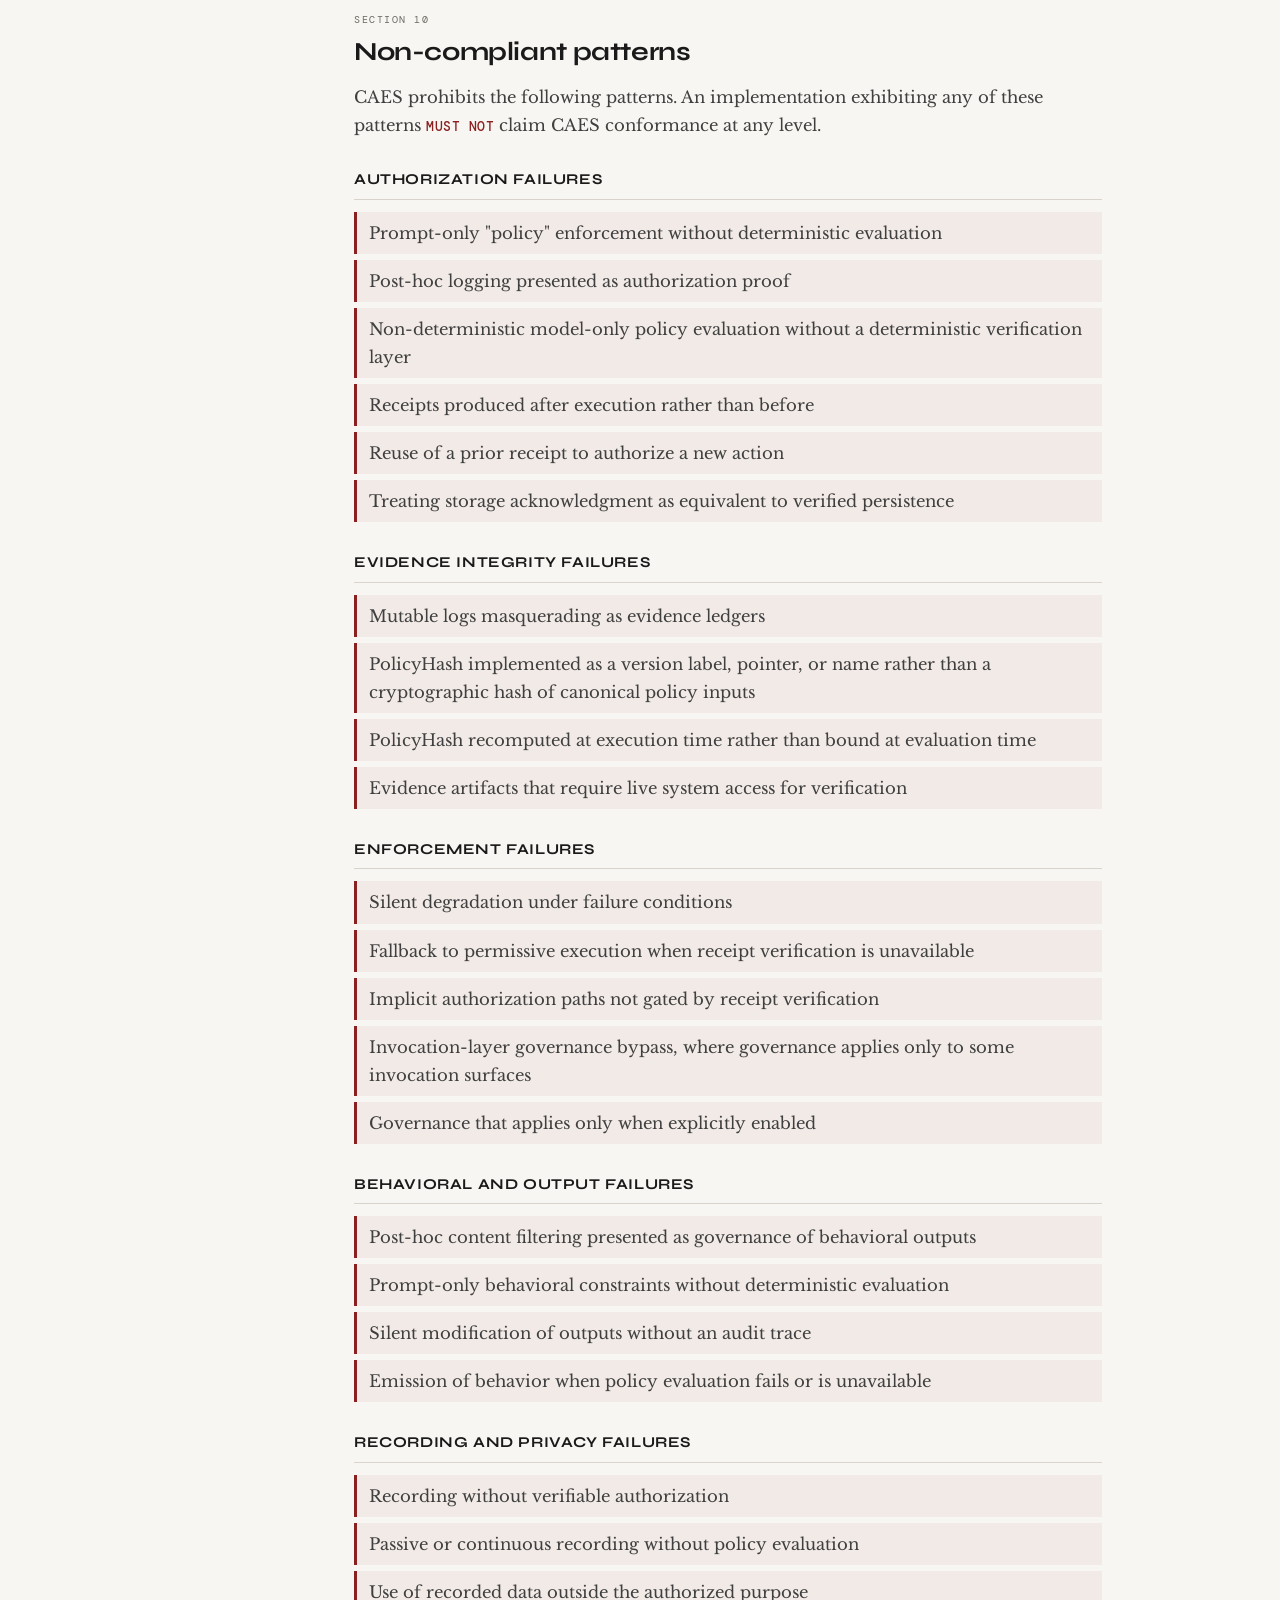
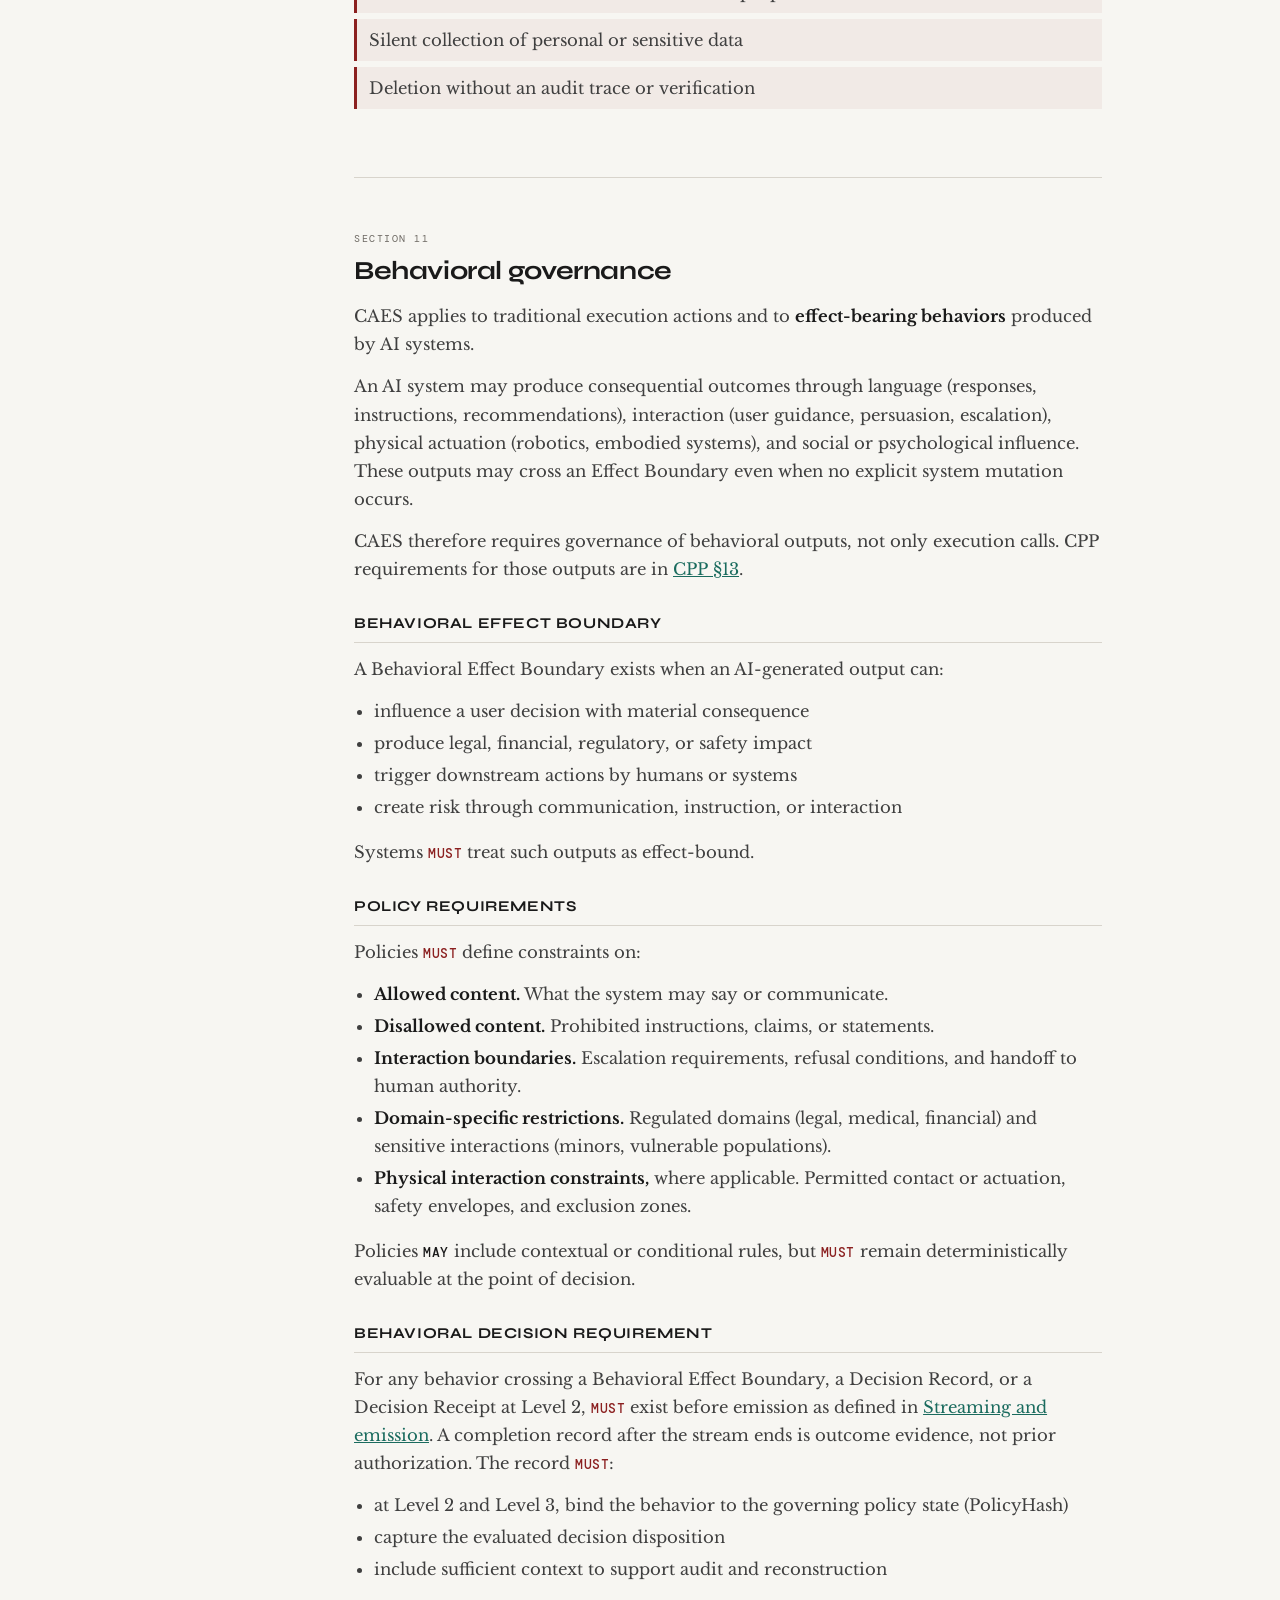
<file: spec/caes-v0.2.0.html>
<!DOCTYPE html>
<html lang="en">
<head>
<meta charset="UTF-8">
<meta name="viewport" content="width=device-width, initial-scale=1.0">
<meta name="description" content="CAES v0.2.0 public draft, with the CPP v1.0 Constitutional Policy Protocol required for Level 2 and Level 3 conformance.">
<meta name="caes.version" content="0.2.0">
<meta name="caes.status" content="Public Review">
<meta name="cpp.version" content="1.0">
<meta name="cpp.status" content="Public Draft">
<title>CAES v0.2.0 and CPP v1.0 — Constitutional AI Execution Standard</title>
<link rel="preconnect" href="https://fonts.googleapis.com">
<link rel="preconnect" href="https://fonts.gstatic.com" crossorigin>
<link href="https://fonts.googleapis.com/css2?family=DM+Mono:ital,wght@0,300;0,400;0,500;1,400&family=Libre+Baskerville:ital,wght@0,400;0,700;1,400&family=Syne:wght@400;700;800&display=swap" rel="stylesheet">
<style>
  *, *::before, *::after { box-sizing: border-box; margin: 0; padding: 0; }

  :root {
    --paper: #f7f6f2;
    --paper-warm: #f0ede6;
    --ink: #1a1a1a;
    --ink-mid: #3f3f3f;
    --ink-light: #5c5854;
    --ink-ghost: #6e6a64;
    --rule: #d8d4cc;
    --teal: #1a6b5e;
    --teal-light: #1f7d6c;
    --teal-pale: rgba(26, 107, 94, 0.08);
    --copper: #7a4e24;
    --copper-pale: rgba(122, 78, 36, 0.08);
    --red: #8b2020;
    --red-pale: rgba(139, 32, 32, 0.06);
    --mono: 'DM Mono', ui-monospace, monospace;
    --serif: 'Libre Baskerville', Georgia, serif;
    --display: 'Syne', sans-serif;
  }

  html { scroll-behavior: smooth; }
  @media (prefers-reduced-motion: reduce) { html { scroll-behavior: auto; } }

  body {
    background: var(--paper);
    color: var(--ink);
    font-family: var(--serif);
    line-height: 1.7;
    font-size: 16.5px;
  }

  :focus-visible { outline: 2px solid var(--teal); outline-offset: 2px; }

  .skip-link {
    position: absolute;
    left: 12px;
    top: -40px;
    background: var(--ink);
    color: var(--paper);
    font-family: var(--mono);
    font-size: 12px;
    padding: 8px 12px;
    z-index: 10;
  }
  .skip-link:focus { top: 12px; }

  .site-header { border-bottom: 2px solid var(--ink); }

  .header-top {
    display: flex;
    align-items: stretch;
    border-bottom: 1px solid var(--rule);
  }

  .header-org {
    padding: 12px 32px;
    border-right: 1px solid var(--rule);
    font-family: var(--mono);
    font-size: 10px;
    letter-spacing: 0.15em;
    text-transform: uppercase;
    color: var(--ink-mid);
    display: flex;
    align-items: center;
    gap: 10px;
    white-space: nowrap;
  }
  .header-org-dot {
    width: 6px; height: 6px;
    background: var(--teal);
    border-radius: 50%;
    flex: none;
  }

  .header-nav {
    display: flex;
    align-items: stretch;
    margin-left: auto;
    overflow-x: auto;
  }
  .header-nav a {
    font-family: var(--mono);
    font-size: 10px;
    letter-spacing: 0.12em;
    text-transform: uppercase;
    color: var(--ink-mid);
    text-decoration: none;
    padding: 12px 18px;
    border-left: 1px solid var(--rule);
    display: flex;
    align-items: center;
    white-space: nowrap;
  }
  .header-nav a:hover { background: var(--paper-warm); color: var(--ink); }
  .header-nav a[aria-current="true"] { color: var(--teal); background: var(--teal-pale); }

  .doc-header {
    padding: 44px 32px 36px;
    display: grid;
    grid-template-columns: 1fr auto;
    gap: 32px;
    align-items: start;
    max-width: 1120px;
    margin: 0 auto;
  }

  .doc-std-label {
    font-family: var(--mono);
    font-size: 10px;
    letter-spacing: 0.2em;
    text-transform: uppercase;
    color: var(--teal);
    margin-bottom: 12px;
  }

  .doc-title {
    font-family: var(--display);
    font-weight: 800;
    font-size: clamp(32px, 4vw, 42px);
    letter-spacing: -0.02em;
    line-height: 1.05;
    margin-bottom: 8px;
  }

  .doc-subtitle {
    font-style: italic;
    font-size: 20px;
    color: var(--ink-mid);
    margin-bottom: 18px;
  }

  .doc-formal {
    font-family: var(--mono);
    font-size: 11px;
    color: var(--ink-light);
    line-height: 1.8;
  }

  .doc-meta-block { text-align: right; }
  .version-badge {
    display: inline-block;
    background: var(--ink);
    color: var(--paper);
    font-family: var(--mono);
    font-size: 11px;
    letter-spacing: 0.08em;
    padding: 6px 14px;
    margin-bottom: 8px;
  }
  .version-badge.companion {
    background: var(--copper);
    margin-left: 6px;
  }
  .doc-meta-table {
    font-family: var(--mono);
    font-size: 11px;
    text-align: right;
    line-height: 1.9;
    margin-top: 10px;
  }
  .doc-meta-table .label { color: var(--ink-ghost); margin-right: 8px; }
  .doc-meta-table a { color: var(--teal); }

  .sources {
    max-width: 1120px;
    margin: 0 auto;
    padding: 0 32px 28px;
    font-family: var(--mono);
    font-size: 11px;
    color: var(--ink-light);
    line-height: 1.7;
  }
  .sources a { color: var(--teal); }
  .sources strong { color: var(--ink); font-weight: 500; }

  .page-body {
    display: grid;
    grid-template-columns: 248px 1fr;
    max-width: 1180px;
    margin: 0 auto;
    border-top: 1px solid var(--rule);
    align-items: start;
  }

  .sidebar {
    border-right: 1px solid var(--rule);
    padding: 28px 0 40px;
    position: sticky;
    top: 0;
    max-height: 100vh;
    overflow-y: auto;
    background: var(--paper);
  }

  .toc-label {
    font-family: var(--mono);
    font-size: 9px;
    letter-spacing: 0.2em;
    text-transform: uppercase;
    color: var(--ink-ghost);
    padding: 0 22px 14px;
    border-bottom: 1px solid var(--rule);
    margin-bottom: 8px;
  }

  .toc-section-label {
    font-family: var(--mono);
    font-size: 9px;
    letter-spacing: 0.14em;
    text-transform: uppercase;
    color: var(--ink-ghost);
    padding: 14px 22px 4px;
  }
  .toc-section-label.cpp { color: var(--copper); }

  .toc-link {
    display: block;
    font-family: var(--mono);
    font-size: 11px;
    color: var(--ink-mid);
    text-decoration: none;
    padding: 5px 22px;
    border-left: 2px solid transparent;
    line-height: 1.35;
  }
  .toc-link:hover { color: var(--ink); border-left-color: var(--ink-ghost); }
  .toc-link[aria-current="true"] {
    color: var(--teal);
    border-left-color: var(--teal);
    background: var(--teal-pale);
  }

  main { padding: 40px 56px 88px; max-width: 860px; }

  .spec-section {
    margin-bottom: 52px;
    padding-bottom: 52px;
    border-bottom: 1px solid var(--rule);
    scroll-margin-top: 18px;
  }
  .spec-section:last-child { border-bottom: none; }

  .part-banner {
    font-family: var(--mono);
    font-size: 10px;
    letter-spacing: 0.16em;
    text-transform: uppercase;
    color: var(--paper);
    background: var(--ink);
    display: inline-block;
    padding: 4px 10px;
    margin-bottom: 14px;
  }
  .part-banner.cpp { background: var(--copper); }

  .section-num {
    font-family: var(--mono);
    font-size: 10px;
    letter-spacing: 0.15em;
    color: var(--ink-ghost);
    text-transform: uppercase;
    margin-bottom: 8px;
  }

  h2 {
    font-family: var(--display);
    font-weight: 700;
    font-size: 26px;
    letter-spacing: -0.015em;
    line-height: 1.2;
    margin-bottom: 16px;
  }
  h3 {
    font-family: var(--display);
    font-weight: 700;
    font-size: 15px;
    letter-spacing: 0.04em;
    text-transform: uppercase;
    margin: 28px 0 12px;
    padding-bottom: 6px;
    border-bottom: 1px solid var(--rule);
  }
  h4 {
    font-family: var(--mono);
    font-size: 12px;
    letter-spacing: 0.06em;
    text-transform: uppercase;
    margin: 18px 0 8px;
    color: var(--ink);
  }

  p { margin-bottom: 14px; color: var(--ink-mid); }
  p strong, li strong { color: var(--ink); font-weight: 700; }
  a { color: var(--teal); }

  ul, ol { margin: 0 0 16px 1.2em; color: var(--ink-mid); }
  li { margin: 4px 0; }
  li > ul, li > ol { margin-bottom: 6px; }

  .pair {
    display: grid;
    grid-template-columns: 1fr 1fr;
    gap: 12px;
    margin: 8px 0 22px;
  }
  .pair-card {
    display: block;
    text-decoration: none;
    color: inherit;
    border: 1px solid var(--rule);
    padding: 16px 18px;
    background: var(--paper-warm);
  }
  .pair-card:hover { border-color: var(--ink); }
  .pair-card.cpp { background: var(--copper-pale); }
  .pair-kicker {
    display: block;
    font-family: var(--mono);
    font-size: 9px;
    letter-spacing: 0.14em;
    text-transform: uppercase;
    color: var(--teal);
    margin-bottom: 6px;
  }
  .pair-card.cpp .pair-kicker { color: var(--copper); }
  .pair-card strong {
    display: block;
    font-family: var(--display);
    font-size: 18px;
    margin-bottom: 4px;
  }
  .pair-card span:last-child {
    display: block;
    font-family: var(--serif);
    font-style: italic;
    font-size: 14px;
    color: var(--ink-mid);
  }

  .abstract-block, blockquote.canon {
    background: var(--paper-warm);
    border-left: 3px solid var(--ink);
    padding: 16px 20px;
    margin: 18px 0;
    font-style: italic;
    color: var(--ink);
    font-size: 15.5px;
  }
  blockquote.canon {
    border-left-color: var(--teal);
    background: var(--teal-pale);
  }
  blockquote.canon p:last-child { margin: 0; }
  .canon.cpp { border-left-color: var(--copper); background: var(--copper-pale); }

  .normative-block {
    border: 1px solid var(--rule);
    background: var(--paper-warm);
    margin: 18px 0 22px;
  }
  .normative-header {
    font-family: var(--mono);
    font-size: 9px;
    letter-spacing: 0.18em;
    text-transform: uppercase;
    color: var(--paper);
    background: var(--ink);
    padding: 6px 14px;
  }
  .normative-body { padding: 4px 16px 8px; }
  .req-row {
    display: grid;
    grid-template-columns: minmax(96px, 168px) 1fr;
    gap: 14px;
    padding: 10px 0;
    border-bottom: 1px solid var(--rule);
    align-items: start;
  }
  .req-row:last-child { border-bottom: none; }
  .req-id {
    font-family: var(--mono);
    font-size: 10px;
    letter-spacing: 0.04em;
    text-transform: uppercase;
    color: var(--ink-ghost);
    padding-top: 3px;
  }
  .req-text {
    font-family: var(--mono);
    font-size: 12.5px;
    color: var(--ink);
    line-height: 1.55;
  }

  .version-table {
    width: 100%;
    border-collapse: collapse;
    font-family: var(--mono);
    font-size: 12px;
    margin: 16px 0 20px;
  }
  .table-wrap { overflow-x: auto; margin: 16px 0 20px; }
  .table-wrap .version-table { margin: 0; }
  .version-table th {
    text-align: left;
    padding: 8px 12px;
    border-bottom: 2px solid var(--ink);
    font-weight: 500;
    letter-spacing: 0.05em;
    text-transform: uppercase;
    font-size: 9px;
  }
  .version-table td {
    padding: 10px 12px;
    border-bottom: 1px solid var(--rule);
    color: var(--ink-mid);
    vertical-align: top;
    line-height: 1.5;
  }
  .version-table tr:hover td { background: var(--paper-warm); }
  .version-table .ver { color: var(--teal); font-weight: 500; white-space: nowrap; }
  .version-table .current td { background: var(--teal-pale); }

  .tier-block { border: 1px solid var(--rule); margin: 16px 0; }
  .tier-header {
    display: grid;
    grid-template-columns: 108px 1fr;
    align-items: stretch;
    border-bottom: 1px solid var(--rule);
  }
  .tier-level {
    font-family: var(--mono);
    font-size: 10px;
    letter-spacing: 0.1em;
    text-transform: uppercase;
    color: var(--paper);
    background: var(--ink);
    padding: 12px 14px;
    display: flex;
    align-items: center;
    justify-content: center;
  }
  .tier-level.l1 { background: var(--teal); }
  .tier-level.l2 { background: #146154; }
  .tier-name {
    font-family: var(--display);
    font-weight: 700;
    font-size: 14px;
    padding: 12px 16px;
  }
  .tier-reqs {
    padding: 12px 16px 14px;
    font-size: 14.5px;
    color: var(--ink-mid);
  }
  .tier-reqs p:last-child { margin: 0; }

  ul.prohibit { list-style: none; margin-left: 0; }
  ul.prohibit li {
    border-left: 3px solid var(--red);
    background: var(--red-pale);
    padding: 7px 12px;
    margin: 6px 0;
  }

  pre {
    background: var(--ink);
    color: var(--paper);
    padding: 16px 18px;
    overflow-x: auto;
    font-family: var(--mono);
    font-size: 12px;
    line-height: 1.55;
    margin: 14px 0 18px;
  }
  pre code {
    font-family: inherit;
    font-size: inherit;
    background: none;
    border: none;
    color: inherit;
    padding: 0;
  }
  code {
    font-family: var(--mono);
    font-size: 0.86em;
    background: var(--paper-warm);
    border: 1px solid var(--rule);
    padding: 0 5px;
    color: var(--ink);
  }
  p code, li code, td code { white-space: nowrap; }

  .note {
    font-family: var(--mono);
    font-size: 12px;
    color: var(--ink-light);
    border-left: 2px solid var(--rule);
    padding: 8px 14px;
    margin: 14px 0;
    line-height: 1.6;
  }

  .kw {
    font-family: var(--mono);
    font-size: 0.78em;
    font-style: normal;
    font-weight: 500;
    letter-spacing: 0.04em;
  }
  .kw-must, .kw-mustnot, .kw-shouldnot { color: var(--red); }
  .kw-should, .kw-recommended { color: var(--teal); }
  .kw-may { color: var(--ink); }

  .ref-impl-block {
    border: 1px solid var(--teal);
    background: var(--teal-pale);
    padding: 22px 24px;
    margin: 18px 0;
    display: grid;
    grid-template-columns: 1fr auto;
    gap: 20px;
    align-items: center;
  }
  .ref-impl-label {
    font-family: var(--mono);
    font-size: 9px;
    letter-spacing: 0.16em;
    text-transform: uppercase;
    color: var(--teal);
    margin-bottom: 6px;
  }
  .ref-impl-name {
    font-family: var(--display);
    font-weight: 700;
    font-size: 18px;
    margin-bottom: 4px;
  }
  .ref-impl-desc { font-family: var(--mono); font-size: 12px; color: var(--ink-mid); margin: 0; }
  .ref-impl-link {
    font-family: var(--mono);
    font-size: 10px;
    letter-spacing: 0.1em;
    text-transform: uppercase;
    color: var(--teal);
    text-decoration: none;
    border: 1px solid var(--teal);
    padding: 10px 16px;
    white-space: nowrap;
  }
  .ref-impl-link:hover { background: var(--teal); color: var(--paper); }

  .formula {
    font-family: var(--mono);
    font-size: 14px;
    background: var(--paper-warm);
    border: 1px solid var(--rule);
    padding: 14px 16px;
    margin: 14px 0;
    color: var(--ink);
  }

  footer {
    border-top: 2px solid var(--ink);
    padding: 22px 40px;
    display: flex;
    justify-content: space-between;
    gap: 16px;
    flex-wrap: wrap;
    font-family: var(--mono);
    font-size: 10px;
    color: var(--ink-light);
    background: var(--paper-warm);
  }
  footer a { color: var(--teal); text-decoration: none; }

  @media (max-width: 880px) {
    .header-top { flex-wrap: wrap; }
    .header-org { border-right: 0; padding: 12px 16px; }
    .header-nav {
      flex: 1 1 100%;
      margin-left: 0;
      min-width: 0;
      max-width: 100%;
      border-top: 1px solid var(--rule);
    }
    body { overflow-x: hidden; }
    .site-header, .doc-header, .sources, .page-body, footer { max-width: 100%; }
    .doc-header { grid-template-columns: minmax(0, 1fr); padding: 28px 20px 18px; }
    .doc-title-block, .doc-meta-block { min-width: 0; max-width: 100%; }
    .doc-meta-block, .doc-meta-table { text-align: left; }
    .doc-subtitle, .doc-formal, .sources, .doc-meta-table, main p, main li, blockquote { overflow-wrap: anywhere; }
    .sources { padding: 0 20px 20px; }
    .page-body { grid-template-columns: minmax(0, 1fr); min-width: 0; }
    .sidebar {
      position: sticky;
      top: 0;
      display: flex;
      width: 100%;
      min-width: 0;
      max-height: none;
      height: auto;
      overflow-x: auto;
      overflow-y: hidden;
      border-right: 0;
      border-bottom: 1px solid var(--rule);
      padding: 0;
      z-index: 4;
    }
    .toc-label { display: none; }
    .toc-section-label,
    .toc-link {
      flex: none;
      border-left: 0;
      padding: 10px 12px;
      white-space: nowrap;
    }
    .toc-link[aria-current="true"] { border-bottom: 2px solid var(--teal); background: transparent; }
    main { padding: 28px 20px 72px; min-width: 0; }
    .spec-section { scroll-margin-top: 64px; }
    .pair, .ref-impl-block, .req-row { grid-template-columns: 1fr; }
    .ref-impl-link { justify-self: start; }
    pre { max-width: 100%; }
  }

  @media print {
    .skip-link, .header-nav, .sidebar, footer { display: none !important; }
    .page-body { display: block; max-width: none; border: 0; }
    main { max-width: none; padding: 0; }
    body { font-size: 11pt; background: white; }
    pre { white-space: pre-wrap; }
    a { color: inherit; text-decoration: none; }
    .spec-section { break-inside: avoid; }
  }
</style>
</head>
<body>

<a class="skip-link" href="#content">Skip to content</a>

<header class="site-header">
  <div class="header-top">
    <div class="header-org">
      <span class="header-org-dot"></span>
      CAES Working Group
    </div>
    <nav class="header-nav" aria-label="Document">
      <a href="#caes">CAES v0.2.0</a>
      <a href="#cpp">CPP v1.0</a>
      <a href="#compliance">Compliance</a>
      <a href="#conformance">Conformance</a>
      <a href="#changes">What changed</a>
      <a href="caes-v0.1.1.html">v0.1.1</a>
    </nav>
  </div>

  <div class="doc-header">
    <div class="doc-title-block">
      <div class="doc-std-label">Constitutional AI Execution Standard</div>
      <h1 class="doc-title">CAES v0.2.0</h1>
      <p class="doc-subtitle">With the Constitutional Policy Protocol, CPP v1.0</p>
      <div class="doc-formal">
        Category: Normative Specification · Status: Public Review · Working Group: CAES-WG
      </div>
    </div>
    <div class="doc-meta-block">
      <div>
        <span class="version-badge">CAES v0.2.0 DRAFT</span>
        <span class="version-badge companion">CPP v1.0 DRAFT</span>
      </div>
      <div class="doc-meta-table">
        <div><span class="label">Supersedes</span><span class="val"><a href="caes-v0.1.1.html">CAES v0.1.1</a></span></div>
        <div><span class="label">CPP required</span><span class="val">Level 2 and Level 3</span></div>
        <div><span class="label">Draft</span><span class="val">March 2026</span></div>
        <div><span class="label">This rendering</span><span class="val">16 October 2026</span></div>
      </div>
    </div>
  </div>
  <p class="sources">
    <strong>Canonical sources.</strong>
    If this page and the Markdown disagree, the Markdown governs.
    <a href="../caes-standard-v0.2.0-draft.md">caes-standard-v0.2.0-draft.md</a>
    ·
    <a href="../CPP-v1.0.md">CPP-v1.0.md</a>
    ·
    <a href="../CAES_v0.2.0_CHANGES.md">CAES_v0.2.0_CHANGES.md</a>
  </p>
</header>

<div class="page-body">
  <aside class="sidebar">
    <div class="toc-label">Contents</div>
    <div class="toc-section-label">Part I · CAES v0.2.0</div>
    <a class="toc-link" href="#caes">1. Overview</a>
    <a class="toc-link" href="#scope">2. Scope</a>
    <a class="toc-link" href="#principles">3. Principles</a>
    <a class="toc-link" href="#effect-boundary">4. Effect Boundary</a>
    <a class="toc-link" href="#fail-closed">5. Fail-closed</a>
    <a class="toc-link" href="#separation">6. Separation</a>
    <a class="toc-link" href="#dispositions">7. Dispositions</a>
    <a class="toc-link" href="#primitives">8. Primitives</a>
    <a class="toc-link" href="#compliance">9. Compliance levels</a>
    <a class="toc-link" href="#non-compliant">10. Non-compliant patterns</a>
    <a class="toc-link" href="#behavioral">11. Behavioral governance</a>
    <a class="toc-link" href="#privacy">12. Privacy and recording</a>
    <a class="toc-link" href="#contracts">13. Interoperability contracts</a>
    <a class="toc-link" href="#conformance">14. Conformance claims</a>
    <a class="toc-link" href="#reference">15. Reference and governance</a>

    <div class="toc-section-label cpp">Part II · CPP v1.0</div>
    <a class="toc-link" href="#cpp">16. Purpose and scope</a>
    <a class="toc-link" href="#cpp-requirements">17. Core requirements</a>
    <a class="toc-link" href="#cpp-model">18. Policy model</a>
    <a class="toc-link" href="#cpp-evaluation">19. Evaluation and PolicyHash</a>
    <a class="toc-link" href="#cpp-binding">20. Output and binding</a>
    <a class="toc-link" href="#cpp-conflict">21. Conflicts, denial, obligations</a>
    <a class="toc-link" href="#cpp-change">22. Change and lifecycle</a>
    <a class="toc-link" href="#cpp-conformance">23. CPP conformance</a>

    <div class="toc-section-label">Publication</div>
    <a class="toc-link" href="#changes">24. Changes from v0.1.1</a>
    <a class="toc-link" href="#status">25. Status</a>
  </aside>

  <main id="content">

    <section class="spec-section" id="reading">
      <div class="section-num">How to read this page</div>
      <h2>Two documents, one constitution</h2>
      <blockquote class="canon">
        <p>CAES defines how decisions must be enforced. CPP defines how decisions must be determined.</p>
      </blockquote>
      <div class="pair">
        <a class="pair-card" href="#caes">
          <span class="pair-kicker">Part I · Public Review</span>
          <strong>CAES v0.2.0</strong>
          <span>Enforcement, evidence, and effect boundaries.</span>
        </a>
        <a class="pair-card cpp" href="#cpp">
          <span class="pair-kicker">Part II · Public Draft · Level 2+</span>
          <strong>CPP v1.0</strong>
          <span>The deterministic policy contract behind those decisions.</span>
        </a>
      </div>
      <p>Capitalized keywords follow RFC 2119 and RFC 8174. <span class="kw kw-must">MUST</span> and <span class="kw kw-mustnot">MUST NOT</span> are requirements. <span class="kw kw-should">SHOULD</span> is a recommendation. <span class="kw kw-may">MAY</span> is an option. This HTML edition adds navigation and tables. Short labels in the margin are reading aids. The sentences are the requirements.</p>
    </section>

    <!-- PART I -->
    <section class="spec-section" id="caes">
      <div class="part-banner">Part I · CAES v0.2.0</div>
      <div class="section-num">Section 01 · Supersedes v0.1.1</div>
      <h2>Overview</h2>
      <div class="abstract-block">
        CAES (Constitutional AI Execution Standard) defines the minimum structural requirements for AI systems that execute actions with legal, financial, regulatory, or operational consequence. A CAES-conformant system does not merely log what happened. It proves, before execution occurs, that the action was authorized.
      </div>
      <p>This repository contains the normative specification, version history, and working group materials for CAES.</p>
      <h3 id="why">Why CAES exists</h3>
      <p>AI systems have moved beyond advisory roles. They now:</p>
      <ul>
        <li>Commit transactions</li>
        <li>Modify infrastructure</li>
        <li>Trigger automated workflows</li>
        <li>Interact with physical systems</li>
        <li>Influence consequential human decisions</li>
      </ul>
      <p>There is no widely adopted standard defining what it means to <strong>authorize</strong> an AI action and <strong>prove</strong> that authorization occurred. CAES addresses this structural accountability gap.</p>
    </section>

    <section class="spec-section" id="scope">
      <div class="section-num">Section 02</div>
      <h2>Scope</h2>
      <p>CAES applies to any AI system that crosses an <a href="#effect-boundary">Effect Boundary</a>, including:</p>
      <ul>
        <li>Digital state mutation</li>
        <li>External system invocation</li>
        <li>Communication with consequential impact</li>
        <li>Behavioral influence in regulated contexts</li>
        <li>Physical actuation (robots, vehicles, automation)</li>
        <li>Cross-boundary access to regulated data</li>
        <li>Behavioral output that influences a decision with material consequence</li>
        <li>Recording, observation, or retention of personal or sensitive data</li>
      </ul>
      <p>If an AI system can produce consequential effects without independent human mediation, CAES scope applies.</p>
      <p>Purely advisory systems are out of scope.</p>
    </section>

    <section class="spec-section" id="principles">
      <div class="section-num">Section 03</div>
      <h2>Core principles</h2>
      <p>A conformant CAES implementation MUST provide:</p>
      <ul>
        <li>Deterministic policy evaluation</li>
        <li>Pre-execution authorization receipts</li>
        <li>Cryptographically verifiable evidence</li>
        <li>Append-only causal event recording</li>
        <li>Fail-closed enforcement</li>
        <li>Offline-verifiable artifacts</li>
        <li>Explicit authority delegation for high-stakes actions</li>
      </ul>
      <p>Which of these are required at each level is the <a href="#contracts">applicability matrix</a>. Cryptographic evidence, the Governed Spine, and offline artifacts are Level 2 and Level 3 requirements. Level 1 requires a pre-effect Decision Record and fail-closed enforcement.</p>
      <blockquote class="canon">
        <p>Governance applies to any output capable of producing consequential effect, including behavioral outputs.</p>
      </blockquote>
      <p>CAES defines structural requirements. It does not prescribe implementation architecture.</p>
    </section>

    <section class="spec-section" id="effect-boundary">
      <div class="section-num">Section 04</div>
      <h2>Effect Boundary definition</h2>
      <p>An <strong>Effect Boundary</strong> is crossed whenever an AI system produces an output that can cause a consequential change in state outside the system itself.</p>
      <p>Effect Boundaries MUST be treated as governed action triggers. The following categories are normatively recognized:</p>
      <div class="table-wrap">
        <table class="version-table">
          <thead>
            <tr><th scope="col">Category</th><th scope="col">Description</th></tr>
          </thead>
          <tbody>
            <tr><td class="ver">ExternalSideEffect</td><td>Network calls, filesystem writes, API invocations, database mutations</td></tr>
            <tr><td class="ver">HumanFacingOutput</td><td>Messages, instructions, recommendations, or communications with material consequence</td></tr>
            <tr><td class="ver">GovernanceRelevantState</td><td>Policy changes, permission changes, authorization scope changes</td></tr>
            <tr><td class="ver">SafetyCriticalActuation</td><td>Physical actuation beyond defined safety parameters</td></tr>
            <tr><td class="ver">WorkflowTransition</td><td>Workflow gate passage, run state transition, process-level commitment</td></tr>
            <tr><td class="ver">BehavioralInfluence</td><td>AI-generated output that influences a user decision with legal, financial, or regulatory consequence</td></tr>
            <tr><td class="ver">SensoryCapture</td><td>Recording, observation, or retention of audio, video, personal, or sensitive data</td></tr>
          </tbody>
        </table>
      </div>
      <div class="normative-block">
        <div class="normative-header">Boundary rules</div>
        <div class="normative-body">
          <div class="req-row">
            <div class="req-id">Extend</div>
            <div class="req-text">Implementations MAY define additional Effect Boundary categories.</div>
          </div>
          <div class="req-row">
            <div class="req-id">Narrow</div>
            <div class="req-text">Implementations MUST NOT narrow or exclude the categories above.</div>
          </div>
          <div class="req-row">
            <div class="req-id">CAES-EFF-01</div>
            <div class="req-text">Categories are not mutually exclusive. One action can cross several categories at once. Every crossed category remains in force. See <a href="#composition">effect composition</a>.</div>
          </div>
          <div class="req-row">
            <div class="req-id">Internal</div>
            <div class="req-text">Internal computation, model inference, and non-effecting reasoning are out of scope unless they cross one of the above categories.</div>
          </div>
        </div>
      </div>
    </section>

    <section class="spec-section" id="fail-closed">
      <div class="section-num">Section 05</div>
      <h2>Fail-closed semantics</h2>
      <p><strong>Fail-closed</strong> is the mandatory default behavior under uncertainty, failure, or missing information. It is not configurable.</p>
      <p>A system is fail-closed if and only if all of the following hold:</p>
      <div class="normative-block">
        <div class="normative-header">Fail-closed conditions</div>
        <div class="normative-body">
          <div class="req-row">
            <div class="req-id">1</div>
            <div class="req-text">Absence of authorization is denial. An action MUST NOT proceed if the Decision Record required at the claimed level cannot be produced and checked. At Level 1 that check is structural. At Level 2 and Level 3 it includes signature and PolicyHash verification. There is no implicit authorization path.</div>
          </div>
          <div class="req-row">
            <div class="req-id">2</div>
            <div class="req-text">Verification failure is denial. If receipt verification fails, for any reason including infrastructure failure, timeout, or mismatch, execution MUST halt.</div>
          </div>
          <div class="req-row">
            <div class="req-id">3</div>
            <div class="req-text">Policy evaluation failure is denial. If policy cannot be evaluated to a deterministic result, the disposition MUST be Denied or RequiresHumanAuthorization. No action proceeds.</div>
          </div>
          <div class="req-row">
            <div class="req-id">4</div>
            <div class="req-text">No silent fallback. A system MUST NOT fall back to a permissive state under failure. Degraded operation that permits execution without receipts is non-compliant.</div>
          </div>
          <div class="req-row">
            <div class="req-id">5</div>
            <div class="req-text">Failure is recorded. Failures that trigger fail-closed behavior MUST produce a recorded denial event. Silent failure is non-compliant.</div>
          </div>
        </div>
      </div>
      <p>A fail-closed event MUST:</p>
      <ul>
        <li>produce a denial record with the persistence requirements of that level</li>
        <li>at Level 2 and Level 3, append that record to the Governed Spine</li>
        <li>surface a structured error indicator to the caller</li>
      </ul>
      <blockquote class="canon"><p>Uncertainty is denial. Silence is non-compliant.</p></blockquote>
    </section>

    <section class="spec-section" id="separation">
      <div class="section-num">Section 06</div>
      <h2>Authorization-execution separation</h2>
      <p>CAES requires strict temporal separation between the authorization decision and the execution of the governed action.</p>
      <div class="normative-block">
        <div class="normative-header">Ordering requirements</div>
        <div class="normative-body">
          <div class="req-row">
            <div class="req-id">1</div>
            <div class="req-text">Decision precedes execution. A Decision Record MUST be produced, persisted, and checked before any effect-bearing action is initiated. At Level 2 and Level 3 that record is a Decision Receipt.</div>
          </div>
          <div class="req-row">
            <div class="req-id">2</div>
            <div class="req-text">Record is the gate. The execution layer MUST check for the required Decision Record as its first action. No record means no execution.</div>
          </div>
          <div class="req-row">
            <div class="req-id">3</div>
            <div class="req-text">No reconstruction after the fact. A receipt produced after execution has occurred does not satisfy this requirement. Post-hoc receipts are non-compliant.</div>
          </div>
          <div class="req-row">
            <div class="req-id">4</div>
            <div class="req-text">Write-then-verify persistence. Receipt persistence MUST include an immediate readback and byte-level verification step. Acknowledgment from a storage system is not sufficient. Verification MUST confirm durable storage before execution is authorized.</div>
          </div>
          <div class="req-row">
            <div class="req-id">5</div>
            <div class="req-text">Receipt bound to action scope. The receipt MUST uniquely identify the specific action authorized. A receipt for Action A cannot authorize Action B, even if the same policy was evaluated.</div>
          </div>
        </div>
      </div>
      <h3>Non-compliant patterns</h3>
      <ul class="prohibit">
        <li>Recording a receipt at execution time rather than before execution</li>
        <li>Using a previously issued receipt to authorize a new action</li>
        <li>Treating a storage acknowledgment as equivalent to verified persistence</li>
        <li>Allowing execution to proceed when receipt verification is unavailable</li>
      </ul>
    </section>

    <section class="spec-section" id="dispositions">
      <div class="section-num">Section 07</div>
      <h2>Decision dispositions</h2>
      <p>Every governance evaluation MUST yield exactly one of the following dispositions. Dispositions MUST be explicitly named. Implicit or inferred dispositions are non-compliant.</p>
      <div class="table-wrap">
        <table class="version-table">
          <thead>
            <tr><th scope="col">Disposition</th><th scope="col">Meaning</th><th scope="col">Execution outcome</th></tr>
          </thead>
          <tbody>
            <tr><td class="ver">Approved</td><td>The policy accepted the action as proposed</td><td>The effect may proceed only while execution authority is live</td></tr>
            <tr><td class="ver">Modified</td><td>The policy accepted a transformed action</td><td>The effect may proceed only on the transformed payload, and only while execution authority is live</td></tr>
            <tr><td class="ver">Denied</td><td>The policy rejected the action</td><td>No effect. A denial record is produced</td></tr>
            <tr><td class="ver">RequiresHumanAuthorization</td><td>The policy requires a human decision before any effect</td><td>No effect until a later execution authority records that decision</td></tr>
          </tbody>
        </table>
      </div>
      <div class="normative-block">
        <div class="normative-header">Disposition requirements</div>
        <div class="normative-body">
          <div class="req-row">
            <div class="req-id">Modified</div>
            <div class="req-text">A Modified disposition MUST specify the transformation applied and bind it to the receipt.</div>
          </div>
          <div class="req-row">
            <div class="req-id">Denied</div>
            <div class="req-text">A Denied disposition MUST produce a denial record with the persistence requirements of that level. Signing applies at Level 2 and Level 3.</div>
          </div>
          <div class="req-row">
            <div class="req-id">Escalate</div>
            <div class="req-text">A RequiresHumanAuthorization disposition MUST define an explicit escalation pathway. Timeout or failure of that pathway MUST resolve to Denied.</div>
          </div>
          <div class="req-row">
            <div class="req-id">Closed set</div>
            <div class="req-text">Implementations MUST NOT define additional dispositions that bypass execution gating.</div>
          </div>
        </div>
      </div>
    </section>

    <section class="spec-section" id="primitives">
      <div class="section-num">Section 08</div>
      <h2>Core primitives</h2>
      <p>CAES formalizes three foundational objects. All three MUST be present for Level 2 conformance. Level 1 requires a Decision Record. A Level 2 Decision Receipt is a signed Decision Record and satisfies the Level 1 record requirements.</p>

      <h3 id="receipt">1. Decision Record and Decision Receipt</h3>
      <p>A Decision Record is the pre-effect governance artifact. A Decision Receipt is a Decision Record with the Level 2 signature and PolicyHash profile. At Level 1, "unverifiable" means a missing required field or a failed readback. It does not mean signature verification.</p>
      <div class="normative-block">
        <div class="normative-header">Required properties</div>
        <div class="normative-body">
          <div class="req-row">
            <div class="req-id">Pre-execution</div>
            <div class="req-text">MUST be produced before the governed action executes. A receipt produced after execution is non-compliant.</div>
          </div>
          <div class="req-row">
            <div class="req-id">CAES-SIG-01</div>
            <div class="req-text">Level 2 and Level 3 MUST use a JWS under the <a href="#signing">signing profile</a>. If the signature is absent or does not verify, execution authority MUST NOT be granted. Level 1 does not require a signature.</div>
          </div>
          <div class="req-row">
            <div class="req-id">CAES-HASH-01</div>
            <div class="req-text">Level 2 and Level 3 MUST embed the PolicyHash. If it is absent or does not verify, execution authority MUST NOT be granted. It is not a Level 1 blocker.</div>
          </div>
          <div class="req-row">
            <div class="req-id">Binding</div>
            <div class="req-text">MUST identify the action, including tenant, intended executor, and enough of the payload to distinguish it from a different action. This binding does not by itself make the record single-use. Single-use is the <a href="#replay">replay lifecycle</a>.</div>
          </div>
          <div class="req-row">
            <div class="req-id">Disposition</div>
            <div class="req-text">MUST record the governing disposition: Approved, Modified, Denied, or RequiresHumanAuthorization.</div>
          </div>
          <div class="req-row">
            <div class="req-id">Time</div>
            <div class="req-text"><code>iat</code> MUST be an RFC 3339 timestamp asserted by the producer. A signature does not prove that the clock was accurate. See <a href="#signing">CAES-SIG-06</a>.</div>
          </div>
          <div class="req-row">
            <div class="req-id">Persistence</div>
            <div class="req-text">MUST be written to durable storage and verified via immediate readback before execution proceeds. Acknowledgment alone is insufficient.</div>
          </div>
          <div class="req-row">
            <div class="req-id">CAES-SPN-01</div>
            <div class="req-text">Level 2 and Level 3 MUST append the receipt to the Governed Spine before the effect. Level 1 does not require a spine append.</div>
          </div>
        </div>
      </div>
      <p><strong>Denial records.</strong> A <code>Denied</code> disposition uses the same persistence rules as an approval at that level. At Level 2 the denial is signed. A denial is evidence that the constraint functioned. It is not an error.</p>

      <h3 id="policyhash">2. PolicyHash</h3>
      <p>A PolicyHash is the SHA-256 fingerprint of the effective policy bundle. It is required at Level 2 and Level 3. It is not a Level 1 blocker. The hashed bytes are the UTF-8 RFC 8785 (JCS) encoding of the bundle after imports are resolved and defaults are expanded. Runtime context is not part of the bundle.</p>
      <p class="formula">PolicyHash = lowercase-hex(SHA-256(JCS(effective_policy_bundle)))</p>
      <div class="normative-block">
        <div class="normative-header">Required properties</div>
        <div class="normative-body">
          <div class="req-row">
            <div class="req-id">Canonical</div>
            <div class="req-text">MUST use a defined, reproducible canonicalization method before hashing. The same policy inputs MUST always produce the same PolicyHash regardless of key ordering, whitespace, or encoding. The canonicalization method MUST be specified in the Conformance Statement.</div>
          </div>
          <div class="req-row">
            <div class="req-id">CAES-HASH-02</div>
            <div class="req-text">The digest MUST be SHA-256, encoded as lowercase hexadecimal, over the RFC 8785 encoding of the effective policy bundle. The formula is in <a href="#policyhash">PolicyHash</a> and in CPP.</div>
          </div>
          <div class="req-row">
            <div class="req-id">When</div>
            <div class="req-text">MUST be computed at the moment of policy evaluation. It MUST NOT be precomputed and reused across evaluations unless the policy state is provably unchanged.</div>
          </div>
          <div class="req-row">
            <div class="req-id">Immutable</div>
            <div class="req-text">MUST NOT be recomputed or replaced after the receipt is signed. If policy changes between evaluation and execution, the receipt is invalid.</div>
          </div>
          <div class="req-row">
            <div class="req-id">Embedded</div>
            <div class="req-text">MUST be embedded in the Decision Receipt, not referenced by pointer.</div>
          </div>
          <div class="req-row">
            <div class="req-id">Offline</div>
            <div class="req-text">A verifier with access to the original policy definition MUST be able to independently recompute the PolicyHash and verify match without live system access.</div>
          </div>
        </div>
      </div>
      <p>The PolicyHash is the proof that a specific policy version governed the decision. It MUST NOT be a pointer, a label, or a version string alone.</p>

      <h3 id="spine">3. Governed Spine</h3>
      <p>The Governed Spine is an append-only, causally ordered, tenant-scoped record of governed events. Spine requirements apply at Level 2 and Level 3. Level 1 does not require a spine append (CAES-SPN-01).</p>
      <div class="normative-block">
        <div class="normative-header">Required properties</div>
        <div class="normative-body">
          <div class="req-row">
            <div class="req-id">Append-only</div>
            <div class="req-text">Entries MUST NOT be modified or deleted after creation. Revocation, correction, and tombstoning are explicit append events, not mutations.</div>
          </div>
          <div class="req-row">
            <div class="req-id">Ordering</div>
            <div class="req-text">Events MUST be ordered within their partition scope. Ordering MUST be assigned by the platform at ingestion, not by the emitting actor.</div>
          </div>
          <div class="req-row">
            <div class="req-id">Tenant</div>
            <div class="req-text">Every event MUST carry a tenant identifier. Cross-tenant access MUST be structurally impossible, not merely policy-restricted.</div>
          </div>
          <div class="req-row">
            <div class="req-id">Append failure</div>
            <div class="req-text">If a spine append fails, the associated action MUST NOT proceed. No partial state. No silent continuation.</div>
          </div>
          <div class="req-row">
            <div class="req-id">Identifiers</div>
            <div class="req-text">All spine objects MUST carry platform-assigned identifiers. Actor-assigned or self-generated identifiers as primary spine keys are non-compliant.</div>
          </div>
          <div class="req-row">
            <div class="req-id">Causal link</div>
            <div class="req-text">Each event MUST carry a reference to its causal parent where one exists. Events that begin a new causal chain MAY carry a null parent reference, but MUST NOT fabricate a causal link.</div>
          </div>
          <div class="req-row">
            <div class="req-id">Dead letter</div>
            <div class="req-text">Events that cannot be successfully appended after bounded retry MUST be routed to a Dead Letter mechanism. Dead-letter entries are evidence of system boundary encounters and MUST be accessible for audit.</div>
          </div>
        </div>
      </div>
    </section>

    <section class="spec-section" id="compliance">
      <div class="section-num">Section 09</div>
      <h2>Compliance levels</h2>
      <p>CAES defines three conformance tiers. Each tier is a strict superset of the previous.</p>
      <p>Conformance claims MUST specify the CAES version, the claimed level, and a complete Conformance Statement. Partial conformance claims are non-compliant.</p>
      <p><a href="#cpp">CPP v1.0</a> states that CPP is optional at Level 1 and required at Level 2 and Level 3.</p>

      <div class="tier-block" id="level-1">
        <div class="tier-header">
          <div class="tier-level l1">Level 1</div>
          <div class="tier-name">Receipt-bounded execution</div>
        </div>
        <div class="tier-reqs">
          <p>All effect-boundary actions require a structurally checked Decision Record before the effect. Fail-closed enforcement. (CAES-PRE-01)</p>
        </div>
      </div>
      <div class="table-wrap">
        <table class="version-table">
          <thead><tr><th scope="col">Requirement</th><th scope="col">Test</th></tr></thead>
          <tbody>
            <tr><td>Decision Record produced before execution</td><td>Verify the record timestamp precedes the effect</td></tr>
            <tr><td>Receipt persisted with write-then-verify</td><td>Demonstrate readback verification step in implementation</td></tr>
            <tr><td>Execution blocked if receipt absent</td><td>Inject missing receipt; verify execution does not proceed</td></tr>
            <tr><td>Execution blocked if the Level 1 record is structurally invalid</td><td>Remove a required field or fail the readback; verify execution does not proceed</td></tr>
            <tr><td>Denial produces Denial Receipt</td><td>Trigger denial; verify denial record exists in ledger</td></tr>
            <tr><td>Fail-closed on verification failure</td><td>Simulate storage failure; verify execution halts</td></tr>
            <tr><td>No silent degradation path</td><td>Audit all execution paths; confirm no receipt-free path exists</td></tr>
          </tbody>
        </table>
      </div>
      <p class="note">Not required at Level 1: PolicyHash, RFC 8785 canonicalization, JWS signature, spine ordering, and offline Evidence Pack verification. Implementations SHOULD include them. Their absence is not a Level 1 failure. The <a href="#matrix">applicability matrix</a> controls.</p>

      <div class="tier-block" id="level-2">
        <div class="tier-header">
          <div class="tier-level l2">Level 2</div>
          <div class="tier-name">Verifiable evidence chain</div>
        </div>
        <div class="tier-reqs">
          <p>All Level 1 requirements, plus cryptographic signing, PolicyHash canonicalization, append-only spine, and offline-verifiable sealed artifacts. CPP v1.0 is required at this level.</p>
        </div>
      </div>
      <div class="table-wrap">
        <table class="version-table">
          <thead><tr><th scope="col">Requirement, in addition to Level 1</th><th scope="col">Test</th></tr></thead>
          <tbody>
            <tr><td>Receipts signed with named algorithm</td><td>Inspect receipt; verify signature and algorithm declaration</td></tr>
            <tr><td>PolicyHash present in every receipt</td><td>Inspect receipt; verify PolicyHash field present and populated</td></tr>
            <tr><td>PolicyHash deterministic</td><td>Evaluate same policy twice; verify byte-identical hash</td></tr>
            <tr><td>PolicyHash recomputable offline</td><td>Provide policy definition to verifier; verify independent hash matches</td></tr>
            <tr><td>Spine is append-only</td><td>Attempt modification of existing entry; verify rejection</td></tr>
            <tr><td>Spine ordering is platform-assigned</td><td>Inspect sequence field; verify actor cannot control it</td></tr>
            <tr><td>Evidence Pack is sealed and offline-verifiable</td><td>Export pack; verify on air-gapped machine with zero network calls</td></tr>
            <tr><td>Pack tamper-evident</td><td>Modify one byte in sealed pack; verify signature invalidation</td></tr>
            <tr><td>Decision dispositions explicitly named</td><td>Inspect all governance outcomes; verify each maps to a named disposition</td></tr>
          </tbody>
        </table>
      </div>

      <div class="tier-block" id="level-3">
        <div class="tier-header">
          <div class="tier-level">Level 3</div>
          <div class="tier-name">Full constitutional conformance</div>
        </div>
        <div class="tier-reqs">
          <p>All Level 1 and Level 2 requirements, plus human authority delegation, complete causal invariants, effect classification, chaos attestation, and structured error codes. CPP v1.0 is required at this level.</p>
        </div>
      </div>
      <div class="table-wrap">
        <table class="version-table">
          <thead><tr><th scope="col">Requirement, in addition to Level 1 and Level 2</th><th scope="col">Test</th></tr></thead>
          <tbody>
            <tr><td>Human authority delegation produces binding artifact</td><td>Trigger human authorization; verify DelegationChain artifact in pack</td></tr>
            <tr><td>Delegation chain depth enforced</td><td>Exceed configured max depth; verify hard rejection with structured error</td></tr>
            <tr><td>Delegation chain expiry enforced</td><td>Use expired delegation; verify rejection with structured error</td></tr>
            <tr><td>Delegation scope enforced</td><td>Use delegation for out-of-scope action; verify rejection</td></tr>
            <tr><td>Delegation binding target mandatory</td><td>Omit target binding; verify rejection with <code>BINDING_MISSING</code></td></tr>
            <tr><td>Fail-closed under 8 chaos modes</td><td>Execute the chaos harness. Each mode MUST meet its own pass condition in <a href="#chaos">Chaos fixtures</a>. A shared error code is not a pass</td></tr>
            <tr><td>Evidence Pack contains PolicyHash artifact</td><td>Inspect exported pack; verify PolicyHash manifest present</td></tr>
            <tr><td>Evidence Pack contains DelegationChain artifact</td><td>Inspect exported pack for delegated actions; verify artifact present</td></tr>
            <tr><td>Evidence Pack contains ChaosTestAttestation</td><td>Inspect exported pack; verify attestation covering all 8 chaos modes</td></tr>
            <tr><td>Cross-pack provenance chain</td><td>Link packs across operations; verify a broken link produces a structured error</td></tr>
            <tr><td>All public-surface failures produce structured error codes</td><td>Enumerate failure paths; verify 100% emit typed error codes, no raw exceptions</td></tr>
            <tr><td>Evidence Pack export is deterministic</td><td>Export same scope twice; verify byte-identical output</td></tr>
            <tr><td>Offline verification requires zero network calls</td><td>Air-gap verify; confirm zero outbound packets</td></tr>
            <tr><td>Effect Boundary categories declared</td><td>Inspect Conformance Statement; verify all governed categories listed</td></tr>
          </tbody>
        </table>
      </div>
      <h3>Level 3 chaos modes</h3>
      <p>Each mode is tested independently. The pass condition is the one named for that mode. Denial is not assumed. A legitimate key-rotation overlap MAY succeed. An interrupted pack export MUST NOT look sealed.</p>
      <ol>
        <li>DB write failure</li>
        <li>Key rotation conflict</li>
        <li>Clock skew</li>
        <li>Network partition during pack export</li>
        <li>Disk full during pack write</li>
        <li>Duplicate receipt injection</li>
        <li>PolicyHash mismatch</li>
        <li>Delegation chain expiry</li>
      </ol>
      <p>Implementations MUST define a typed error code namespace. Every failure mode reachable from the public surface MUST map to a named code in that namespace. Raw exceptions or untyped error strings surfacing to callers are non-compliant.</p>
    </section>

    <section class="spec-section" id="non-compliant">
      <div class="section-num">Section 10</div>
      <h2>Non-compliant patterns</h2>
      <p>CAES prohibits the following patterns. An implementation exhibiting any of these patterns MUST NOT claim CAES conformance at any level.</p>

      <h3>Authorization failures</h3>
      <ul class="prohibit">
        <li>Prompt-only "policy" enforcement without deterministic evaluation</li>
        <li>Post-hoc logging presented as authorization proof</li>
        <li>Non-deterministic model-only policy evaluation without a deterministic verification layer</li>
        <li>Receipts produced after execution rather than before</li>
        <li>Reuse of a prior receipt to authorize a new action</li>
        <li>Treating storage acknowledgment as equivalent to verified persistence</li>
      </ul>

      <h3>Evidence integrity failures</h3>
      <ul class="prohibit">
        <li>Mutable logs masquerading as evidence ledgers</li>
        <li>PolicyHash implemented as a version label, pointer, or name rather than a cryptographic hash of canonical policy inputs</li>
        <li>PolicyHash recomputed at execution time rather than bound at evaluation time</li>
        <li>Evidence artifacts that require live system access for verification</li>
      </ul>

      <h3>Enforcement failures</h3>
      <ul class="prohibit">
        <li>Silent degradation under failure conditions</li>
        <li>Fallback to permissive execution when receipt verification is unavailable</li>
        <li>Implicit authorization paths not gated by receipt verification</li>
        <li>Invocation-layer governance bypass, where governance applies only to some invocation surfaces</li>
        <li>Governance that applies only when explicitly enabled</li>
      </ul>

      <h3>Behavioral and output failures</h3>
      <ul class="prohibit">
        <li>Post-hoc content filtering presented as governance of behavioral outputs</li>
        <li>Prompt-only behavioral constraints without deterministic evaluation</li>
        <li>Silent modification of outputs without an audit trace</li>
        <li>Emission of behavior when policy evaluation fails or is unavailable</li>
      </ul>

      <h3>Recording and privacy failures</h3>
      <ul class="prohibit">
        <li>Recording without verifiable authorization</li>
        <li>Passive or continuous recording without policy evaluation</li>
        <li>Use of recorded data outside the authorized purpose</li>
        <li>Silent collection of personal or sensitive data</li>
        <li>Deletion without an audit trace or verification</li>
      </ul>
    </section>

    <section class="spec-section" id="behavioral">
      <div class="section-num">Section 11</div>
      <h2>Behavioral governance</h2>
      <p>CAES applies to traditional execution actions and to <strong>effect-bearing behaviors</strong> produced by AI systems.</p>
      <p>An AI system may produce consequential outcomes through language (responses, instructions, recommendations), interaction (user guidance, persuasion, escalation), physical actuation (robotics, embodied systems), and social or psychological influence. These outputs may cross an Effect Boundary even when no explicit system mutation occurs.</p>
      <p>CAES therefore requires governance of behavioral outputs, not only execution calls. CPP requirements for those outputs are in <a href="#cpp-behavioral">CPP §13</a>.</p>

      <h3>Behavioral Effect Boundary</h3>
      <p>A Behavioral Effect Boundary exists when an AI-generated output can:</p>
      <ul>
        <li>influence a user decision with material consequence</li>
        <li>produce legal, financial, regulatory, or safety impact</li>
        <li>trigger downstream actions by humans or systems</li>
        <li>create risk through communication, instruction, or interaction</li>
      </ul>
      <p>Systems MUST treat such outputs as effect-bound.</p>

      <h3>Policy requirements</h3>
      <p>Policies MUST define constraints on:</p>
      <ul>
        <li><strong>Allowed content.</strong> What the system may say or communicate.</li>
        <li><strong>Disallowed content.</strong> Prohibited instructions, claims, or statements.</li>
        <li><strong>Interaction boundaries.</strong> Escalation requirements, refusal conditions, and handoff to human authority.</li>
        <li><strong>Domain-specific restrictions.</strong> Regulated domains (legal, medical, financial) and sensitive interactions (minors, vulnerable populations).</li>
        <li><strong>Physical interaction constraints,</strong> where applicable. Permitted contact or actuation, safety envelopes, and exclusion zones.</li>
      </ul>
      <p>Policies MAY include contextual or conditional rules, but MUST remain deterministically evaluable at the point of decision.</p>

      <h3>Behavioral decision requirement</h3>
      <p>For any behavior crossing a Behavioral Effect Boundary, a Decision Record, or a Decision Receipt at Level 2, MUST exist before emission as defined in <a href="#streaming">Streaming and emission</a>. A completion record after the stream ends is outcome evidence, not prior authorization. The record MUST:</p>
      <ul>
        <li>at Level 2 and Level 3, bind the behavior to the governing policy state (PolicyHash)</li>
        <li>capture the evaluated decision disposition</li>
        <li>include sufficient context to support audit and reconstruction</li>
      </ul>

      <h3>Behavioral enforcement</h3>
      <p>Systems MUST enforce behavioral policies before output is delivered, without relying on post-hoc filtering alone. Post-generation filtering MAY be used as a secondary control, but MUST NOT replace pre-decision authorization.</p>
      <p>If policy evaluation fails or cannot be completed, the system MUST fail closed and the behavior MUST NOT be emitted.</p>

      <h3>Behavioral dispositions</h3>
      <ul>
        <li><strong>Approved.</strong> Output may be emitted as generated.</li>
        <li><strong>Modified.</strong> Output must be transformed to comply with policy before emission.</li>
        <li><strong>Denied.</strong> Output must not be emitted.</li>
        <li><strong>RequiresHumanAuthorization.</strong> Escalation is required before emission.</li>
      </ul>
      <p>All dispositions MUST be recorded and auditable.</p>

      <h3>Causal recording</h3>
      <p>At Level 2 and Level 3, behavioral decisions MUST be recorded in the Governed Spine, including the evaluated behavior or output reference, the Decision Record reference, the resulting disposition, and any transformation or escalation applied. Behavioral events are first-class governed events.</p>
    </section>

    <section class="spec-section" id="privacy">
      <div class="section-num">Section 12</div>
      <h2>Privacy, recording, and data stewardship</h2>
      <p>AI systems may record audio, video, or environmental data, capture user-generated content, and observe or infer personal or sensitive information. These capabilities introduce legal, privacy, and ownership obligations equivalent to or exceeding those applied to human actors. CAES requires that such capabilities be governed as effect-bearing operations. CPP lifecycle rules are in <a href="#cpp-lifecycle">CPP §14</a>.</p>

      <h3>Sensory Effect Boundary</h3>
      <p>A Sensory Effect Boundary exists when an AI system can record audio, video, or other environmental signals; capture or store user content; or observe or infer personally identifiable or sensitive information. Crossing this boundary MUST be treated as a governed action. The record, signature, PolicyHash, and spine duties are those of the claimed level.</p>

      <h3>Consent and authorization</h3>
      <p>AI systems MUST NOT:</p>
      <ul class="prohibit">
        <li>record audio, video, or environmental data without appropriate authorization</li>
        <li>capture or store personal content without a permitted legal basis</li>
        <li>operate recording capabilities in restricted or prohibited contexts</li>
      </ul>
      <p>Authorization MAY be derived from explicit user consent, contractual agreement, or legal or regulatory allowance. The system MUST be able to determine whether recording is permitted in context, and to deny or disable recording if authorization cannot be verified. Failure to verify authorization MUST result in fail-closed behavior.</p>

      <h3>Use and purpose limitation</h3>
      <p>Captured data MUST be used only for the purposes for which authorization was granted. It MUST NOT be repurposed without reauthorization, and MUST NOT be accessed outside defined policy scope. Policies MUST define allowed use cases, prohibited use cases, and domain-specific restrictions.</p>

      <h3>Retention and storage</h3>
      <p>AI systems MUST enforce defined retention policies for all captured data, automatic expiration or deletion based on policy rules, and restrictions on duplication, transfer, or export. Retention policies MUST be explicitly defined, deterministically enforceable, and auditable.</p>

      <h3>Deletion and proof of deletion</h3>
      <p>Data deletion MUST be treated as a governed action. When data is deleted:</p>
      <ul>
        <li>the deletion MUST be executed through the governed execution pathway</li>
        <li>the deletion MUST produce a Decision Record representing the action</li>
        <li>at Level 2 and Level 3, that record MUST be a signed receipt appended to the Governed Spine</li>
        <li>the record MUST be retained even after the data itself is deleted</li>
      </ul>
      <blockquote class="canon"><p>The deletion record is permanent. The data is not.</p></blockquote>

      <h3>Recording dispositions</h3>
      <ul>
        <li><strong>Approved.</strong> Recording or usage is permitted.</li>
        <li><strong>Denied.</strong> Recording or usage is prohibited.</li>
        <li><strong>Modified.</strong> Restricted or redacted capture is authorized.</li>
        <li><strong>RequiresHumanAuthorization.</strong> Escalation is required before capture or use.</li>
      </ul>
      <p>All decisions MUST be auditable and traceable.</p>

      <h3>Enforcement timing</h3>
      <p>Privacy and recording policies MUST be enforced prior to data capture, prior to data usage, and prior to data retention or transfer. Post-hoc enforcement alone is non-compliant.</p>
      <blockquote class="canon"><p>Capabilities that observe, record, or retain data carry the same governance obligations as actions that execute. (CAES-PRV-01)</p></blockquote>
      <p>Conformance is judged on observable behavior: an attributable decision, an identified responsible operator, the privacy controls in this section, authorization before capture or use, and an auditable effect. (CAES-PRV-02)</p>
      <p class="note">Rationale, not a conformance requirement. The Working Group's aspiration is that these controls make an AI system accountable in the same practical sense as a human operator who records or retains data. That sentence does not confer legal status, and a conformance claim MUST NOT rest on it.</p>
    </section>

    <section class="spec-section" id="contracts">
      <div class="section-num">Section 13</div>
      <h2>Interoperability contracts</h2>
      <p>These contracts complete the v0.2.0 public draft. Requirement IDs are stable. Editorial rearrangement MUST NOT recycle an ID for a different obligation. Where this section conflicts with an earlier paragraph on this page, this section controls. The Markdown source remains canonical. Fixtures are in <a href="../conformance/CAES_v0.2.0_FIXTURES.md">CAES_v0.2.0_FIXTURES.md</a>.</p>
      <p>Three states are distinct and MUST NOT be collapsed into one field:</p>
      <div class="table-wrap">
        <table class="version-table">
          <thead><tr><th scope="col">State</th><th scope="col">Meaning</th><th scope="col">ID</th></tr></thead>
          <tbody>
            <tr><td>Policy disposition</td><td>What the policy decided</td><td><code>CAES-STA-01</code></td></tr>
            <tr><td>Execution authority</td><td>Whether prerequisites, scope, time bounds, and consumption state currently permit the effect</td><td><code>CAES-STA-02</code></td></tr>
            <tr><td>Outcome evidence</td><td>What happened, including partial delivery, a blocked effect, and uncertain completion</td><td><code>CAES-STA-03</code></td></tr>
          </tbody>
        </table>
      </div>
      <p>An <code>Approved</code> disposition does not by itself grant execution authority. Outcome evidence does not rewrite the disposition.</p>

      <h3 id="matrix">Applicability matrix</h3>
      <div class="table-wrap">
        <table class="version-table">
          <thead><tr><th scope="col">Obligation</th><th scope="col">ID</th><th scope="col">Level 1</th><th scope="col">Level 2</th><th scope="col">Level 3</th></tr></thead>
          <tbody>
            <tr><td>Decision Record before any governed effect</td><td><code>CAES-PRE-01</code></td><td>Required</td><td>Required</td><td>Required</td></tr>
            <tr><td>Write-then-verify persistence</td><td><code>CAES-PRE-02</code></td><td>Required</td><td>Required</td><td>Required</td></tr>
            <tr><td>Fail closed when the record is missing or structurally invalid</td><td><code>CAES-PRE-03</code></td><td>Required</td><td>Required</td><td>Required</td></tr>
            <tr><td>Exactly one policy disposition</td><td><code>CAES-DSP-01</code></td><td>Required</td><td>Required</td><td>Required</td></tr>
            <tr><td>JWS signature under this profile</td><td><code>CAES-SIG-01</code></td><td>Not required</td><td>Required</td><td>Required</td></tr>
            <tr><td>PolicyHash of the effective bundle</td><td><code>CAES-HASH-01</code></td><td>Not required</td><td>Required</td><td>Required</td></tr>
            <tr><td>RFC 8785 plus SHA-256, lowercase hex</td><td><code>CAES-HASH-02</code></td><td>Not required</td><td>Required</td><td>Required</td></tr>
            <tr><td>Governed Spine append</td><td><code>CAES-SPN-01</code></td><td>Not required</td><td>Required</td><td>Required</td></tr>
            <tr><td>Evidence Pack annex</td><td><code>CAES-PAK-01</code></td><td>Not required</td><td>Required</td><td>Required</td></tr>
            <tr><td>Delegation, chaos fixtures, typed errors</td><td><code>CAES-L3-01</code></td><td>Not required</td><td>Not required</td><td>Required</td></tr>
            <tr><td>CPP v1.0</td><td><code>CAES-CPP-01</code></td><td>Not required</td><td>Required</td><td>Required</td></tr>
          </tbody>
        </table>
      </div>

      <h3 id="signing">Signing and verification profile</h3>
      <p>Level 2 and Level 3 receipts MUST use flattened JWS JSON (RFC 7515) with one signature. (CAES-SIG-02)</p>
      <p>The protected header MUST contain <code>alg</code>, <code>kid</code>, and <code>typ</code> with value <code>caes-receipt+jws</code>. The payload is the JCS encoding of the receipt JSON. The JWS signing input is <code>BASE64URL(protected) || '.' || BASE64URL(JCS(payload))</code>.</p>
      <p>Interchange algorithms are <code>EdDSA</code> (Ed25519) and <code>ES256</code> only. <code>none</code> and shared-secret algorithms are non-compliant. (CAES-SIG-03)</p>
      <p><code>kid</code> MUST resolve through the Evidence Pack trust bundle or the trust anchors named in the Conformance Statement. An unknown or revoked <code>kid</code> MUST NOT grant execution authority. During a published rotation overlap, a signature under either key that is inside that window MAY be accepted. Overlap alone is not a reason to deny. (CAES-SIG-04)</p>
      <p>Receipt claims MUST include <code>caes_version</code>, <code>receipt_id</code>, <code>tenant_id</code>, <code>issuer</code>, <code>audience</code>, <code>action_id</code>, <code>action_descriptor</code>, <code>payload_hash</code>, <code>disposition</code>, <code>enforcement_outcome</code>, <code>iat</code>, and <code>exp</code>. Level 2 claims also include <code>policy_id</code>, <code>policy_version</code>, <code>policy_hash</code>, and <code>matched_rules</code>. <code>payload_hash</code> is lowercase-hex SHA-256 of the canonical action payload that would be effected. (CAES-SIG-05)</p>
      <p><code>iat</code> and <code>exp</code> MUST be RFC 3339 timestamps with a <code>Z</code> or numeric offset. They are signer-asserted. A signature does not prove that the clock was accurate. For an interchange claim, <code>exp - iat</code> MUST be at most 15 minutes, and declared clock skew MUST be at most 120 seconds. If clock accuracy is unknown, execution authority MUST NOT be granted. Archival verification MAY still report that the signature matches, and it MUST label the time as untrusted. An RFC 3161 time-stamp token is optional additional evidence. It does not replace <code>iat</code>, and it is required only when the Conformance Statement claims trusted-time assurance. (CAES-SIG-06)</p>
      <p><code>exp</code> bounds execution authority. It does not erase an archived receipt. Later verification asks whether the signature and claims were valid when recorded. It does not ask whether the authority is still unused. (CAES-SIG-07)</p>

      <h3 id="composition">Effect composition</h3>
      <p>CPP <code>effect_type</code> values and these categories are not a one-to-one map. A policy names one <code>effect_type</code>. A concrete action lists every CAES category it crosses. Evaluation MUST select every installed policy whose <code>effect_type</code> applies to any listed category, then apply CPP conflict resolution to the combined matches. A category with no applicable policy is Denied. An <code>effect_type</code> outside the CPP set fails closed. (CAES-EFF-02, CPP-EFF-01)</p>
      <div class="table-wrap">
        <table class="version-table">
          <thead><tr><th scope="col">CPP effect_type</th><th scope="col">CAES categories it can require</th></tr></thead>
          <tbody>
            <tr><td><code>Execution</code></td><td>ExternalSideEffect, WorkflowTransition, GovernanceRelevantState</td></tr>
            <tr><td><code>ExternalInvocation</code></td><td>ExternalSideEffect, GovernanceRelevantState, WorkflowTransition</td></tr>
            <tr><td><code>Communication</code></td><td>HumanFacingOutput</td></tr>
            <tr><td><code>BehavioralInfluence</code></td><td>BehavioralInfluence, HumanFacingOutput</td></tr>
            <tr><td><code>DataMutation</code></td><td>ExternalSideEffect, GovernanceRelevantState</td></tr>
            <tr><td><code>SensoryCapture</code></td><td>SensoryCapture</td></tr>
            <tr><td><code>Deletion</code></td><td>ExternalSideEffect</td></tr>
          </tbody>
        </table>
      </div>
      <p><code>SafetyCriticalActuation</code> has no CPP <code>effect_type</code> in this version. An action that lists it therefore has no applicable policy for that category and is Denied.</p>
      <p><code>ExternalInvocation</code> is the worked case: one call can be an external side effect, a governance-state change, and a workflow transition together. All three controls apply. Dropping one because the policy named only one type is non-compliant.</p>

      <h3 id="tenants">Tenant selectors and dispositions</h3>
      <p>Tenant comparison is a Unicode code-point match with no case folding and no normalization. The only wildcard is the exact string <code>*</code>. Every other value is literal. Tenant identifiers MUST NOT be <code>*</code>. A policy with <code>tenant_id</code> <code>*</code> MUST NOT be installed unless the installing authority presents a delegation whose scope is <code>cross_tenant_policy</code>. Otherwise that policy is ineligible. (CPP-TEN-01)</p>
      <div class="table-wrap">
        <table class="version-table">
          <thead><tr><th scope="col">Rule action</th><th scope="col">Policy disposition</th><th scope="col">Execution consequence</th><th scope="col">ID</th></tr></thead>
          <tbody>
            <tr><td><code>allow</code></td><td>Approved</td><td>The effect may proceed only while execution authority is live</td><td><code>CPP-ACT-01</code></td></tr>
            <tr><td><code>deny</code></td><td>Denied</td><td>No effect</td><td><code>CPP-ACT-02</code></td></tr>
            <tr><td><code>modify</code></td><td>Modified</td><td>The transformed payload MUST be named in the record before any byte of the effect. Executing the pre-transform payload is non-compliant</td><td><code>CPP-ACT-03</code></td></tr>
            <tr><td><code>escalate</code></td><td>RequiresHumanAuthorization</td><td>The record MUST name the required authority and the resumption conditions. The disposition itself does not authorize the effect</td><td><code>CPP-ACT-04</code></td></tr>
          </tbody>
        </table>
      </div>

      <h3 id="obligations">Obligations</h3>
      <p>An obligation MUST declare <code>phase</code>: <code>pre_effect</code>, <code>continuous</code>, or <code>post_effect</code>. Obligations remain auditable and deterministic. They MUST NOT change the policy disposition. (CAES-OBL-01)</p>
      <ul>
        <li>A failed pre-effect obligation MUST NOT grant execution authority. Outcome evidence records the block. The disposition stays what the policy decided, including <code>Approved</code>.</li>
        <li>A failed continuous obligation MUST stop further covered effects. Bytes already released stay in the outcome evidence.</li>
        <li>A failed post-effect obligation MUST be recorded with a remediation duty. It MUST NOT be described as if the completed effect did not occur.</li>
      </ul>

      <h3 id="streaming">Streaming and emission</h3>
      <p>Emission is the first byte of governed content that crosses the enforcement boundary. Caller-visible metadata that carries governed content is content. Pure framing, heartbeats, and flow control that cannot carry governed content are not emission. (CAES-STR-01)</p>
      <p>The Conformance Statement MUST name one mode. (CAES-STR-02)</p>
      <ul>
        <li><strong>Buffered.</strong> No governed byte is released until one receipt covers the complete output.</li>
        <li><strong>Segmented.</strong> Each segment is defined before release, hashed, and covered by a receipt before its first byte is released.</li>
      </ul>
      <p>A receipt cannot bind the hash of an output that does not exist yet. A completion record is outcome evidence of what left the system. It is not prior authorization of unknown bytes. (CAES-STR-03)</p>

      <h3 id="replay">Replay lifecycle</h3>
      <p>Fields do not make a receipt single-use. Before the effect, the executor MUST atomically and durably reserve execution authority for the tuple <code>(issuer, tenant_id, audience, action_id, payload_hash, receipt_id)</code>. (CAES-REP-01)</p>
      <div class="table-wrap">
        <table class="version-table">
          <thead><tr><th scope="col">State</th><th scope="col">Meaning</th></tr></thead>
          <tbody>
            <tr><td>Reserved</td><td>Authority is held. The effect has not started.</td></tr>
            <tr><td>Consumed</td><td>Completion was recorded after the effect.</td></tr>
            <tr><td>Failed</td><td>The attempt ended with no effect.</td></tr>
            <tr><td>Abandoned</td><td>A reservation was released after a crash before any effect.</td></tr>
            <tr><td>Uncertain</td><td>The effect may have happened, and completion was not recorded.</td></tr>
            <tr><td>Expired</td><td><code>exp</code> passed before a reservation was consumed.</td></tr>
          </tbody>
        </table>
      </div>
      <p>Retry with the same receipt is allowed only from <code>Reserved</code> or <code>Abandoned</code>, inside <code>exp</code>, and only when no effect has started. If the executor crashes after the effect and before completion, the state MUST become <code>Uncertain</code>. A fresh receipt MUST NOT repeat that effect until reconciliation shows it did not occur. While the state is <code>Uncertain</code>, further execution of that action is blocked. (CAES-REP-02)</p>
      <p>Offline verification checks the signature, the hash, and the recorded claims. It MUST NOT report that the authority is unused. Consumption state is an online enforcement fact. (CAES-REP-03)</p>

      <h3 id="chaos">Chaos fixtures</h3>
      <p>Each mode has its own pass condition. A shared error code is not sufficient. When two modes fire together, every applicable prevention still applies and every applicable evidence record is required. Integrity failures outrank availability failures: do not allow an unauthorized effect in order to finish a pack. (CAES-CH-00)</p>
      <div class="table-wrap">
        <table class="version-table">
          <thead><tr><th scope="col">Mode</th><th scope="col">Required behavior</th><th scope="col">Pass condition</th><th scope="col">Code</th></tr></thead>
          <tbody>
            <tr><td>DB write failure</td><td>No effect. Do not treat a failed evidence write as permission to continue.</td><td>The effect is absent.</td><td><code>CAES-E-DB-WRITE</code></td></tr>
            <tr><td>Key rotation conflict</td><td>Accept a signature under either key inside the published overlap. Reject an unknown or revoked <code>kid</code>.</td><td>A legitimate overlap is not denied. A revoked key grants no authority.</td><td><code>CAES-E-KEY-ROTATION</code></td></tr>
            <tr><td>Clock skew</td><td>If skew exceeds the declared bound, or the clock is untrusted, grant no execution authority.</td><td>No effect outside the bound. Archival signature status may still be recorded as time-untrusted.</td><td><code>CAES-E-CLOCK-SKEW</code></td></tr>
            <tr><td>Network partition during pack export</td><td>Do not publish a pack that looks complete and sealed.</td><td>The partial export fails verification.</td><td><code>CAES-E-PACK-PARTITION</code></td></tr>
            <tr><td>Disk full during pack write</td><td>Same as a partition: no apparently complete sealed pack, and no corrupted success marker.</td><td>Verification fails closed on the incomplete pack.</td><td><code>CAES-E-PACK-DISK</code></td></tr>
            <tr><td>Duplicate receipt injection</td><td>The second reservation does not execute. The original receipt and its evidence stay intact.</td><td>One effect at most. Original evidence still verifies.</td><td><code>CAES-E-RECEIPT-REPLAY</code></td></tr>
            <tr><td>PolicyHash mismatch</td><td>No execution authority.</td><td>No effect. The mismatch is in the outcome evidence.</td><td><code>CAES-E-POLICYHASH-MISMATCH</code></td></tr>
            <tr><td>Delegation chain expiry</td><td>No execution authority.</td><td>No effect. <code>CAES-E-DELEGATION-EXPIRY</code> is recorded.</td><td><code>CAES-E-DELEGATION-EXPIRY</code></td></tr>
          </tbody>
        </table>
      </div>
      <p><code>BINDING_MISSING</code> remains the code when a delegation omits its target binding. (CAES-L3-02)</p>

      <h3 id="evidence-pack">Evidence Pack</h3>
      <p>Level 2 and Level 3 MUST produce an Evidence Pack that conforms to <a href="../governance/CAES_EVIDENCE_PACK_SPEC.md">governance/CAES_EVIDENCE_PACK_SPEC.md</a> at pack spec version <code>0.2.0</code>. That document is a normative annex of this draft. (CAES-PAK-01)</p>
      <p>A pack that omits required evidence fails verification. Verification MUST be possible with no call to a private issuer service. Offline success MUST NOT be reported as "this authorization is still unused."</p>
    </section>

    <section class="spec-section" id="conformance">
      <div class="section-num">Section 14</div>
      <h2>Conformance claims</h2>
      <p>Implementations claiming CAES compliance MUST publish a complete Conformance Statement that includes all of the following:</p>
      <div class="table-wrap">
        <table class="version-table">
          <thead><tr><th scope="col">Field</th><th scope="col">Requirement</th></tr></thead>
          <tbody>
            <tr><td class="ver">CAES version</td><td>Exact version string, for example <code>v0.2.0</code></td></tr>
            <tr><td>Claimed compliance level</td><td>Level 1, 2, or 3</td></tr>
            <tr><td>Receipt signing algorithm</td><td><code>EdDSA</code> or <code>ES256</code> for Level 2 interchange</td></tr>
            <tr><td>PolicyHash profile</td><td>Effective policy bundle, RFC 8785, SHA-256, lowercase hex</td></tr>
            <tr><td>Maximum execution lifetime</td><td><code>exp - iat</code>, at most 15 minutes for an interchange claim</td></tr>
            <tr><td>Maximum clock skew</td><td>At most 120 seconds for an interchange claim</td></tr>
            <tr><td>Stream mode</td><td><code>buffered</code> or <code>segmented</code></td></tr>
            <tr><td>Evidence Pack version</td><td><code>0.2.0</code> when Level 2 or Level 3 is claimed</td></tr>
            <tr><td>Fail-closed enforcement description</td><td>How the system behaves under each failure mode</td></tr>
            <tr><td>Effect Boundary categories governed</td><td>Complete list of governed categories</td></tr>
            <tr><td>Write-then-verify mechanism</td><td>Description of receipt persistence and verification procedure</td></tr>
            <tr><td>Evidence Pack format (Level 2+)</td><td>Format and verification method</td></tr>
            <tr><td>Human delegation model (Level 3)</td><td>Delegation artifact structure and enforcement</td></tr>
            <tr><td>Chaos attestation coverage (Level 3)</td><td>Which chaos modes are attested</td></tr>
            <tr><td>Error code namespace (Level 3)</td><td>Reference to the typed error code registry</td></tr>
          </tbody>
        </table>
      </div>
      <p>Unversioned or incomplete Conformance Statements are non-conformant.</p>
      <p>Conformance Statements MAY be self-attested. Self-attested Statements MUST be clearly labeled as self-attested. Independent third-party audit is RECOMMENDED for Level 2 claims and STRONGLY RECOMMENDED for Level 3 claims. Self-attestation does not constitute certification by the CAES Working Group.</p>
      <p class="note">CPP conformance fields, required where CPP applies, are listed in <a href="#cpp-conformance">CPP §16</a>.</p>
    </section>

    <section class="spec-section" id="reference">
      <div class="section-num">Section 15</div>
      <h2>Reference implementation and governance</h2>
      <p>The CAES Working Group designates one reference implementation per version. Designation does not imply commercial endorsement. Other implementations may independently conform.</p>
      <div class="ref-impl-block">
        <div>
          <div class="ref-impl-label">CAES v0.2.0 reference implementation</div>
          <div class="ref-impl-name">Keon Systems — Governed Execution</div>
          <p class="ref-impl-desc">Reference designation does not imply commercial endorsement. Other implementations may independently conform.</p>
        </div>
        <a class="ref-impl-link" href="https://keon.systems" rel="noopener">keon.systems</a>
      </div>

      <h3 id="working-group">Working Group</h3>
      <p>CAES is maintained by the CAES Working Group (CAES-WG). The Working Group publishes normative specification versions, amendment proposals, conformance guidelines, and mark usage policy. Specification changes are versioned. There are no informal amendments.</p>

      <h3 id="amendment">Amendment process</h3>
      <p>To propose a change:</p>
      <ol>
        <li>Identify the normative requirement affected.</li>
        <li>Describe the structural issue.</li>
        <li>Document backward compatibility impact.</li>
        <li>Submit as a versioned proposal.</li>
      </ol>
      <p>Changes are incorporated only via published version increment. Related material: <a href="../governance/AMENDMENT_PROCESS.md">amendment process</a>, <a href="../governance/GOVERNANCE.md">governance</a>, <a href="../governance/CONFORMANCE_TEMPLATE.md">conformance template</a>.</p>

      <h3 id="mark">Mark usage</h3>
      <p>"CAES" and associated marks are used to designate conformance with a specific published version. Use of the CAES mark requires a complete Conformance Statement. Mark usage guidelines are provided in <a href="../assets">/assets</a>. See also <a href="../governance/MARK_USAGE_POLICY.md">mark usage policy</a>.</p>

      <h3 id="license">License</h3>
      <p>The CAES specification text is published under a permissive documentation license to encourage adoption and independent implementation. See <a href="../LICENSE">LICENSE</a>.</p>
    </section>

    <!-- PART II -->
    <section class="spec-section" id="cpp">
      <div class="part-banner cpp">Part II · CPP v1.0</div>
      <div class="section-num">Section 16 · Constitutional Policy Protocol</div>
      <h2>Purpose and scope</h2>
      <blockquote class="canon cpp">
        <p>A policy is not a configuration. It is a deterministic contract whose outcome can be proven, reproduced, and independently verified.</p>
      </blockquote>
      <div class="table-wrap">
        <table class="version-table">
          <thead><tr><th scope="col">Field</th><th scope="col">Value</th></tr></thead>
          <tbody>
            <tr><td>Status</td><td>Public Draft</td></tr>
            <tr><td>Required for</td><td>CAES Level 2+ conformance</td></tr>
            <tr><td>Governing body</td><td>CAES Working Group</td></tr>
            <tr><td>Canonical source</td><td><a href="../CPP-v1.0.md">caes-standards-org/CPP-v1.0.md</a></td></tr>
          </tbody>
        </table>
      </div>
      <p>CPP defines the canonical structure, evaluation semantics, and verification model for policies governing AI systems operating under CAES. If policy is not standardized, governance is not provable.</p>
      <p>CPP applies to all policy systems used to evaluate execution actions, behavioral outputs, data operations (capture, use, retention, deletion), communication with material consequence, and any output crossing a CAES Effect Boundary.</p>
      <p>CPP is <strong>mandatory for CAES Level 2 and Level 3</strong> systems. It is optional at Level 1.</p>
    </section>

    <section class="spec-section" id="cpp-requirements">
      <div class="section-num">Section 17 · CPP §3</div>
      <h2>Core requirements</h2>
      <p>A CPP-compliant policy system MUST be:</p>
      <div class="normative-block">
        <div class="normative-header">CPP-REQ</div>
        <div class="normative-body">
          <div class="req-row"><div class="req-id">3.1 Deterministic</div><div class="req-text">Identical inputs produce identical outputs. No stochastic or LLM-only evaluation paths.</div></div>
          <div class="req-row"><div class="req-id">3.2 Versioned</div><div class="req-text">Every policy instance MUST include a version identifier. Versions MUST be immutable.</div></div>
          <div class="req-row"><div class="req-id">3.3 Immutable</div><div class="req-text">Policies MUST NOT be modified in place. Updates MUST produce a new version.</div></div>
          <div class="req-row"><div class="req-id">3.4 Hashable</div><div class="req-text">Policies MUST produce a canonical PolicyHash.</div></div>
          <div class="req-row"><div class="req-id">3.5 Auditable</div><div class="req-text">Rule evaluation MUST be traceable. Matched rules MUST be explicitly recorded.</div></div>
          <div class="req-row"><div class="req-id">3.6 Portable</div><div class="req-text">Policies MUST be evaluable outside the originating system.</div></div>
        </div>
      </div>
    </section>

    <section class="spec-section" id="cpp-model">
      <div class="section-num">Section 18 · CPP §4</div>
      <h2>Canonical policy model</h2>
      <p>A CPP policy MUST conform to the following structure:</p>
<pre><code>{
  "policy_id": "string",
  "version": "string",
  "effect_type": "Execution | Communication | BehavioralInfluence | DataMutation | SensoryCapture | Deletion | ExternalInvocation",
  "scope": {
    "tenant_id": "string | wildcard",
    "actor_roles": ["string"],
    "resource_types": ["string"]
  },
  "rules": [
    {
      "rule_id": "string",
      "priority": 0,
      "condition": "deterministic expression",
      "action": "allow | deny | modify | escalate",
      "constraints": {}
    }
  ],
  "obligations": [
    {
      "type": "log | notify | require_human | redact | delay",
      "parameters": {}
    }
  ],
  "evaluation": {
    "mode": "deny_by_default",
    "conflict_resolution": "priority | most_restrictive | first_match"
  }
}</code></pre>
    </section>

    <section class="spec-section" id="cpp-evaluation">
      <div class="section-num">Section 19 · CPP §5–§6</div>
      <h2>Deterministic evaluation and PolicyHash</h2>
      <p>Policy evaluation MUST NOT depend on:</p>
      <ul class="prohibit">
        <li>LLM interpretation alone</li>
        <li>Probabilistic scoring</li>
        <li>Implicit reasoning chains</li>
      </ul>
      <h3>Allowed</h3>
      <ul>
        <li>LLM-assisted input classification, before policy evaluation</li>
        <li>LLM-assisted suggestions</li>
      </ul>
      <h3>Not allowed</h3>
      <ul class="prohibit">
        <li>An LLM deciding the authorization outcome</li>
      </ul>
      <blockquote class="canon cpp"><p>If evaluation cannot be reproduced byte-for-byte, it is non-compliant.</p></blockquote>

      <h3>PolicyHash</h3>
      <p>Each policy instance MUST produce a deterministic hash of the effective policy bundle (CPP-HASH-01):</p>
      <p class="formula">PolicyHash = lowercase-hex(SHA-256(JCS(effective_policy_bundle)))</p>
      <p>JCS is RFC 8785. The bundle is the declared policy after imports are resolved and defaults are expanded. Runtime context is excluded. Array order that changes meaning MUST be preserved. Duplicate property names are rejected. Strings are not Unicode-normalized.</p>
      <div class="normative-block">
        <div class="normative-header">Canonical binding</div>
        <div class="normative-body">
          <div class="req-row">
            <div class="req-id">CPP-HASH-02</div>
            <div class="req-text">The hash input MUST be those JCS bytes, not a version label or a pointer.</div>
          </div>
          <div class="req-row">
            <div class="req-id">CPP-HASH-03</div>
            <div class="req-text">The digest MUST be SHA-256, encoded as lowercase hexadecimal.</div>
          </div>
          <div class="req-row">
            <div class="req-id">CPP-HASH-04</div>
            <div class="req-text">PolicyHash MUST be embedded in Level 2 and Level 3 Decision Receipts, immutable after evaluation, and independently recomputable from the bundle. Level 1 records are not required to carry it.</div>
          </div>
        </div>
      </div>
      <p>PolicyHash is the cryptographic fingerprint of governance itself. Without it, audits become interpretive, policy drift becomes invisible, and decisions become non-reproducible.</p>
    </section>

    <section class="spec-section" id="cpp-binding">
      <div class="section-num">Section 20 · CPP §7–§8</div>
      <h2>Evaluation output and decision binding</h2>
      <p>Every policy evaluation MUST produce:</p>
<pre><code>{
  "policy_id": "...",
  "policy_version": "...",
  "policy_hash": "...",
  "matched_rules": [
    {
      "rule_id": "...",
      "action": "...",
      "priority": 0
    }
  ],
  "disposition": "Approved | Denied | Modified | RequiresHumanAuthorization",
  "enforcement_outcome": "authorized | blocked | denied | uncertain | not_applicable"
}</code></pre>
      <div class="normative-block">
        <div class="normative-header">Output requirements</div>
        <div class="normative-body">
          <div class="req-row">
            <div class="req-id">matched_rules</div>
            <div class="req-text">matched_rules MUST NOT be empty for Approved or Modified decisions.</div>
          </div>
          <div class="req-row">
            <div class="req-id">CPP-OUT-02</div>
            <div class="req-text">disposition is the policy decision and MUST be one of the four CAES values. It MUST NOT be overwritten when enforcement later blocks the effect.</div>
          </div>
          <div class="req-row">
            <div class="req-id">CPP-OUT-03</div>
            <div class="req-text">enforcement_outcome records whether authority was granted, blocked, denied, or uncertain.</div>
          </div>
          <div class="req-row">
            <div class="req-id">CPP-OUT-04</div>
            <div class="req-text">At Level 2 and Level 3 the output MUST be bound into the Decision Receipt. A Level 1 Decision Record MUST still carry disposition and the action binding. It is not required to carry policy_hash.</div>
          </div>
        </div>
      </div>
      <p>At Level 2 and Level 3, CPP outputs MUST be embedded into the CAES Decision Receipt, including <code>policy_id</code>, <code>policy_version</code>, <code>policy_hash</code>, <code>matched_rules</code>, and <code>disposition</code>.</p>
      <blockquote class="canon cpp"><p>A decision without policy binding is not proof.</p></blockquote>
    </section>

    <section class="spec-section" id="cpp-conflict">
      <div class="section-num">Section 21 · CPP §9–§11</div>
      <h2>Conflict resolution, denial, and obligations</h2>
      <h3>Conflict resolution</h3>
      <p>Policy systems MUST define a deterministic resolution strategy.</p>
      <p><strong>Allowed:</strong> priority-based, most-restrictive-wins, first-match.</p>
      <p><strong>Not allowed:</strong></p>
      <ul class="prohibit">
        <li>Ambiguous rule resolution</li>
        <li>Implicit precedence</li>
        <li>Runtime-dependent ordering</li>
      </ul>

      <h3 id="cpp-deny">Deny-by-default</h3>
      <p class="formula">default_disposition = Denied</p>
      <p>If no rule matches, evaluation fails, or context is incomplete, the disposition is <strong>Denied</strong>.</p>
      <blockquote class="canon cpp"><p>Absence of permission is denial.</p></blockquote>

      <h3>Obligations</h3>
      <p>Policies MAY define obligations that accompany decisions. Examples include logging requirements, human approval workflows, redaction transformations, and notification triggers.</p>
      <ul>
        <li>Each obligation MUST set <code>phase</code> to <code>pre_effect</code>, <code>continuous</code>, or <code>post_effect</code>. (CPP-OBL-01)</li>
        <li>Obligations MUST NOT override disposition. (CPP-OBL-02)</li>
        <li>Obligations MUST be auditable and deterministic. (CPP-OBL-03)</li>
        <li>A failed <code>pre_effect</code> obligation MUST leave execution authority ungranted.</li>
        <li>A failed <code>continuous</code> obligation MUST stop further covered effects. Bytes already released stay in the outcome evidence.</li>
        <li>A failed <code>post_effect</code> obligation MUST be recorded with a remediation duty and MUST NOT be treated as undoing a completed effect.</li>
      </ul>
    </section>

    <section class="spec-section" id="cpp-change">
      <div class="section-num">Section 22 · CPP §12–§14</div>
      <h2>Change control, behavior, and lifecycle</h2>
      <h3>Change control</h3>
      <ul>
        <li><strong>Immutable history.</strong> No in-place edits.</li>
        <li><strong>Version creation.</strong> Every change is a new version.</li>
        <li><strong>Traceability.</strong> All versions MUST remain accessible.</li>
      </ul>
      <p>Prohibited:</p>
      <ul class="prohibit">
        <li>Silent policy updates</li>
        <li>Retroactive mutation</li>
        <li>Version aliasing</li>
      </ul>

      <h3 id="cpp-behavioral">Behavioral policy enforcement</h3>
      <p>CPP MUST support governance of AI-generated responses, recommendations, instructions, and persuasive outputs. Behavioral outputs MUST pass policy evaluation, produce a Decision Receipt, and bind the output to policy.</p>
      <blockquote class="canon cpp"><p>Words can be actions. CPP governs both.</p></blockquote>

      <h3 id="cpp-lifecycle">Lifecycle governance</h3>
      <p>CPP MUST support policies for:</p>
      <ul>
        <li><strong>Data capture.</strong> Consent validation and scope enforcement.</li>
        <li><strong>Data usage.</strong> Purpose limitation.</li>
        <li><strong>Retention.</strong> Time-bound policies.</li>
        <li><strong>Deletion.</strong> Pre-authorized only, and receipt-bound.</li>
      </ul>
      <blockquote class="canon cpp"><p>Deletion without pre-authorization is non-compliant.</p></blockquote>

      <h3>Non-compliant CPP patterns</h3>
      <h4>Policy design failures</h4>
      <ul class="prohibit">
        <li>Hidden logic in application code</li>
        <li>Non-versioned policies</li>
        <li>Runtime mutation</li>
      </ul>
      <h4>Evaluation failures</h4>
      <ul class="prohibit">
        <li>LLM-only decision making</li>
        <li>Non-deterministic evaluation</li>
        <li>Missing rule trace</li>
      </ul>
      <h4>Governance failures</h4>
      <ul class="prohibit">
        <li>Execution without policy binding</li>
        <li>Behavioral output without evaluation</li>
        <li>Silent policy fallback</li>
      </ul>
    </section>

    <section class="spec-section" id="cpp-conformance">
      <div class="section-num">Section 23 · CPP §16–§22</div>
      <h2>CPP conformance and CAES integration</h2>
      <p>A CPP-compliant system MUST publish:</p>
      <ul>
        <li>canonical policy schema</li>
        <li>canonicalization method, which for interchange is RFC 8785 over the effective policy bundle</li>
        <li>hashing algorithm, which for interchange is SHA-256 lowercase hex</li>
        <li>evaluation engine description</li>
        <li>conflict resolution strategy</li>
        <li>obligation execution model, including the phase of each obligation type</li>
        <li>tenant-selector rules and whether cross-tenant wildcards are installed</li>
        <li>the action-to-disposition mapping</li>
      </ul>
      <div class="table-wrap">
        <table class="version-table">
          <thead><tr><th scope="col">CAES level</th><th scope="col">CPP requirement</th></tr></thead>
          <tbody>
            <tr><td class="ver">Level 1</td><td>Optional</td></tr>
            <tr class="current"><td class="ver">Level 2</td><td>Required</td></tr>
            <tr class="current"><td class="ver">Level 3</td><td>Required</td></tr>
          </tbody>
        </table>
      </div>
      <p>CPP enables PolicyHash binding, deterministic audit, offline verification, and cross-system governance portability.</p>
      <blockquote class="canon cpp">
        <p>A policy is not a configuration. It is a deterministic contract whose outcome can be proven, reproduced, and independently verified.</p>
      </blockquote>
      <h3 id="cpp-rationale">Design rationale (non-normative)</h3>
      <p>Deterministic, verifiable policy allows governance claims to be checked independently rather than accepted on trust. Where policy exists only as informal or mutable configuration, conformance cannot be reproduced or audited after the fact.</p>
      <p>Under CPP, policy is expressed as a deterministic, hashable contract. Decisions are replayable against the exact policy state that produced them. Governance evidence is portable and independently verifiable across systems.</p>
      <p class="note">This rationale is informative. It imposes no requirements beyond the normative sections above and does not modify the canonical statement.</p>
    </section>

    <section class="spec-section" id="changes">
      <div class="section-num">Section 24</div>
      <h2>Changes from v0.1.1</h2>
      <p>v0.2.0 is a hardening pass. The three primitives remain. The requirements around them are now testable. Full rationale is in <a href="../CAES_v0.2.0_CHANGES.md">CAES_v0.2.0_CHANGES.md</a>. CPP v1.0 is published with this version and is required from Level 2 upward.</p>
      <div class="table-wrap">
        <table class="version-table">
          <thead><tr><th scope="col">Change</th><th scope="col">What v0.2.0 adds</th></tr></thead>
          <tbody>
            <tr><td>Principles</td><td>Governance covers any consequential output, including behavioral outputs.</td></tr>
            <tr><td>Scope</td><td>Behavioral influence and sensory capture are in the scope list.</td></tr>
            <tr><td>Effect Boundary</td><td>Seven normative categories. Implementations must not narrow them.</td></tr>
            <tr><td>Fail-closed</td><td>Five operational conditions. Failures produce recorded denials.</td></tr>
            <tr><td>Separation</td><td>Decide, then persist and verify, then execute. No post-hoc receipts.</td></tr>
            <tr><td>Dispositions</td><td>Approved, Modified, Denied, RequiresHumanAuthorization.</td></tr>
            <tr><td>Decision Receipt</td><td>Pre-execution, named signature, PolicyHash, action binding, write-then-verify, spine entry. Denials match.</td></tr>
            <tr><td>PolicyHash</td><td>Named canonicalization, SHA-256 minimum, evaluation-time, embedded, offline-recomputable.</td></tr>
            <tr><td>Governed Spine</td><td>Structural append-only behavior, platform ordering, tenant isolation, dead letter.</td></tr>
            <tr><td>Levels</td><td>Testable requirement tables, Level 1 exclusions, Level 3 chaos modes and error codes.</td></tr>
            <tr><td>Prohibitions</td><td>Behavioral-output failures and recording failures are explicit.</td></tr>
            <tr><td>Behavior</td><td>Pre-emission receipts for effect-bearing outputs.</td></tr>
            <tr><td>Privacy</td><td>Capture, purpose limitation, retention, and deletion are governed actions.</td></tr>
            <tr><td>Conformance</td><td>Required-field table, including signing, canonicalization, and Level 3 attestation.</td></tr>
            <tr><td>CPP v1.0</td><td>Canonical policy contract. Required for Level 2 and Level 3.</td></tr>
            <tr><td>Interoperability</td><td>Applicability matrix, JWS profile, effect composition, streaming, replay, obligation phases, chaos pass conditions, and Evidence Pack 0.2.0. Stable requirement IDs.</td></tr>
          </tbody>
        </table>
      </div>
      <p>Unchanged from v0.1.1: why CAES exists, the reference-implementation practice, the Working Group, the amendment process, mark usage, and the license. No implementation architecture is required.</p>
      <div class="table-wrap">
        <table class="version-table">
          <thead><tr><th scope="col">Version</th><th scope="col">Status</th><th scope="col">Date</th><th scope="col">Summary</th></tr></thead>
          <tbody>
            <tr>
              <td class="ver"><a href="caes-v0.1.1.html">v0.1.1</a></td>
              <td>Draft</td>
              <td>March 2026</td>
              <td>Initial public draft. Superseded by v0.2.0 for new claims.</td>
            </tr>
            <tr class="current">
              <td class="ver">v0.2.0</td>
              <td>Public Review</td>
              <td>March 2026</td>
              <td>Hardening pass, CPP v1.0, and the interoperability contracts. This page.</td>
            </tr>
          </tbody>
        </table>
      </div>
    </section>

    <section class="spec-section" id="status">
      <div class="section-num">Section 25</div>
      <h2>Status</h2>
      <p>CAES v0.2.0 is a public draft released for review and comment.</p>
      <p>This version supersedes v0.1.1. It introduces normative strengthening of the core primitives, compliance levels, fail-closed semantics, authorization-execution separation, decision dispositions, the Effect Boundary definition, behavioral governance, and privacy and recording requirements.</p>
      <p>This public draft also includes the interoperability completion: separate Level 1 Decision Records and Level 2 receipts, the applicability matrix, the JWS profile, effect composition, the enforcement state machine, streaming, the replay lifecycle, obligation phases, chaos fixtures, and the v0.2.0 Evidence Pack annex. Where an earlier paragraph of this page conflicts with <a href="#contracts">Interoperability contracts</a>, the contracts control.</p>
      <p>Implementations conforming to v0.1.1 SHOULD review this version for new testable requirements before claiming v0.2.0 conformance.</p>
      <p>CPP v1.0 is a public draft. It is the canonical policy protocol for systems claiming CAES Level 2 or Level 3 under v0.2.0.</p>
      <p>Feedback and formal amendment proposals are welcome.</p>
    </section>

  </main>
</div>

<footer>
  <div>CAES Working Group · CAES v0.2.0 Public Review · CPP v1.0 Public Draft</div>
  <div>
    <a href="../caes-standard-v0.2.0-draft.md">CAES Markdown</a>
    ·
    <a href="../CPP-v1.0.md">CPP Markdown</a>
    ·
    <a href="caes-v0.1.1.html">v0.1.1</a>
    ·
    <a href="https://keon.systems" rel="noopener">Reference implementation</a>
  </div>
  <div>Published for public review under the repository license. This HTML is a rendering. The Markdown sources are canonical.</div>
</footer>

<script>
  (function () {
    var skip = { PRE: 1, CODE: 1, SCRIPT: 1, STYLE: 1 };
    var re = /\b(MUST NOT|SHOULD NOT|MUST|SHOULD|MAY|RECOMMENDED|STRONGLY RECOMMENDED)\b/g;
    var cls = {
      "MUST NOT": "kw kw-mustnot",
      "SHOULD NOT": "kw kw-shouldnot",
      "MUST": "kw kw-must",
      "SHOULD": "kw kw-should",
      "MAY": "kw kw-may",
      "RECOMMENDED": "kw kw-recommended",
      "STRONGLY RECOMMENDED": "kw kw-recommended"
    };

    function blocked(node) {
      var p = node.parentNode;
      while (p && p !== document.body) {
        if (skip[p.nodeName] || (p.classList && p.classList.contains("kw"))) return true;
        p = p.parentNode;
      }
      return false;
    }

    var walker = document.createTreeWalker(document.getElementById("content"), NodeFilter.SHOW_TEXT);
    var nodes = [];
    while (walker.nextNode()) nodes.push(walker.currentNode);
    nodes.forEach(function (node) {
      if (blocked(node) || !re.test(node.textContent)) {
        re.lastIndex = 0;
        return;
      }
      re.lastIndex = 0;
      var text = node.textContent;
      var frag = document.createDocumentFragment();
      var last = 0;
      var match;
      while ((match = re.exec(text))) {
        frag.appendChild(document.createTextNode(text.slice(last, match.index)));
        var span = document.createElement("span");
        span.className = cls[match[1]];
        span.textContent = match[1];
        frag.appendChild(span);
        last = match.index + match[1].length;
      }
      frag.appendChild(document.createTextNode(text.slice(last)));
      node.parentNode.replaceChild(frag, node);
    });

    var sections = Array.prototype.slice.call(document.querySelectorAll("main .spec-section"));
    var links = Array.prototype.slice.call(document.querySelectorAll(".toc-link"));
    function mark() {
      var current = sections[0];
      sections.forEach(function (section) {
        if (section.getBoundingClientRect().top <= 140) current = section;
      });
      links.forEach(function (link) {
        var on = link.getAttribute("href") === "#" + current.id;
        if (on) link.setAttribute("aria-current", "true");
        else link.removeAttribute("aria-current");
      });
    }
    document.addEventListener("scroll", mark, { passive: true });
    mark();
  }());
</script>
</body>
</html>
</file>
